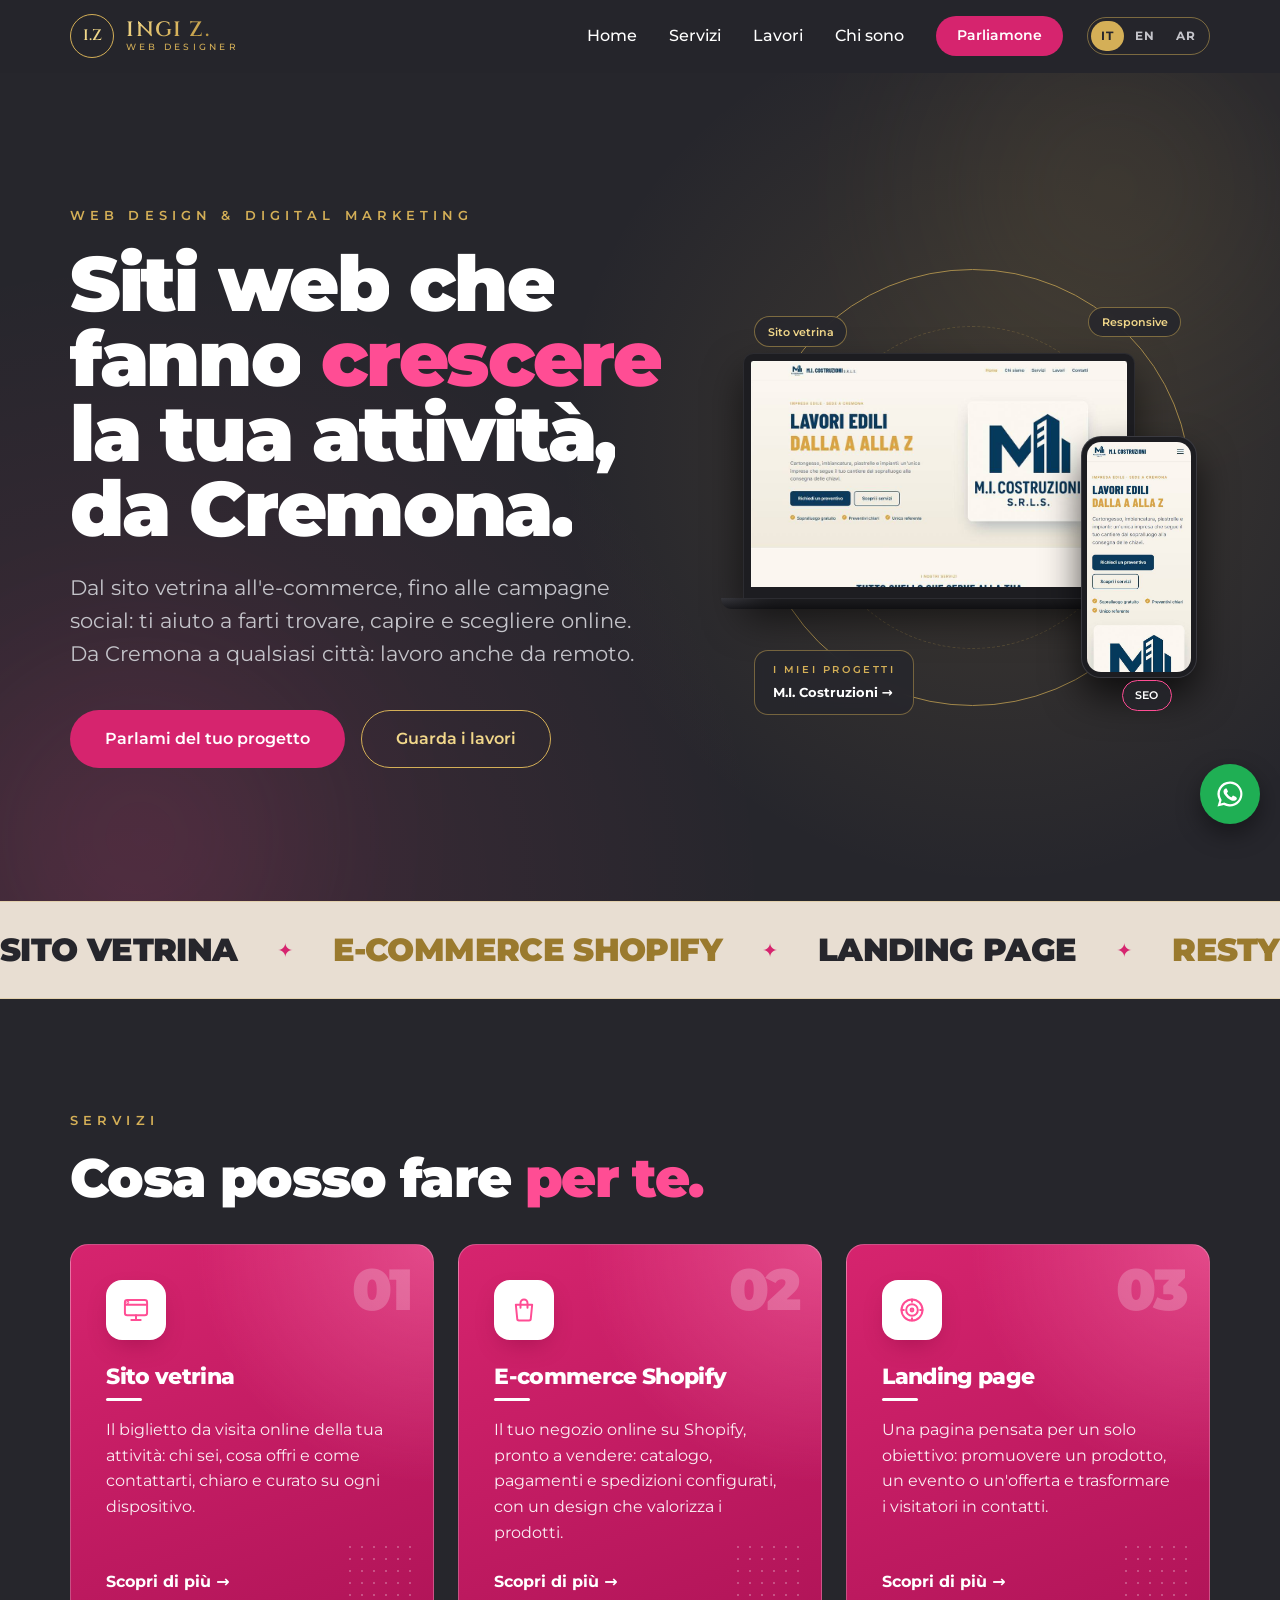
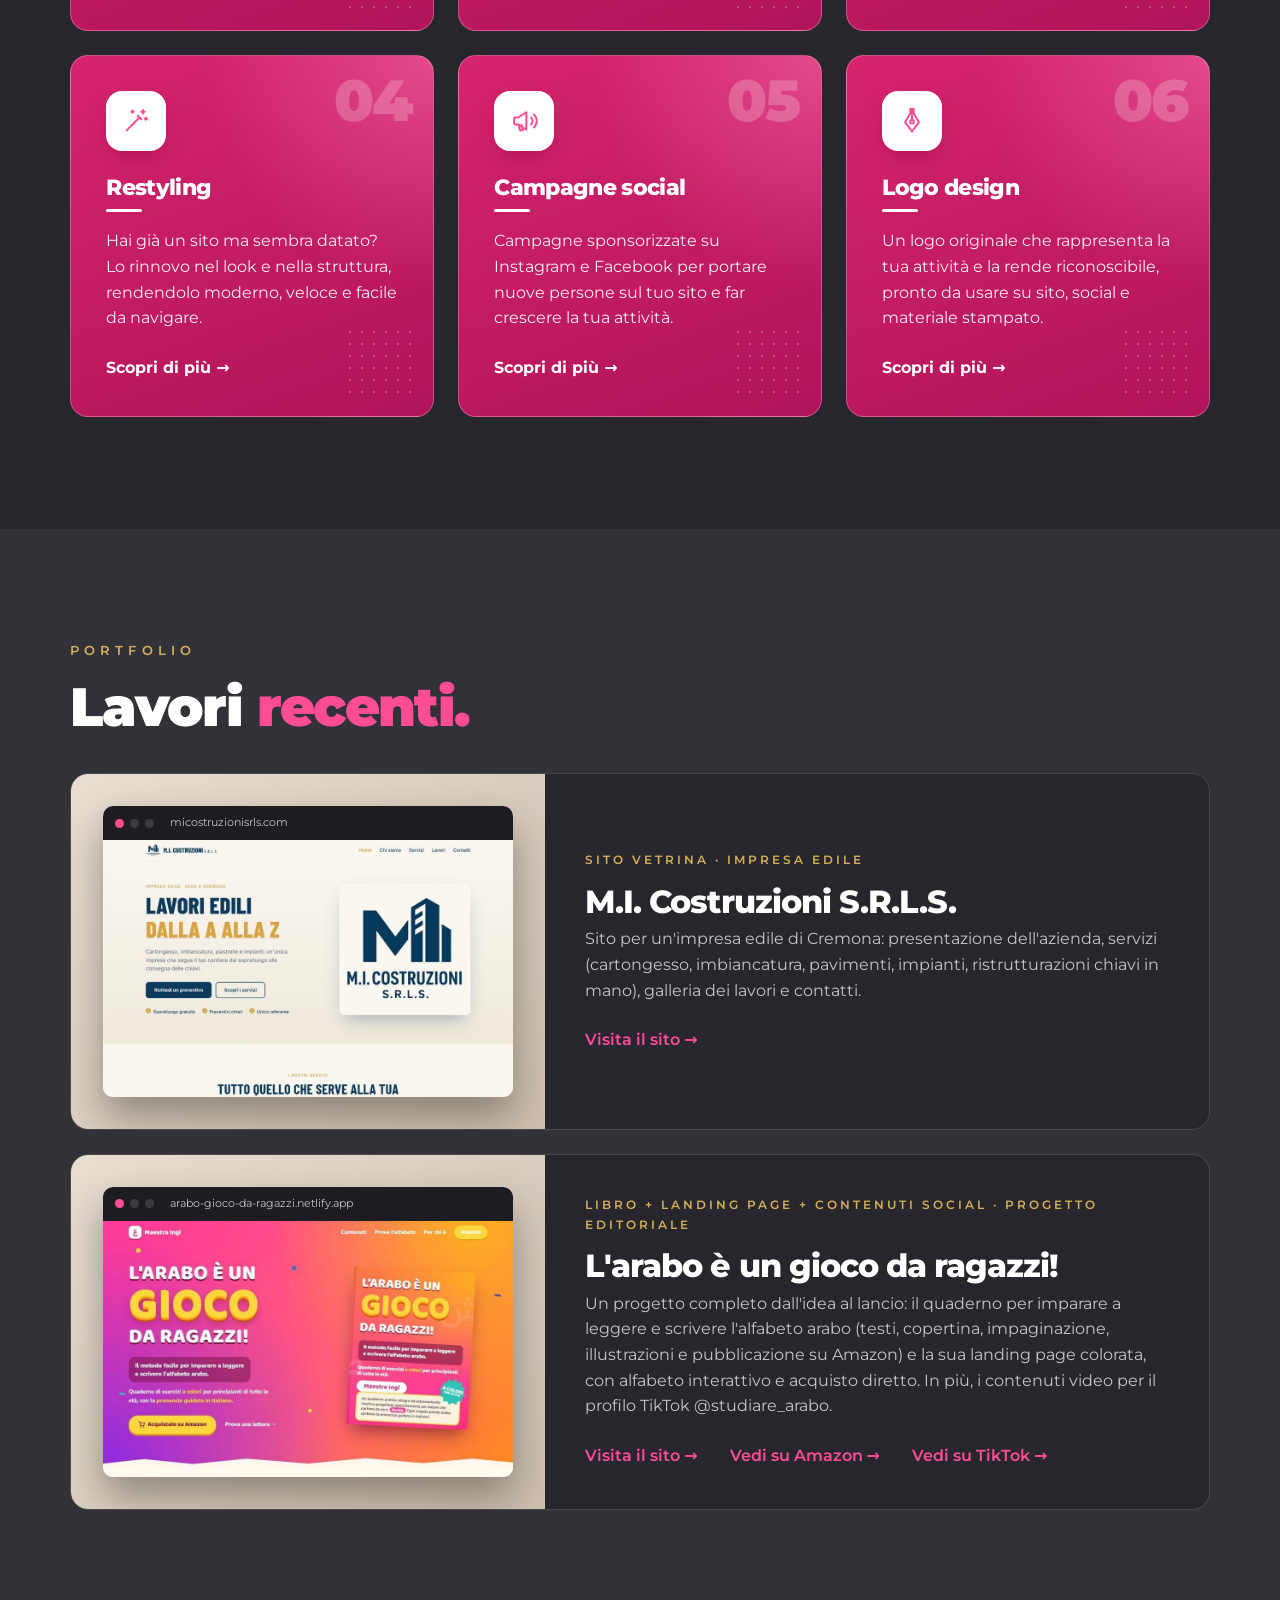
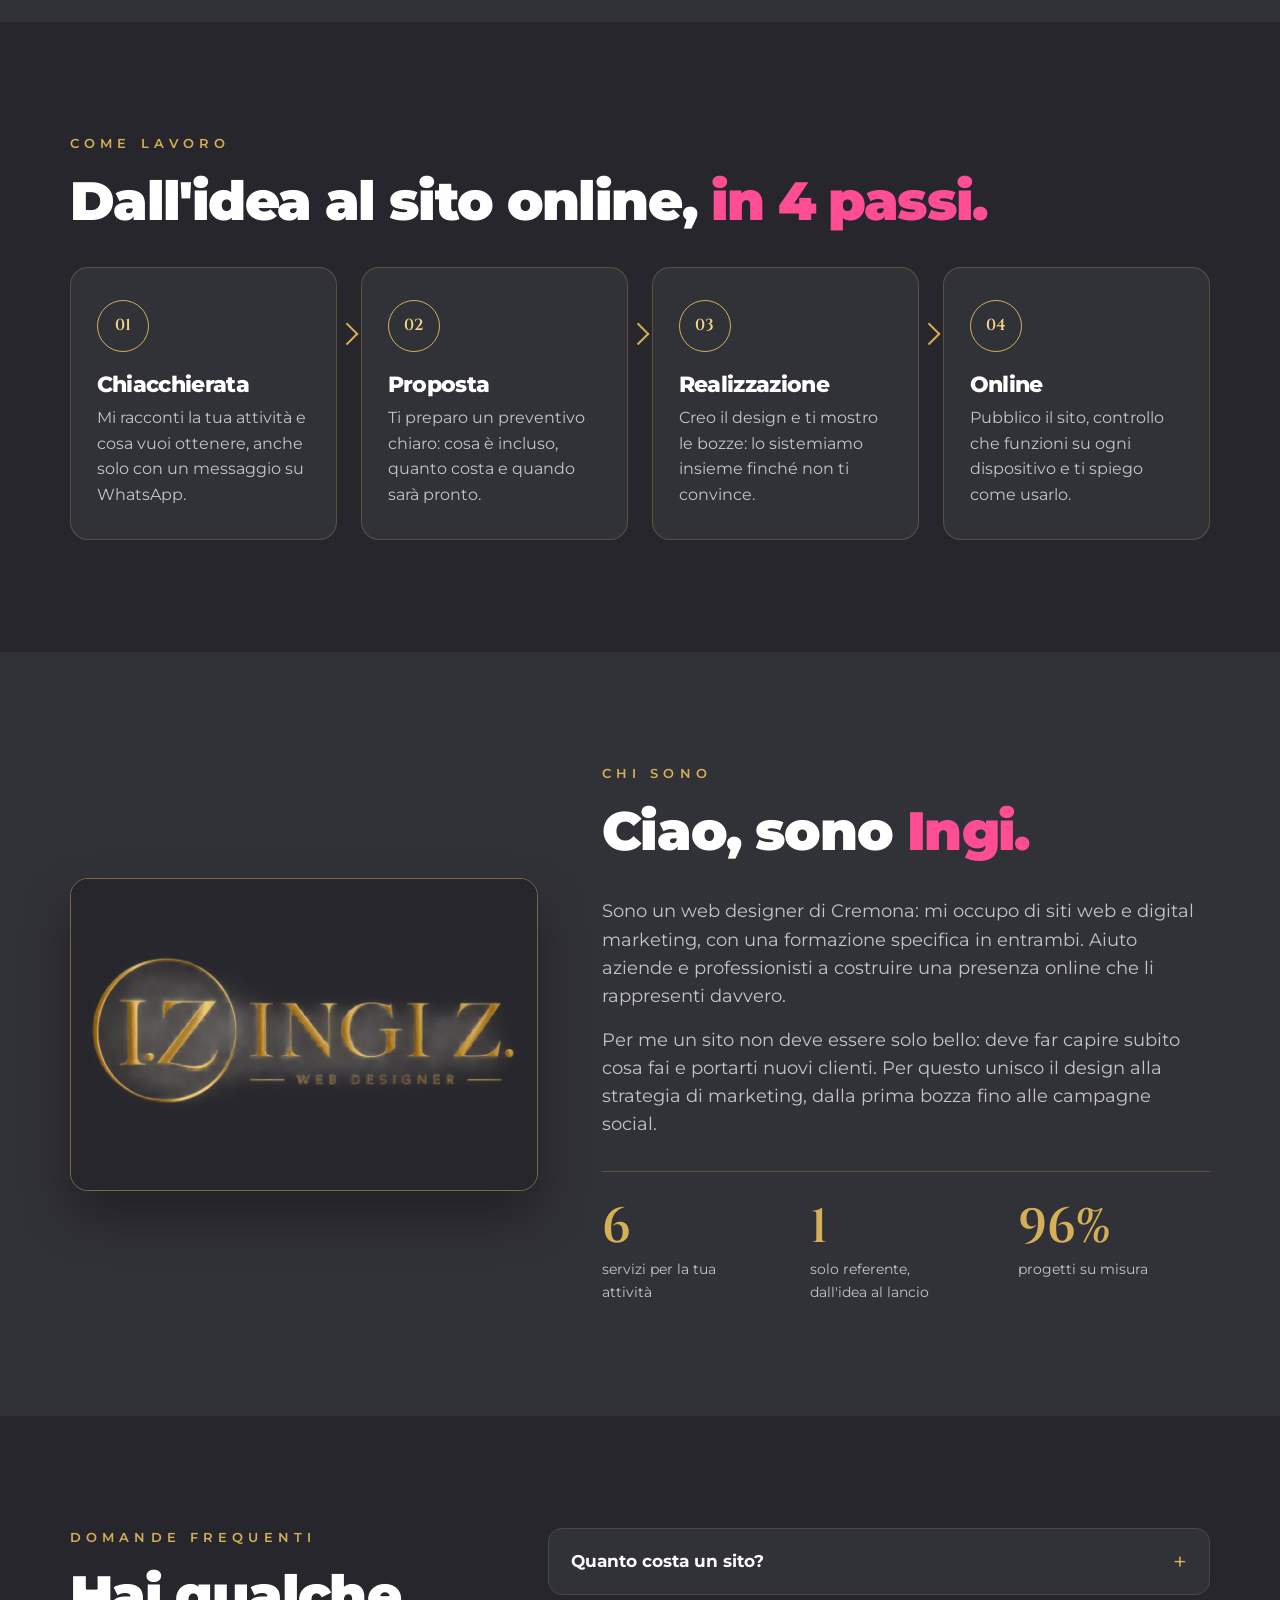
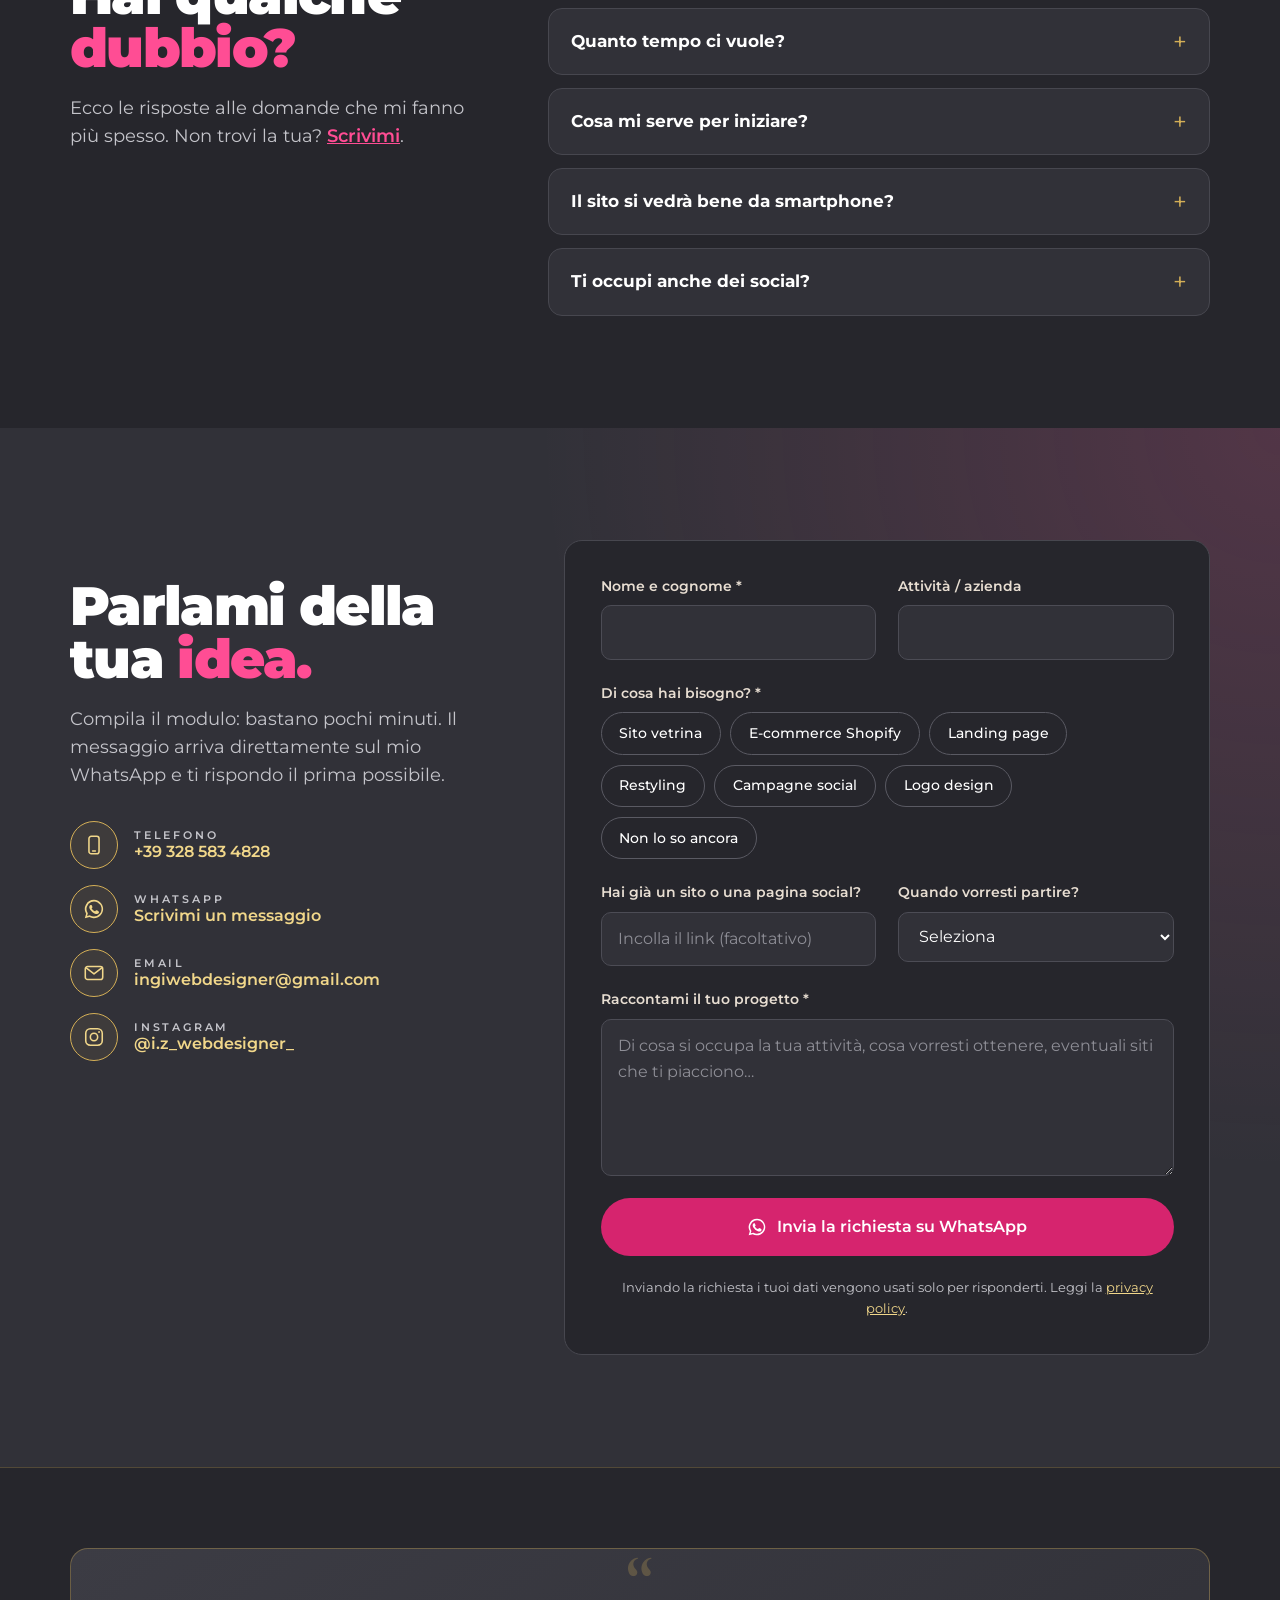
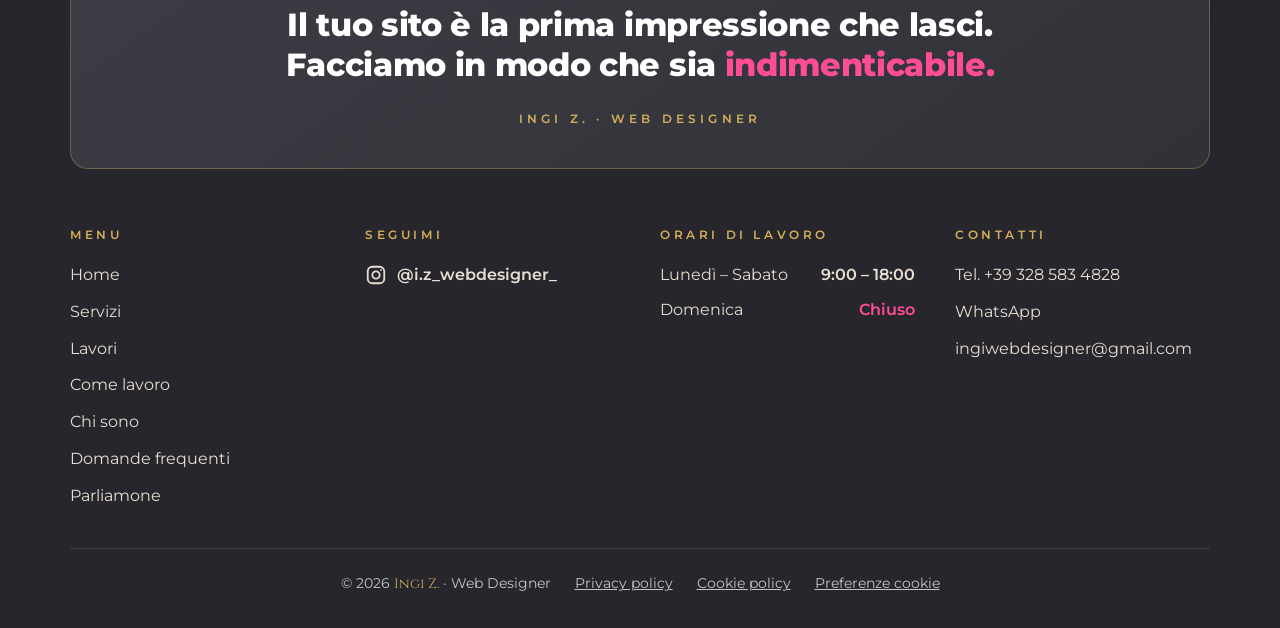
<file: index.html>
<!doctype html>
<html lang="it">
<head>
  <meta charset="utf-8">
  <meta name="viewport" content="width=device-width, initial-scale=1">
  <!-- Banner cookie di iubenda (Cookie Solution) -->
  <script type="text/javascript" src="https://embeds.iubenda.com/widgets/b3b975a0-d381-461b-8235-f66fe12b04c7.js"></script>
  <title>Web Designer a Cremona | Siti web, e-commerce e landing page – Ingi Z.</title>
  <link rel="icon" href="assets/favicon.svg" type="image/svg+xml">
  <link rel="apple-touch-icon" href="assets/apple-touch-icon.png">
  <meta name="description" content="Web designer a Cremona: creo siti vetrina, e-commerce Shopify, landing page e campagne social per aziende e professionisti. Siti veloci, pensati per lo smartphone e per farti trovare su Google. Preventivo gratuito.">
  <meta name="robots" content="index, follow, max-image-preview:large">
  <meta name="theme-color" content="#26262C">
  <link rel="canonical" href="https://ingiwebdesigner.com/">
  <link rel="alternate" hreflang="it" href="https://ingiwebdesigner.com/">
  <link rel="alternate" hreflang="en" href="https://ingiwebdesigner.com/en/">
  <link rel="alternate" hreflang="ar" href="https://ingiwebdesigner.com/ar/">
  <link rel="alternate" hreflang="x-default" href="https://ingiwebdesigner.com/">
  <!-- Anteprima quando il link viene condiviso su WhatsApp e social -->
  <meta property="og:type" content="website">
  <meta property="og:site_name" content="Ingi Z. Web Designer">
  <meta property="og:locale" content="it_IT">
  <meta property="og:locale:alternate" content="en_GB">
  <meta property="og:url" content="https://ingiwebdesigner.com/">
  <meta property="og:title" content="Web Designer a Cremona – Ingi Z.">
  <meta property="og:description" content="Siti web che fanno crescere la tua attività: siti vetrina, e-commerce, landing page e campagne social.">
  <meta property="og:image" content="https://ingiwebdesigner.com/assets/logo-izwd.jpg">
  <meta property="og:image:width" content="960">
  <meta property="og:image:height" content="640">
  <meta property="og:image:alt" content="Logo Ingi Z. Web Designer">
  <meta name="twitter:card" content="summary_large_image">
  <link rel="preload" href="assets/fonts/montserrat.woff2" as="font" type="font/woff2" crossorigin>
  <link rel="stylesheet" href="style.css">
  <!-- Dati strutturati: dicono a Google chi sei, dove lavori e come contattarti -->
  <script type="application/ld+json">
  {
    "@context": "https://schema.org",
    "@graph": [
      {
        "@type": "ProfessionalService",
        "@id": "https://ingiwebdesigner.com/#business",
        "name": "Ingi Z. Web Designer",
        "url": "https://ingiwebdesigner.com/",
        "image": "https://ingiwebdesigner.com/assets/logo-izwd.jpg",
        "logo": "https://ingiwebdesigner.com/assets/logo-izwd.jpg",
        "description": "Web designer a Cremona: siti vetrina, e-commerce Shopify, landing page, restyling, logo e campagne social per aziende e professionisti.",
        "telephone": "+39 328 583 4828",
        "email": "ingiwebdesigner@gmail.com",
        "address": { "@type": "PostalAddress", "addressLocality": "Cremona", "postalCode": "26100", "addressRegion": "CR", "addressCountry": "IT" },
        "areaServed": [
          { "@type": "City", "name": "Cremona" },
          { "@type": "AdministrativeArea", "name": "Lombardia" },
          { "@type": "Country", "name": "Italia" }
        ],
        "knowsLanguage": ["it", "en", "ar"],
        "sameAs": ["https://www.instagram.com/i.z_webdesigner_/"],
        "hasOfferCatalog": {
          "@type": "OfferCatalog",
          "name": "Servizi di web design",
          "itemListElement": [
            { "@type": "Offer", "itemOffered": { "@type": "Service", "name": "Sito vetrina" } },
            { "@type": "Offer", "itemOffered": { "@type": "Service", "name": "E-commerce Shopify" } },
            { "@type": "Offer", "itemOffered": { "@type": "Service", "name": "Landing page" } },
            { "@type": "Offer", "itemOffered": { "@type": "Service", "name": "Restyling di siti web" } },
            { "@type": "Offer", "itemOffered": { "@type": "Service", "name": "Campagne social" } },
            { "@type": "Offer", "itemOffered": { "@type": "Service", "name": "Logo design" } }
          ]
        }
      },
      {
        "@type": "WebSite",
        "@id": "https://ingiwebdesigner.com/#website",
        "url": "https://ingiwebdesigner.com/",
        "name": "Ingi Z. Web Designer",
        "inLanguage": ["it", "en", "ar"],
        "publisher": { "@id": "https://ingiwebdesigner.com/#business" }
      }
    ]
  }
  </script>
</head>
<body>
  <a href="#contenuto" class="skip-link">Vai al contenuto</a>

  <!-- NAV -->
  <header class="nav">
    <div class="container nav__inner">
      <a href="#" class="logo" aria-label="Ingi Z. Web Designer">
        <span class="logo__mark">I.Z</span>
        <span class="logo__text">
          <span class="logo__name">INGI Z.</span>
          <span class="logo__tag">Web Designer</span>
        </span>
      </a>
      <nav class="nav__links">
        <a href="#">Home</a>
        <a href="#servizi">Servizi</a>
        <a href="#lavori">Lavori</a>
        <a href="#chi-sono">Chi sono</a>
        <a href="#contatti" class="btn btn--small">Parliamone</a>
      </nav>
      <div class="lang" aria-label="Lingua">
        <a href="index.html" aria-current="page">IT</a>
        <a href="en/index.html" hreflang="en" lang="en" title="English">EN</a>
        <a href="ar/index.html" hreflang="ar" lang="ar" dir="rtl" title="العربية">AR</a>
      </div>
      <button class="nav__toggle" type="button" aria-label="Apri il menu" aria-expanded="false" aria-controls="menu-mobile">
        <span></span><span></span><span></span>
      </button>
    </div>
  </header>

  <!-- Menu mobile a scomparsa -->
  <div class="drawer" id="menu-mobile">
    <div class="drawer__backdrop"></div>
    <aside class="drawer__panel" aria-label="Menu">
      <div class="drawer__head">
        <span class="logo__mark">I.Z</span>
        <button class="drawer__close" type="button" aria-label="Chiudi il menu">&times;</button>
      </div>
      <nav class="drawer__links">
        <a href="#"><span>01</span>Home</a>
        <a href="#servizi"><span>02</span>Servizi</a>
        <a href="#lavori"><span>03</span>Lavori</a>
        <a href="#metodo"><span>04</span>Come lavoro</a>
        <a href="#chi-sono"><span>05</span>Chi sono</a>
        <a href="#faq"><span>06</span>Domande</a>
        <a href="#contatti"><span>07</span>Contatti</a>
      </nav>
      <div class="lang lang--drawer" aria-label="Lingua">
        <a href="index.html" aria-current="page">Italiano</a>
        <a href="en/index.html" hreflang="en" lang="en">English</a>
        <a href="ar/index.html" hreflang="ar" lang="ar" dir="rtl">العربية</a>
      </div>
      <a href="#contatti" class="btn drawer__cta">Parliamone</a>
    </aside>
  </div>

  <main id="contenuto">
  <!-- HERO -->
  <section class="hero">
    <div class="container hero__inner">
      <div class="hero__content">
        <p class="eyebrow">Web design &amp; digital marketing</p>
        <h1>Siti web che fanno <span class="accent">crescere</span> la tua attività, da Cremona.</h1>
        <p class="hero__sub">Dal sito vetrina all'e-commerce, fino alle campagne social: ti aiuto a farti trovare, capire e scegliere online. Da Cremona a qualsiasi città: lavoro anche da remoto.</p>
        <div class="hero__actions">
          <a href="#contatti" class="btn">Parlami del tuo progetto</a>
          <a href="#lavori" class="btn btn--ghost">Guarda i lavori</a>
        </div>
      </div>
      <div class="mockups">
        <span class="hero__emblem-ring"></span>
        <span class="hero__emblem-ring hero__emblem-ring--inner"></span>

        <!-- Laptop e telefono con i progetti realizzati: la pagina scorre da sola -->
        <div class="laptop">
          <div class="laptop__screen">
            <img class="shot" src="assets/lavori/micostruzioni-desktop.jpg" alt="">
          </div>
          <div class="laptop__base"></div>
        </div>

        <div class="phone">
          <div class="phone__screen">
            <img class="shot shot--phone" src="assets/lavori/micostruzioni-mobile.jpg" alt="">
          </div>
        </div>

        <a href="#lavori" class="mockups__caption">
          <span class="mockups__caption-tag">I miei progetti</span>
          <span><span class="mockups__caption-name">M.I. Costruzioni</span> &rarr;</span>
        </a>

        <span class="badge badge--1" aria-hidden="true">Responsive</span>
        <span class="badge badge--2" aria-hidden="true">Sito vetrina</span>
        <span class="badge badge--3" aria-hidden="true">SEO</span>
      </div>
    </div>
  </section>

  <!-- Fascia scorrevole con i servizi (decorativa) -->
  <div class="marquee" aria-hidden="true">
    <div class="marquee__track">
      <span>Sito vetrina</span><i>✦</i><span>E-commerce Shopify</span><i>✦</i><span>Landing page</span><i>✦</i><span>Restyling</span><i>✦</i><span>Campagne social</span><i>✦</i><span>Logo design</span><i>✦</i>
    </div>
  </div>

  <!-- SERVIZI -->
  <section id="servizi" class="section">
    <div class="container">
      <p class="eyebrow">SERVIZI</p>
      <h2>Cosa posso fare <span class="accent">per te.</span></h2>
      <div class="grid grid--services">
        <article class="card" data-servizio="Sito vetrina">
          <span class="card__num">01</span>
          <span class="card__icon" aria-hidden="true">
            <svg viewBox="0 0 24 24"><rect x="2.5" y="3.5" width="19" height="13" rx="2"/><path d="M8 20.5h8M12 16.5v4M2.5 7.5h19"/><circle cx="5" cy="5.5" r=".4"/></svg>
          </span>
          <h3>Sito vetrina</h3>
          <p>Il biglietto da visita online della tua attività: chi sei, cosa offri e come contattarti, chiaro e curato su ogni dispositivo.</p>
          <button type="button" class="card__more">Scopri di più <span aria-hidden="true">&rarr;</span></button>
          <template>
            <p>Il sito vetrina è la base della tua presenza online: il posto dove i clienti ti trovano, capiscono cosa fai e decidono di contattarti.</p>
            <h4>Cosa include</h4>
            <ul>
              <li>Design su misura, coerente con la tua immagine</li>
              <li>Pagine principali: home, chi siamo, servizi, galleria, contatti</li>
              <li>Versione perfetta per smartphone e tablet</li>
              <li>Pulsanti per chiamare, WhatsApp e mappa</li>
              <li>Ottimizzazione di base per Google (SEO)</li>
            </ul>
            <h4>Ideale per</h4>
            <p>Artigiani, imprese, studi professionali, negozi e attività locali.</p>
          </template>
        </article>
        <article class="card" data-servizio="E-commerce Shopify">
          <span class="card__num">02</span>
          <span class="card__icon" aria-hidden="true">
            <svg viewBox="0 0 24 24"><path d="M5 7.5h14l-1.2 12a1.5 1.5 0 0 1-1.5 1.5H7.7a1.5 1.5 0 0 1-1.5-1.5z"/><path d="M9 10V6a3 3 0 0 1 6 0v4"/></svg>
          </span>
          <h3>E-commerce Shopify</h3>
          <p>Il tuo negozio online su Shopify, pronto a vendere: catalogo, pagamenti e spedizioni configurati, con un design che valorizza i prodotti.</p>
          <button type="button" class="card__more">Scopri di più <span aria-hidden="true">&rarr;</span></button>
          <template>
            <p>Shopify è una delle piattaforme più usate al mondo per vendere online: sicura, semplice da gestire anche per chi non è esperto.</p>
            <h4>Cosa include</h4>
            <ul>
              <li>Configurazione completa del negozio Shopify</li>
              <li>Tema personalizzato con i colori del tuo brand</li>
              <li>Caricamento prodotti, categorie e varianti</li>
              <li>Pagamenti, spedizioni e pagine legali</li>
              <li>Spiegazione su come gestire ordini e prodotti in autonomia</li>
            </ul>
            <h4>Ideale per</h4>
            <p>Chi vuole iniziare a vendere online o portare il proprio negozio fisico sul web.</p>
          </template>
        </article>
        <article class="card" data-servizio="Landing page">
          <span class="card__num">03</span>
          <span class="card__icon" aria-hidden="true">
            <svg viewBox="0 0 24 24"><circle cx="12" cy="12" r="9"/><circle cx="12" cy="12" r="5"/><circle cx="12" cy="12" r="1.2"/><path d="M12 3v2M12 19v2M3 12h2M19 12h2"/></svg>
          </span>
          <h3>Landing page</h3>
          <p>Una pagina pensata per un solo obiettivo: promuovere un prodotto, un evento o un'offerta e trasformare i visitatori in contatti.</p>
          <button type="button" class="card__more">Scopri di più <span aria-hidden="true">&rarr;</span></button>
          <template>
            <p>Una landing page porta il visitatore dritto al punto, senza distrazioni: è lo strumento perfetto da abbinare alle campagne sponsorizzate.</p>
            <h4>Cosa include</h4>
            <ul>
              <li>Struttura studiata per convincere e far agire</li>
              <li>Testi chiari e inviti all'azione ben visibili</li>
              <li>Modulo di contatto o collegamento a WhatsApp</li>
              <li>Caricamento veloce, anche da smartphone</li>
              <li>Predisposizione per il monitoraggio dei risultati</li>
            </ul>
            <h4>Ideale per</h4>
            <p>Lancio di prodotti, promozioni, eventi, raccolta contatti.</p>
          </template>
        </article>
        <article class="card" data-servizio="Restyling">
          <span class="card__num">04</span>
          <span class="card__icon" aria-hidden="true">
            <svg viewBox="0 0 24 24"><path d="M4 20 15 9M13.5 7.5l3 3"/><path d="M18 2.5v3M16.5 4h3M20.5 9v2M19.5 10h2M9 3v2M8 4h2"/></svg>
          </span>
          <h3>Restyling</h3>
          <p>Hai già un sito ma sembra datato? Lo rinnovo nel look e nella struttura, rendendolo moderno, veloce e facile da navigare.</p>
          <button type="button" class="card__more">Scopri di più <span aria-hidden="true">&rarr;</span></button>
          <template>
            <p>Un sito vecchio o lento fa perdere clienti. Con il restyling lo trasformo in uno strumento moderno che lavora davvero per te.</p>
            <h4>Cosa include</h4>
            <ul>
              <li>Analisi del sito attuale e dei punti da migliorare</li>
              <li>Nuovo design moderno e coerente con il tuo brand</li>
              <li>Struttura più chiara e semplice da navigare</li>
              <li>Ottimizzazione per smartphone e velocità</li>
              <li>Recupero dei contenuti che già funzionano</li>
            </ul>
            <h4>Ideale per</h4>
            <p>Chi ha un sito datato, poco leggibile da telefono o che non porta contatti.</p>
          </template>
        </article>
        <article class="card" data-servizio="Campagne social">
          <span class="card__num">05</span>
          <span class="card__icon" aria-hidden="true">
            <svg viewBox="0 0 24 24"><path d="M3.5 10v4a1 1 0 0 0 1 1H7l7 4.5v-15L7 9H4.5a1 1 0 0 0-1 1z"/><path d="M7.5 15l1 5h2.5l-1-4.5M18 9a4 4 0 0 1 0 6M20.5 6.5a7.5 7.5 0 0 1 0 11"/></svg>
          </span>
          <h3>Campagne social</h3>
          <p>Campagne sponsorizzate su Instagram e Facebook per portare nuove persone sul tuo sito e far crescere la tua attività.</p>
          <button type="button" class="card__more">Scopri di più <span aria-hidden="true">&rarr;</span></button>
          <template>
            <p>Con le campagne sponsorizzate la tua attività arriva alle persone giuste, nella tua zona o in tutta Italia.</p>
            <h4>Cosa include</h4>
            <ul>
              <li>Definizione dell'obiettivo e del pubblico</li>
              <li>Creazione di grafiche e testi per le inserzioni</li>
              <li>Impostazione delle campagne su Instagram e Facebook</li>
              <li>Monitoraggio e ottimizzazione durante la campagna</li>
              <li>Resoconto finale dei risultati</li>
            </ul>
            <h4>Ideale per</h4>
            <p>Chi vuole più contatti, più visite al sito o farsi conoscere in poco tempo.</p>
          </template>
        </article>
        <article class="card" data-servizio="Logo design">
          <span class="card__num">06</span>
          <span class="card__icon" aria-hidden="true">
            <svg viewBox="0 0 24 24"><path d="M12 3 6 13l6 8 6-8z"/><circle cx="12" cy="12.5" r="1.6"/><path d="M12 3v7.9"/><rect x="10.5" y="1.5" width="3" height="3" rx=".5"/></svg>
          </span>
          <h3>Logo design</h3>
          <p>Un logo originale che rappresenta la tua attività e la rende riconoscibile, pronto da usare su sito, social e materiale stampato.</p>
          <button type="button" class="card__more">Scopri di più <span aria-hidden="true">&rarr;</span></button>
          <template>
            <p>Il logo è la prima cosa che le persone ricordano di te. Lo creo partendo dalla tua storia e dai tuoi valori.</p>
            <h4>Cosa include</h4>
            <ul>
              <li>Studio della tua attività e del tuo settore</li>
              <li>Proposte grafiche originali</li>
              <li>Revisioni fino al risultato che ti convince</li>
              <li>Versioni a colori, in bianco e nero e per i social</li>
              <li>File pronti per web e stampa</li>
            </ul>
            <h4>Ideale per</h4>
            <p>Nuove attività o chi vuole rinnovare la propria immagine.</p>
          </template>
        </article>
      </div>

      <dialog class="modal" id="modal-servizio" aria-labelledby="modal-title">
        <button type="button" class="modal__close" aria-label="Chiudi">&times;</button>
        <span class="modal__num"></span>
        <h3 id="modal-title"></h3>
        <div class="modal__body"></div>
        <a href="#contatti" class="btn modal__cta">Parlami del tuo progetto</a>
      </dialog>
    </div>
  </section>

  <!-- LAVORI -->
  <section id="lavori" class="section section--alt">
    <div class="container">
      <p class="eyebrow">PORTFOLIO</p>
      <h2>Lavori <span class="accent">recenti.</span></h2>
      <div class="works">
        <a href="https://micostruzionisrls.com" class="work" target="_blank" rel="noopener">
          <div class="work__visual">
            <div class="browser">
              <div class="browser__bar"><i></i><i></i><i></i><span>micostruzionisrls.com</span></div>
              <div class="browser__view">
                <img src="assets/lavori/micostruzioni-desktop.jpg" alt="Anteprima del sito M.I. Costruzioni" loading="lazy">
              </div>
            </div>
          </div>
          <div class="work__body">
            <span class="work__tag">Sito vetrina · Impresa edile</span>
            <h3>M.I. Costruzioni S.R.L.S.</h3>
            <p>Sito per un'impresa edile di Cremona: presentazione dell'azienda, servizi (cartongesso, imbiancatura, pavimenti, impianti, ristrutturazioni chiavi in mano), galleria dei lavori e contatti.</p>
            <span class="work__link">Visita il sito &rarr;</span>
          </div>
        </a>

        <!-- Progetto doppio (libro + landing): due link separati, quindi il blocco non è un unico link -->
        <div class="work">
          <a href="https://arabo-gioco-da-ragazzi.netlify.app/" class="work__visual" target="_blank" rel="noopener" tabindex="-1" aria-hidden="true">
            <div class="browser">
              <div class="browser__bar"><i></i><i></i><i></i><span>arabo-gioco-da-ragazzi.netlify.app</span></div>
              <div class="browser__view">
                <img src="assets/lavori/arabo-landing-desktop.jpg" alt="" loading="lazy">
              </div>
            </div>
          </a>
          <div class="work__body">
            <span class="work__tag">Libro + Landing page + Contenuti social · Progetto editoriale</span>
            <h3>L'arabo è un gioco da ragazzi!</h3>
            <p>Un progetto completo dall'idea al lancio: il quaderno per imparare a leggere e scrivere l'alfabeto arabo (testi, copertina, impaginazione, illustrazioni e pubblicazione su Amazon) e la sua landing page colorata, con alfabeto interattivo e acquisto diretto. In più, i contenuti video per il profilo TikTok @studiare_arabo.</p>
            <div class="work__links">
              <a href="https://arabo-gioco-da-ragazzi.netlify.app/" class="work__link" target="_blank" rel="noopener">Visita il sito &rarr;</a>
              <a href="https://amzn.eu/d/0giFYmPg" class="work__link" target="_blank" rel="noopener">Vedi su Amazon &rarr;</a>
              <a href="https://www.tiktok.com/@studiare_arabo" class="work__link" target="_blank" rel="noopener">Vedi su TikTok &rarr;</a>
            </div>
          </div>
        </div>
      </div>
    </div>
  </section>

  <!-- COME LAVORO -->
  <section id="metodo" class="section">
    <div class="container">
      <p class="eyebrow">COME LAVORO</p>
      <h2>Dall'idea al sito online, <span class="accent">in 4 passi.</span></h2>
      <ol class="steps">
        <li class="step">
          <span class="step__num">01</span>
          <h3>Chiacchierata</h3>
          <p>Mi racconti la tua attività e cosa vuoi ottenere, anche solo con un messaggio su WhatsApp.</p>
        </li>
        <li class="step">
          <span class="step__num">02</span>
          <h3>Proposta</h3>
          <p>Ti preparo un preventivo chiaro: cosa è incluso, quanto costa e quando sarà pronto.</p>
        </li>
        <li class="step">
          <span class="step__num">03</span>
          <h3>Realizzazione</h3>
          <p>Creo il design e ti mostro le bozze: lo sistemiamo insieme finché non ti convince.</p>
        </li>
        <li class="step">
          <span class="step__num">04</span>
          <h3>Online</h3>
          <p>Pubblico il sito, controllo che funzioni su ogni dispositivo e ti spiego come usarlo.</p>
        </li>
      </ol>
    </div>
  </section>

  <!-- CHI SONO -->
  <section id="chi-sono" class="section section--alt">
    <div class="container about">
      <img class="about__logo" src="assets/logo-izwd.jpg" alt="Logo Ingi Z. Web Designer" width="960" height="640" loading="lazy">
      <div>
        <p class="eyebrow">CHI SONO</p>
        <h2>Ciao, sono <span class="accent">Ingi.</span></h2>
        <p>Sono un web designer di Cremona: mi occupo di siti web e digital marketing, con una formazione specifica in entrambi. Aiuto aziende e professionisti a costruire una presenza online che li rappresenti davvero.</p>
        <p>Per me un sito non deve essere solo bello: deve far capire subito cosa fai e portarti nuovi clienti. Per questo unisco il design alla strategia di marketing, dalla prima bozza fino alle campagne social.</p>
        <div class="stats">
          <div class="stat"><span class="stat__num">6</span><span class="stat__label">servizi per la tua attività</span></div>
          <div class="stat"><span class="stat__num">1</span><span class="stat__label">solo referente, dall'idea al lancio</span></div>
          <div class="stat"><span class="stat__num">100%</span><span class="stat__label">progetti su misura</span></div>
        </div>
      </div>
    </div>
  </section>

  <!-- RECENSIONI: nascosta finché non ci sono recensioni vere.
       Per mostrarla togli "hidden" qui sotto e sostituisci i testi tra parentesi quadre. -->
  <section id="recensioni" class="section" hidden>
    <div class="container">
      <p class="eyebrow">DICONO DI ME</p>
      <h2>Clienti <span class="accent">soddisfatti.</span></h2>
      <div class="grid">
        <figure class="review">
          <blockquote>[Testo della recensione del cliente]</blockquote>
          <figcaption><strong>[Nome Cognome]</strong><span>[Attività · Città]</span></figcaption>
        </figure>
        <figure class="review">
          <blockquote>[Testo della recensione del cliente]</blockquote>
          <figcaption><strong>[Nome Cognome]</strong><span>[Attività · Città]</span></figcaption>
        </figure>
        <figure class="review">
          <blockquote>[Testo della recensione del cliente]</blockquote>
          <figcaption><strong>[Nome Cognome]</strong><span>[Attività · Città]</span></figcaption>
        </figure>
      </div>
    </div>
  </section>

  <!-- DOMANDE FREQUENTI -->
  <section id="faq" class="section">
    <div class="container faq">
      <div>
        <p class="eyebrow">DOMANDE FREQUENTI</p>
        <h2>Hai qualche <span class="accent">dubbio?</span></h2>
        <p class="faq__intro">Ecco le risposte alle domande che mi fanno più spesso. Non trovi la tua? <a href="#contatti">Scrivimi</a>.</p>
      </div>
      <div class="faq__list">
        <details class="faq__item">
          <summary>Quanto costa un sito?</summary>
          <p>Dipende da cosa ti serve: quante pagine, quali funzioni, se devo occuparmi anche di testi e foto. Raccontami il progetto e ti preparo un preventivo su misura, chiaro e senza sorprese.</p>
        </details>
        <details class="faq__item">
          <summary>Quanto tempo ci vuole?</summary>
          <p>Dipende dal progetto: una landing page richiede meno tempo di un e-commerce. Nel preventivo trovi sempre i tempi di consegna, così sai da subito quando sarai online.</p>
        </details>
        <details class="faq__item">
          <summary>Cosa mi serve per iniziare?</summary>
          <p>Basta un'idea di cosa vuoi comunicare. Se hai già logo, testi e foto li usiamo; se mancano, ti aiuto a prepararli.</p>
        </details>
        <details class="faq__item">
          <summary>Il sito si vedrà bene da smartphone?</summary>
          <p>Sì: ogni progetto è pensato prima di tutto per il telefono, da dove arriva la maggior parte delle visite, e poi adattato a tablet e computer.</p>
        </details>
        <details class="faq__item">
          <summary>Ti occupi anche dei social?</summary>
          <p>Sì: creo e gestisco campagne sponsorizzate su Instagram e Facebook, per portare nuove persone sul tuo sito e far crescere la tua attività.</p>
        </details>
      </div>
    </div>
  </section>

  <!-- CONTATTI -->
  <section id="contatti" class="section contact">
    <div class="container contact__inner">
      <div class="contact__intro">
        <p class="eyebrow">Contatti</p>
        <h2>Parlami della tua <span class="accent">idea.</span></h2>
        <p>Compila il modulo: bastano pochi minuti. Il messaggio arriva direttamente sul mio WhatsApp e ti rispondo il prima possibile.</p>
        <div class="contact__direct">
          <a href="tel:+393285834828">
            <span class="contact__icon" aria-hidden="true">
              <svg viewBox="0 0 24 24"><rect x="6.5" y="2.5" width="11" height="19" rx="2.5"/><path d="M10.5 18.5h3"/></svg>
            </span>
            <span><small>Telefono</small>+39 328 583 4828</span>
          </a>
          <a href="https://wa.me/393285834828" target="_blank" rel="noopener">
            <span class="contact__icon" aria-hidden="true">
              <svg viewBox="0 0 24 24"><path class="fill" d="M12 2a10 10 0 0 0-8.6 15.1L2 22l5-1.3A10 10 0 1 0 12 2zm0 18.2a8.2 8.2 0 0 1-4.2-1.2l-.3-.2-3 .8.8-2.9-.2-.3A8.2 8.2 0 1 1 12 20.2zm4.5-6.1c-.2-.1-1.5-.7-1.7-.8-.2-.1-.4-.1-.6.1l-.8 1c-.1.2-.3.2-.5.1a6.7 6.7 0 0 1-3.3-2.9c-.3-.4.2-.4.7-1.4.1-.2 0-.3 0-.4l-.8-1.8c-.2-.5-.4-.4-.6-.4h-.5a1 1 0 0 0-.7.3 3 3 0 0 0-.9 2.2 5.2 5.2 0 0 0 1.1 2.7 11.8 11.8 0 0 0 4.5 4c1.7.7 2.3.8 3.2.6.5-.1 1.5-.6 1.7-1.2.2-.6.2-1.1.2-1.2-.1-.1-.3-.2-.5-.3z"/></svg>
            </span>
            <span><small>WhatsApp</small>Scrivimi un messaggio</span>
          </a>
          <a href="mailto:ingiwebdesigner@gmail.com">
            <span class="contact__icon" aria-hidden="true">
              <svg viewBox="0 0 24 24"><rect x="2.5" y="5" width="19" height="14" rx="2.5"/><path d="m3.5 6.5 8.5 6.5 8.5-6.5"/></svg>
            </span>
            <span><small>Email</small>ingiwebdesigner@gmail.com</span>
          </a>
          <a href="https://www.instagram.com/i.z_webdesigner_/" target="_blank" rel="noopener">
            <span class="contact__icon" aria-hidden="true">
              <svg viewBox="0 0 24 24"><rect x="3" y="3" width="18" height="18" rx="5"/><circle cx="12" cy="12" r="4"/><circle class="fill" cx="17.5" cy="6.5" r="1"/></svg>
            </span>
            <span><small>Instagram</small>@i.z_webdesigner_</span>
          </a>
        </div>
      </div>

      <form class="form" id="richiesta" novalidate>
        <div class="form__row">
          <label class="field">
            <span>Nome e cognome *</span>
            <input type="text" name="nome" required autocomplete="name">
          </label>
          <label class="field">
            <span>Attività / azienda</span>
            <input type="text" name="attivita" autocomplete="organization">
          </label>
        </div>

        <fieldset class="field">
          <legend>Di cosa hai bisogno? *</legend>
          <div class="chips">
            <label class="chip"><input type="checkbox" name="servizi" value="Sito vetrina"><span>Sito vetrina</span></label>
            <label class="chip"><input type="checkbox" name="servizi" value="E-commerce Shopify"><span>E-commerce Shopify</span></label>
            <label class="chip"><input type="checkbox" name="servizi" value="Landing page"><span>Landing page</span></label>
            <label class="chip"><input type="checkbox" name="servizi" value="Restyling"><span>Restyling</span></label>
            <label class="chip"><input type="checkbox" name="servizi" value="Campagne social"><span>Campagne social</span></label>
            <label class="chip"><input type="checkbox" name="servizi" value="Logo design"><span>Logo design</span></label>
            <label class="chip"><input type="checkbox" name="servizi" value="Non lo so ancora"><span>Non lo so ancora</span></label>
          </div>
        </fieldset>

        <div class="form__row">
          <label class="field">
            <span>Hai già un sito o una pagina social?</span>
            <input type="text" name="link" placeholder="Incolla il link (facoltativo)">
          </label>
          <label class="field">
            <span>Quando vorresti partire?</span>
            <select name="tempi">
              <option value="">Seleziona</option>
              <option>Il prima possibile</option>
              <option>Entro 1 mese</option>
              <option>Entro 3 mesi</option>
              <option>Sto solo valutando</option>
            </select>
          </label>
        </div>

        <label class="field">
          <span>Raccontami il tuo progetto *</span>
          <textarea name="idea" rows="5" required placeholder="Di cosa si occupa la tua attività, cosa vorresti ottenere, eventuali siti che ti piacciono…"></textarea>
        </label>

        <p class="form__error" id="form-error" role="alert" hidden></p>

        <div class="form__success" id="form-success" role="status" hidden>
          <span class="form__success-icon" aria-hidden="true">&check;</span>
          <div>
            <strong>Grazie, la tua richiesta è pronta!</strong>
            <p>Si è aperto WhatsApp con il tuo messaggio: premi <b>Invia</b> e ti ricontatto il prima possibile.</p>
            <p class="form__success-small">WhatsApp non si è aperto? <a href="#" id="form-success-link" target="_blank" rel="noopener">Clicca qui</a>.</p>
          </div>
        </div>

        <button type="submit" class="btn form__submit">
          <svg viewBox="0 0 24 24" width="20" height="20" fill="currentColor" aria-hidden="true"><path d="M12 2a10 10 0 0 0-8.6 15.1L2 22l5-1.3A10 10 0 1 0 12 2zm0 18.2a8.2 8.2 0 0 1-4.2-1.2l-.3-.2-3 .8.8-2.9-.2-.3A8.2 8.2 0 1 1 12 20.2zm4.5-6.1c-.2-.1-1.5-.7-1.7-.8-.2-.1-.4-.1-.6.1l-.8 1c-.1.2-.3.2-.5.1a6.7 6.7 0 0 1-3.3-2.9c-.3-.4.2-.4.7-1.4.1-.2 0-.3 0-.4l-.8-1.8c-.2-.5-.4-.4-.6-.4h-.5a1 1 0 0 0-.7.3 3 3 0 0 0-.9 2.2 5.2 5.2 0 0 0 1.1 2.7 11.8 11.8 0 0 0 4.5 4c1.7.7 2.3.8 3.2.6.5-.1 1.5-.6 1.7-1.2.2-.6.2-1.1.2-1.2-.1-.1-.3-.2-.5-.3z"/></svg>
          Invia la richiesta su WhatsApp
        </button>
        <p class="form__privacy">Inviando la richiesta i tuoi dati vengono usati solo per risponderti. Leggi la <a href="https://www.iubenda.com/privacy-policy/95318907" target="_blank" rel="noopener">privacy policy</a>.</p>
      </form>
    </div>
  </section>

  </main>

  <footer class="footer">
    <div class="container">
      <blockquote class="footer__quote">
        <span class="footer__quote-mark" aria-hidden="true">&ldquo;</span>
        <p>Il tuo sito è la prima impressione che lasci.<br>Facciamo in modo che sia <span class="accent">indimenticabile.</span></p>
        <cite>Ingi Z. · Web Designer</cite>
      </blockquote>

      <div class="footer__grid">
        <nav class="footer__col" aria-label="Menu del sito">
          <h4>Menu</h4>
          <a href="#">Home</a>
          <a href="#servizi">Servizi</a>
          <a href="#lavori">Lavori</a>
          <a href="#metodo">Come lavoro</a>
          <a href="#chi-sono">Chi sono</a>
          <a href="#faq">Domande frequenti</a>
          <a href="#contatti">Parliamone</a>
        </nav>
        <div class="footer__col">
          <h4>Seguimi</h4>
          <a href="https://www.instagram.com/i.z_webdesigner_/" target="_blank" rel="noopener" class="footer__social">
            <svg viewBox="0 0 24 24" width="22" height="22" fill="none" stroke="currentColor" stroke-width="2" aria-hidden="true">
              <rect x="3" y="3" width="18" height="18" rx="5"/><circle cx="12" cy="12" r="4"/><circle cx="17.5" cy="6.5" r="1" fill="currentColor" stroke="none"/>
            </svg>
            @i.z_webdesigner_
          </a>
        </div>
        <div class="footer__col">
          <h4>Orari di lavoro</h4>
          <ul class="hours">
            <li><span>Lunedì – Sabato</span><span>9:00 – 18:00</span></li>
            <li><span>Domenica</span><span class="hours__closed">Chiuso</span></li>
          </ul>
        </div>
        <div class="footer__col">
          <h4>Contatti</h4>
          <a href="tel:+393285834828">Tel. +39 328 583 4828</a>
          <a href="https://wa.me/393285834828" target="_blank" rel="noopener">WhatsApp</a>
          <a href="mailto:ingiwebdesigner@gmail.com">ingiwebdesigner@gmail.com</a>
        </div>
      </div>

      <div class="footer__bottom">
        <span>&copy; 2026 <span class="footer__brand">Ingi Z.</span> · Web Designer</span>
        <!-- Se hai la Partita IVA, togli il commento e inserisci il numero:
        <span>P.IVA 00000000000</span> -->
        <a href="https://www.iubenda.com/privacy-policy/95318907" target="_blank" rel="noopener">Privacy policy</a>
        <a href="https://www.iubenda.com/privacy-policy/95318907/cookie-policy" target="_blank" rel="noopener">Cookie policy</a>
        <!-- iubenda apre il pannello delle preferenze cookie (sostituisce l'icona fissa) -->
        <a href="#" class="iubenda-cs-preferences-link">Preferenze cookie</a>
      </div>
    </div>
  </footer>

  <!-- Pulsante WhatsApp sempre visibile -->
  <a href="https://wa.me/393285834828" class="wa-float" target="_blank" rel="noopener" aria-label="Scrivimi su WhatsApp">
    <svg viewBox="0 0 24 24" width="30" height="30" fill="currentColor" aria-hidden="true"><path d="M12 2a10 10 0 0 0-8.6 15.1L2 22l5-1.3A10 10 0 1 0 12 2zm0 18.2a8.2 8.2 0 0 1-4.2-1.2l-.3-.2-3 .8.8-2.9-.2-.3A8.2 8.2 0 1 1 12 20.2zm4.5-6.1c-.2-.1-1.5-.7-1.7-.8-.2-.1-.4-.1-.6.1l-.8 1c-.1.2-.3.2-.5.1a6.7 6.7 0 0 1-3.3-2.9c-.3-.4.2-.4.7-1.4.1-.2 0-.3 0-.4l-.8-1.8c-.2-.5-.4-.4-.6-.4h-.5a1 1 0 0 0-.7.3 3 3 0 0 0-.9 2.2 5.2 5.2 0 0 0 1.1 2.7 11.8 11.8 0 0 0 4.5 4c1.7.7 2.3.8 3.2.6.5-.1 1.5-.6 1.7-1.2.2-.6.2-1.1.2-1.2-.1-.1-.3-.2-.5-.3z"/></svg>
  </a>

  <script src="script.js"></script>
</body>
</html>
</file>
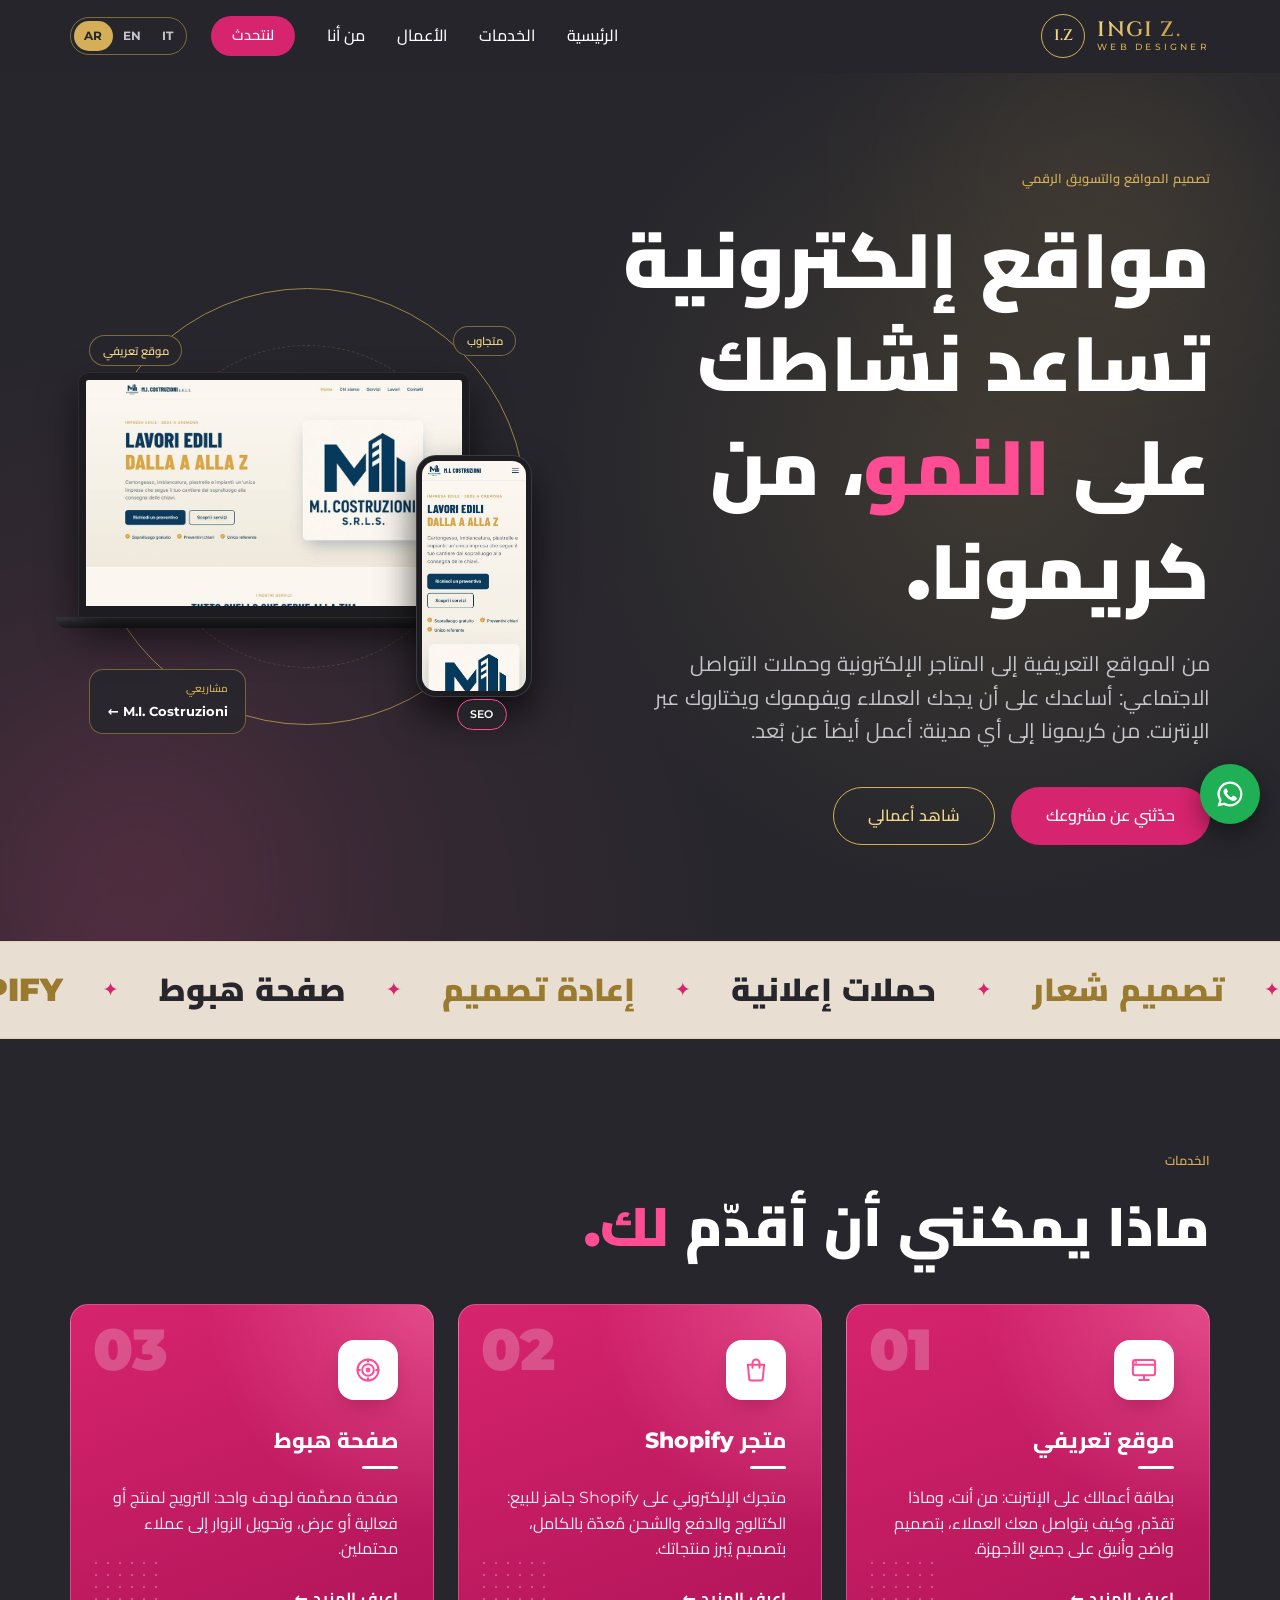
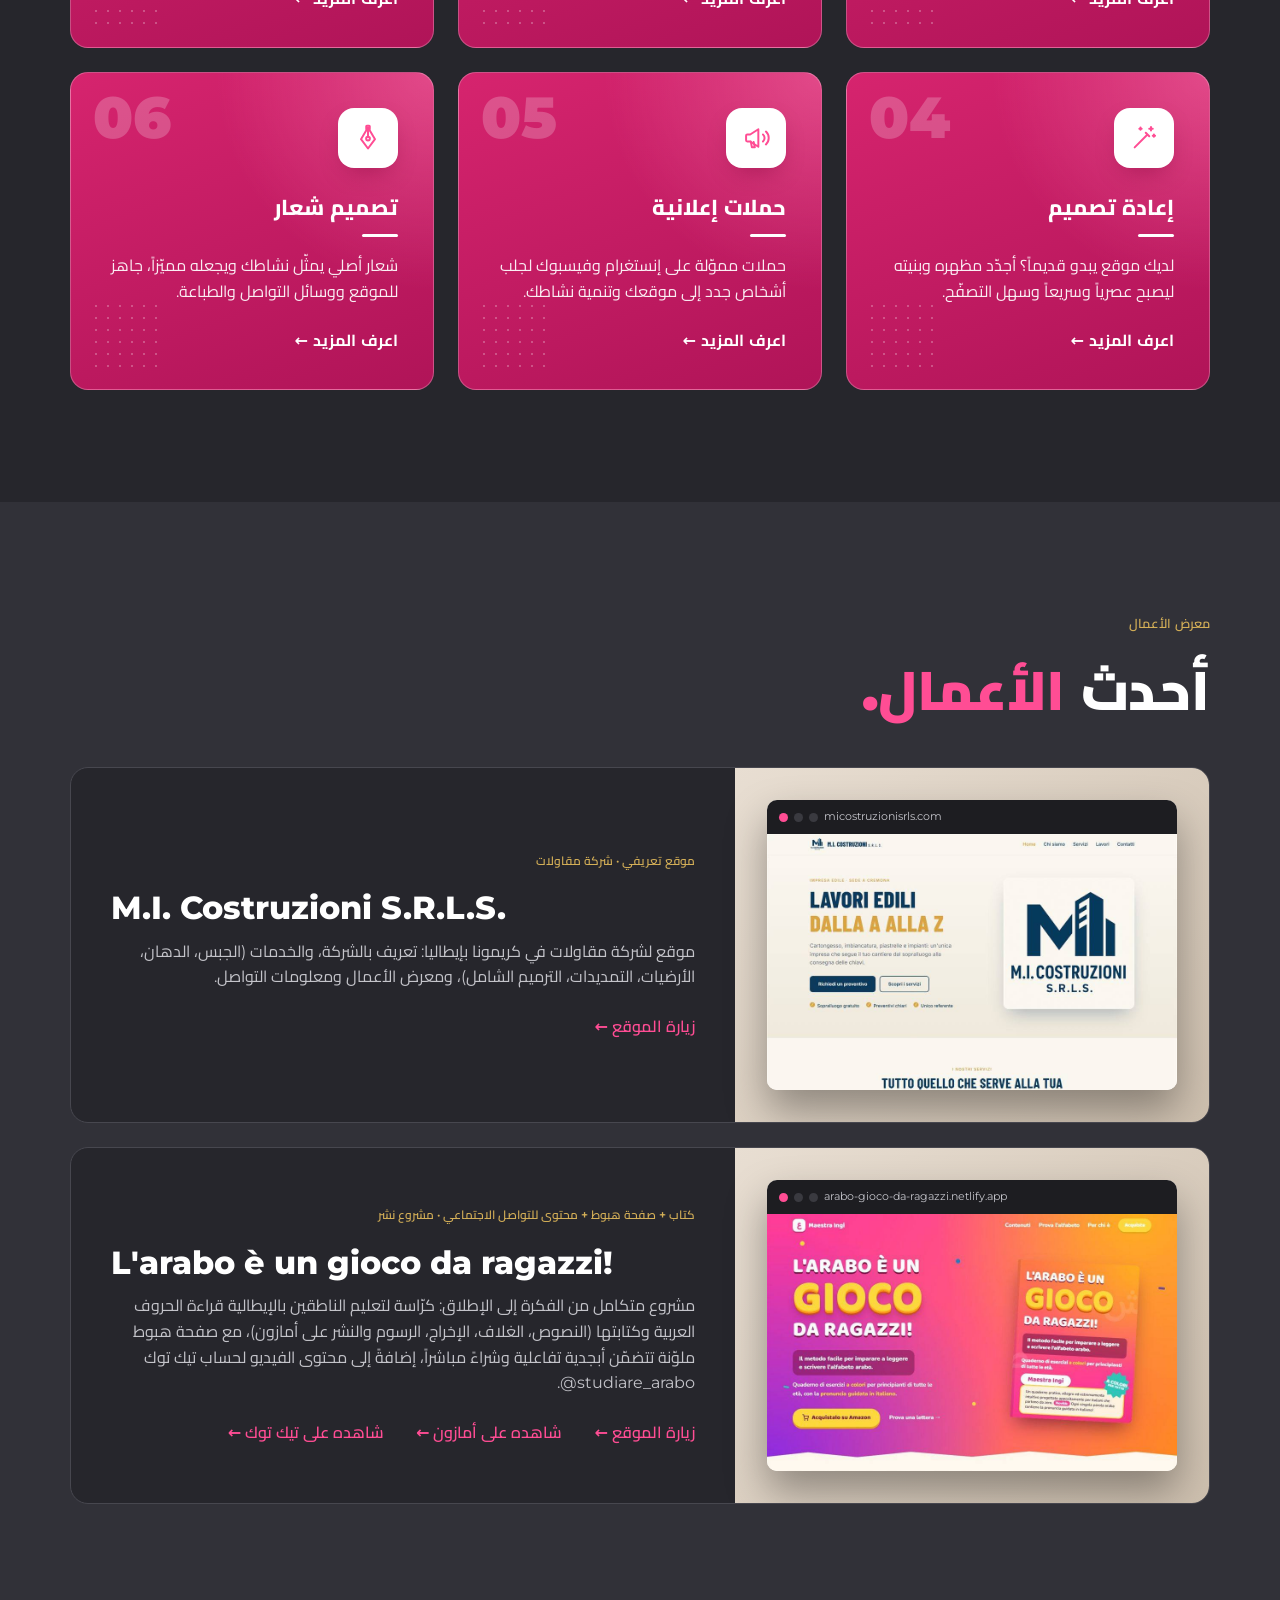
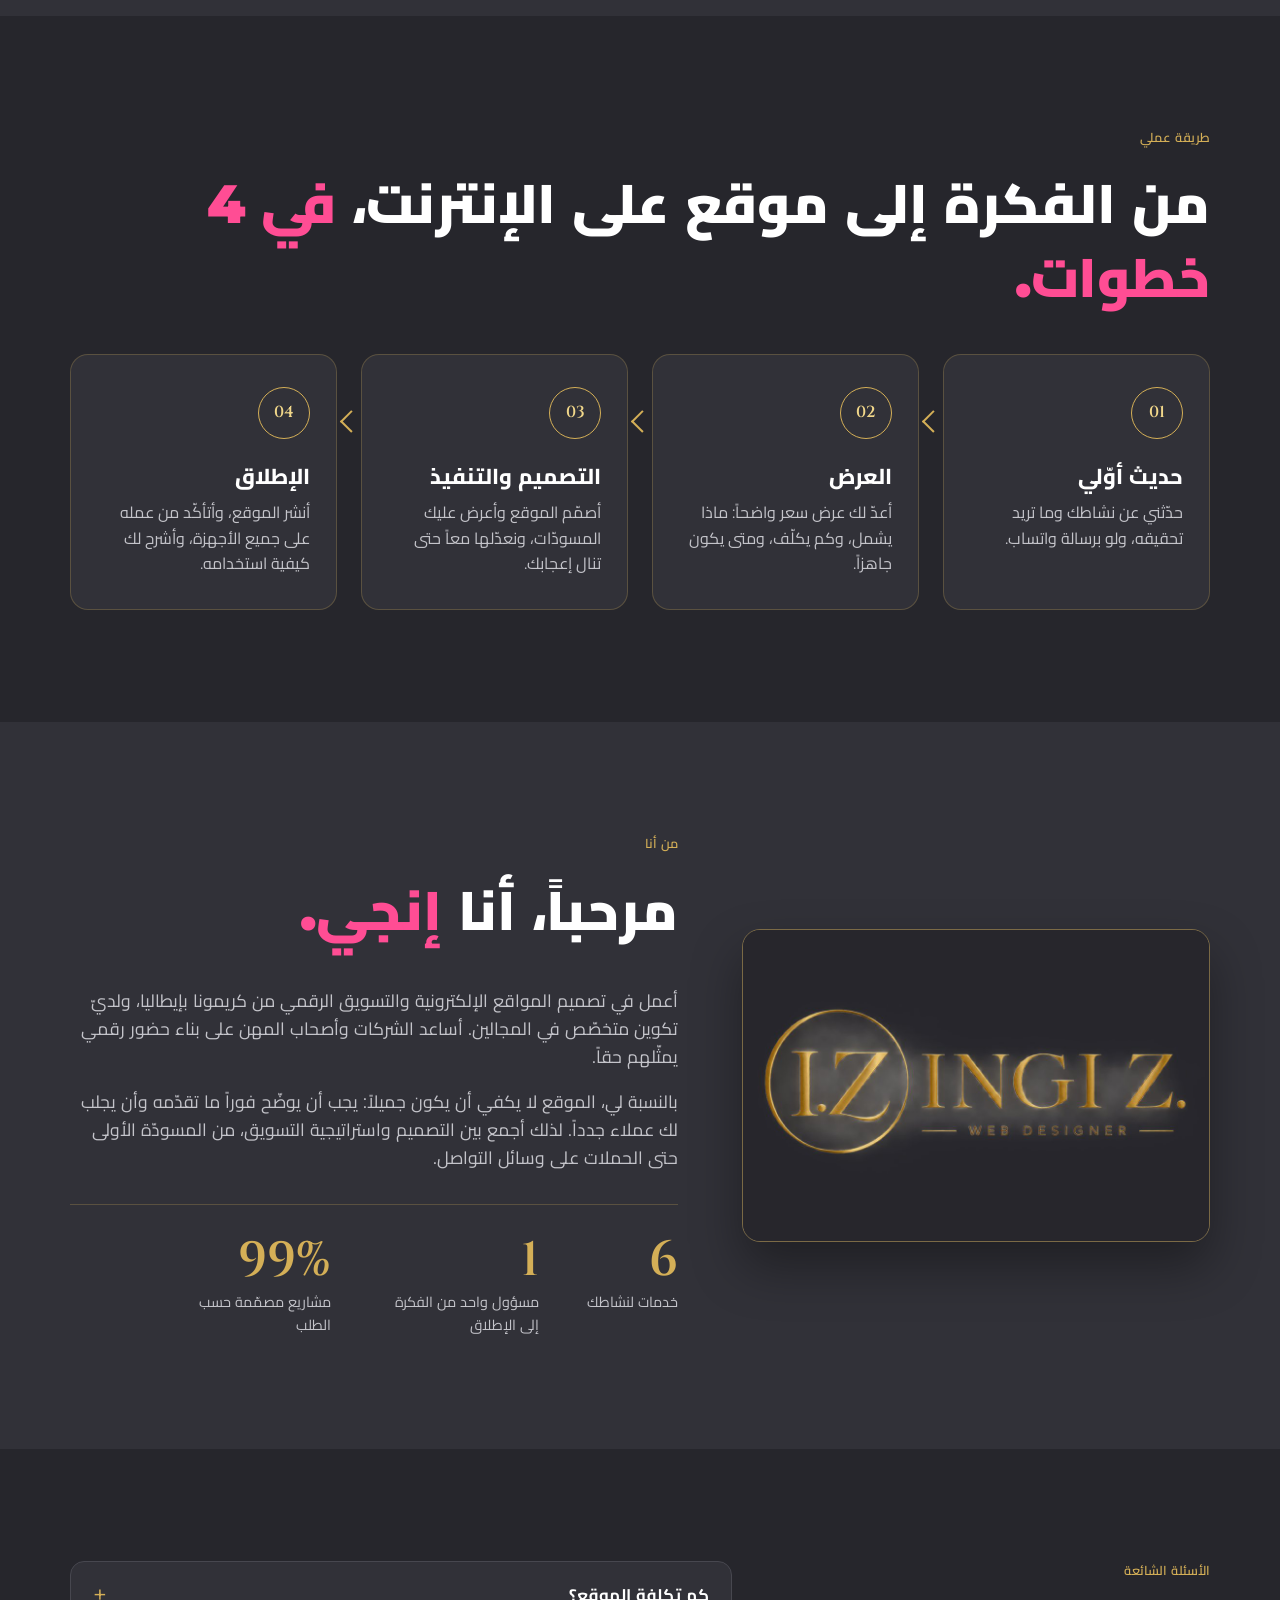
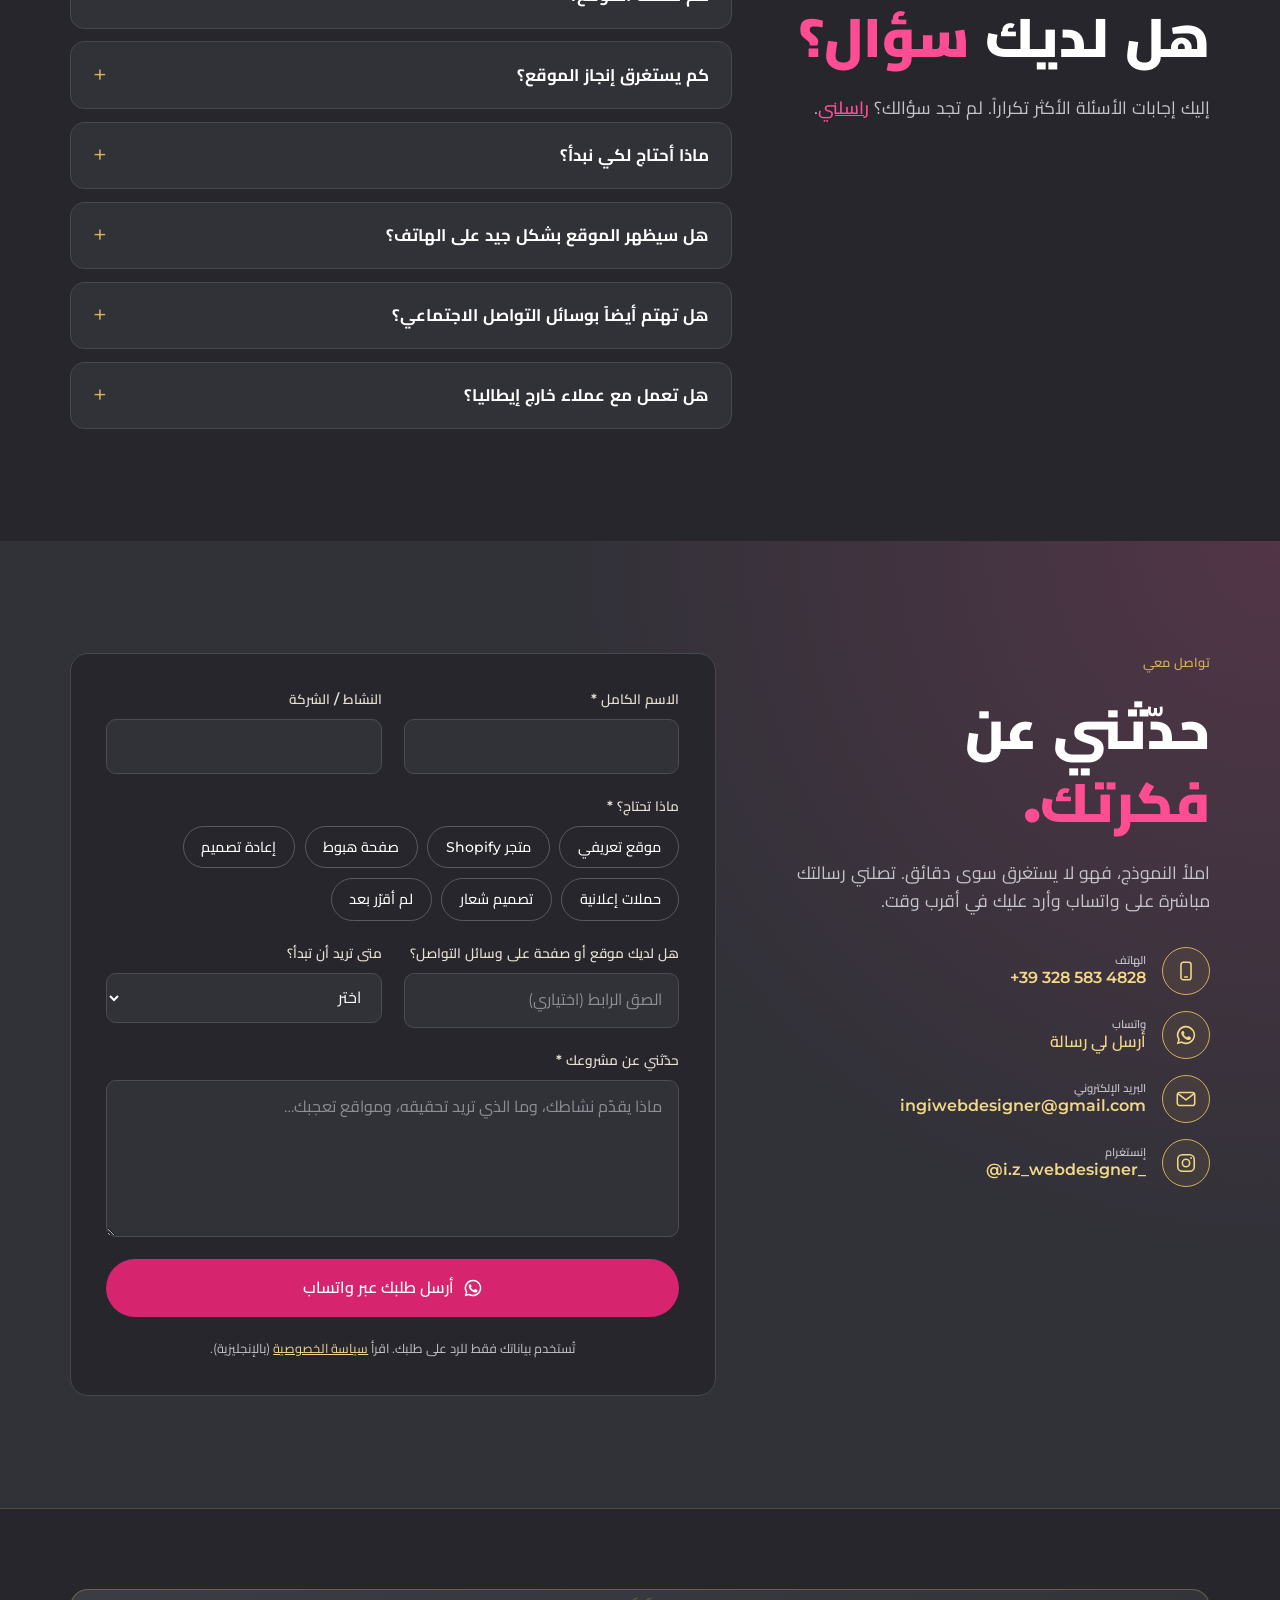
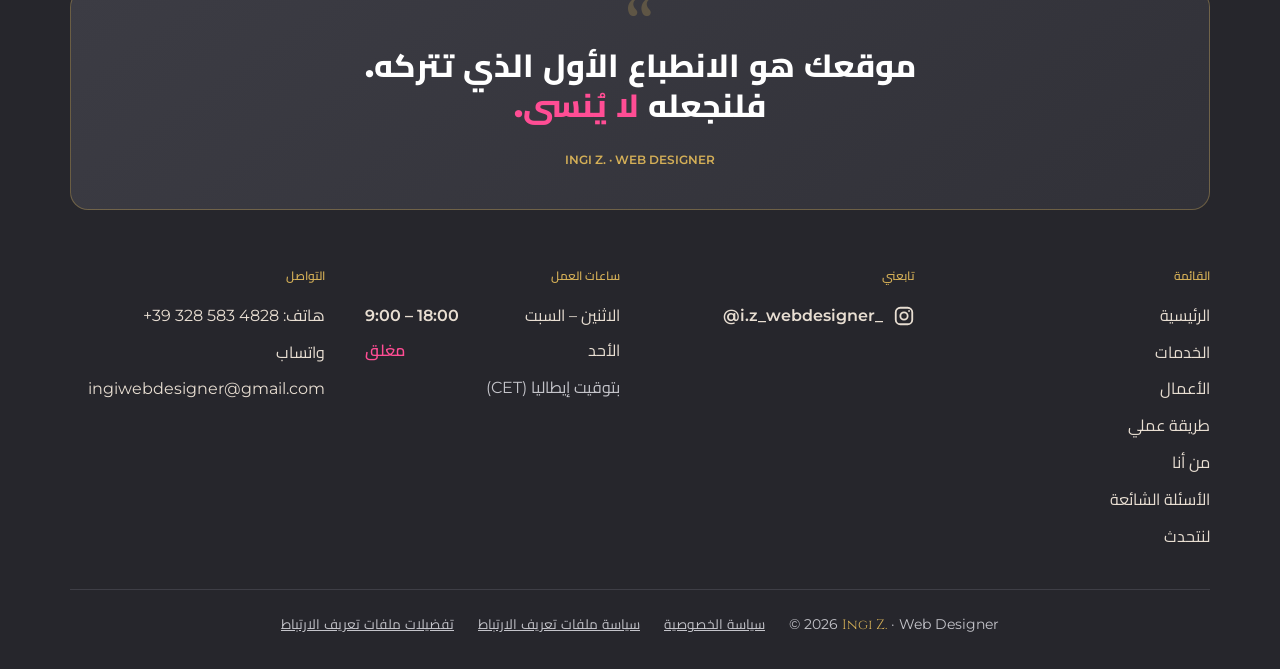
<file: ar/index.html>
<!doctype html>
<html lang="ar" dir="rtl">
<head>
  <meta charset="utf-8">
  <meta name="viewport" content="width=device-width, initial-scale=1">
  <!-- Banner cookie di iubenda (Cookie Solution) -->
  <script type="text/javascript" src="https://embeds.iubenda.com/widgets/b3b975a0-d381-461b-8235-f66fe12b04c7.js"></script>
  <title>تصميم مواقع إلكترونية في كريمونا، إيطاليا | مواقع ومتاجر Shopify وصفحات هبوط – Ingi Z.</title>
  <link rel="icon" href="../assets/favicon.svg" type="image/svg+xml">
  <link rel="apple-touch-icon" href="../assets/apple-touch-icon.png">
  <meta name="description" content="تصميم مواقع إلكترونية من كريمونا بإيطاليا: مواقع تعريفية ومتاجر Shopify وصفحات هبوط وحملات على وسائل التواصل للشركات وأصحاب المهن. مواقع سريعة ومناسبة للهاتف وسهلة الظهور على Google. عرض سعر مجاني.">
  <meta name="robots" content="index, follow, max-image-preview:large">
  <meta name="theme-color" content="#26262C">
  <link rel="canonical" href="https://ingiwebdesigner.com/ar/">
  <link rel="alternate" hreflang="it" href="https://ingiwebdesigner.com/">
  <link rel="alternate" hreflang="en" href="https://ingiwebdesigner.com/en/">
  <link rel="alternate" hreflang="ar" href="https://ingiwebdesigner.com/ar/">
  <link rel="alternate" hreflang="x-default" href="https://ingiwebdesigner.com/">
  <!-- Anteprima quando il link viene condiviso su WhatsApp e social -->
  <meta property="og:type" content="website">
  <meta property="og:site_name" content="Ingi Z. Web Designer">
  <meta property="og:locale" content="ar_AR">
  <meta property="og:locale:alternate" content="it_IT">
  <meta property="og:locale:alternate" content="en_GB">
  <meta property="og:url" content="https://ingiwebdesigner.com/ar/">
  <meta property="og:title" content="تصميم مواقع إلكترونية من كريمونا – Ingi Z.">
  <meta property="og:description" content="مواقع إلكترونية تساعد نشاطك على النمو: مواقع تعريفية ومتاجر إلكترونية وصفحات هبوط وحملات على وسائل التواصل.">
  <meta property="og:image" content="https://ingiwebdesigner.com/assets/logo-izwd.jpg">
  <meta property="og:image:width" content="960">
  <meta property="og:image:height" content="640">
  <meta property="og:image:alt" content="شعار Ingi Z. Web Designer">
  <meta name="twitter:card" content="summary_large_image">
  <link rel="preload" href="../assets/fonts/cairo-arabic.woff2" as="font" type="font/woff2" crossorigin>
  <link rel="stylesheet" href="../style.css">
  <script type="application/ld+json">
  {
    "@context": "https://schema.org",
    "@graph": [
      {
        "@type": "ProfessionalService",
        "@id": "https://ingiwebdesigner.com/#business",
        "name": "Ingi Z. Web Designer",
        "url": "https://ingiwebdesigner.com/",
        "image": "https://ingiwebdesigner.com/assets/logo-izwd.jpg",
        "logo": "https://ingiwebdesigner.com/assets/logo-izwd.jpg",
        "description": "Web designer a Cremona: siti vetrina, e-commerce Shopify, landing page, restyling, logo e campagne social per aziende e professionisti.",
        "telephone": "+39 328 583 4828",
        "email": "ingiwebdesigner@gmail.com",
        "address": { "@type": "PostalAddress", "addressLocality": "Cremona", "postalCode": "26100", "addressRegion": "CR", "addressCountry": "IT" },
        "areaServed": [
          { "@type": "City", "name": "Cremona" },
          { "@type": "AdministrativeArea", "name": "Lombardia" },
          { "@type": "Country", "name": "Italia" }
        ],
        "knowsLanguage": ["it", "en", "ar"],
        "sameAs": ["https://www.instagram.com/i.z_webdesigner_/"],
        "hasOfferCatalog": {
          "@type": "OfferCatalog",
          "name": "Servizi di web design",
          "itemListElement": [
            { "@type": "Offer", "itemOffered": { "@type": "Service", "name": "Sito vetrina" } },
            { "@type": "Offer", "itemOffered": { "@type": "Service", "name": "E-commerce Shopify" } },
            { "@type": "Offer", "itemOffered": { "@type": "Service", "name": "Landing page" } },
            { "@type": "Offer", "itemOffered": { "@type": "Service", "name": "Restyling di siti web" } },
            { "@type": "Offer", "itemOffered": { "@type": "Service", "name": "Campagne social" } },
            { "@type": "Offer", "itemOffered": { "@type": "Service", "name": "Logo design" } }
          ]
        }
      },
      {
        "@type": "WebSite",
        "@id": "https://ingiwebdesigner.com/#website",
        "url": "https://ingiwebdesigner.com/",
        "name": "Ingi Z. Web Designer",
        "inLanguage": ["it", "en", "ar"],
        "publisher": { "@id": "https://ingiwebdesigner.com/#business" }
      }
    ]
  }
  </script>
</head>
<body>
  <a href="#content" class="skip-link">انتقل إلى المحتوى</a>

  <!-- NAV -->
  <header class="nav">
    <div class="container nav__inner">
      <a href="#" class="logo" aria-label="Ingi Z. Web Designer" dir="ltr">
        <span class="logo__mark">I.Z</span>
        <span class="logo__text">
          <span class="logo__name">INGI Z.</span>
          <span class="logo__tag">Web Designer</span>
        </span>
      </a>
      <nav class="nav__links">
        <a href="#">الرئيسية</a>
        <a href="#services">الخدمات</a>
        <a href="#work">الأعمال</a>
        <a href="#about">من أنا</a>
        <a href="#contact" class="btn btn--small">لنتحدث</a>
      </nav>
      <div class="lang" aria-label="اللغة">
        <a href="../index.html" hreflang="it" lang="it" title="Italiano">IT</a>
        <a href="../en/index.html" hreflang="en" lang="en" title="English">EN</a>
        <a href="index.html" aria-current="page">AR</a>
      </div>
      <button class="nav__toggle" type="button" aria-label="فتح القائمة" aria-expanded="false" aria-controls="menu-mobile">
        <span></span><span></span><span></span>
      </button>
    </div>
  </header>

  <!-- قائمة الهاتف -->
  <div class="drawer" id="menu-mobile">
    <div class="drawer__backdrop"></div>
    <aside class="drawer__panel" aria-label="القائمة">
      <div class="drawer__head">
        <span class="logo__mark">I.Z</span>
        <button class="drawer__close" type="button" aria-label="إغلاق القائمة">&times;</button>
      </div>
      <nav class="drawer__links">
        <a href="#"><span>01</span>الرئيسية</a>
        <a href="#services"><span>02</span>الخدمات</a>
        <a href="#work"><span>03</span>الأعمال</a>
        <a href="#process"><span>04</span>طريقة عملي</a>
        <a href="#about"><span>05</span>من أنا</a>
        <a href="#faq"><span>06</span>الأسئلة الشائعة</a>
        <a href="#contact"><span>07</span>تواصل معي</a>
      </nav>
      <div class="lang lang--drawer" aria-label="اللغة">
        <a href="../index.html" hreflang="it" lang="it">Italiano</a>
        <a href="../en/index.html" hreflang="en" lang="en">English</a>
        <a href="index.html" aria-current="page">العربية</a>
      </div>
      <a href="#contact" class="btn drawer__cta">لنتحدث</a>
    </aside>
  </div>

  <main id="content">
  <!-- HERO -->
  <section class="hero">
    <div class="container hero__inner">
      <div class="hero__content">
        <p class="eyebrow">تصميم المواقع والتسويق الرقمي</p>
        <h1>مواقع إلكترونية تساعد نشاطك على <span class="accent">النمو</span>، من كريمونا.</h1>
        <p class="hero__sub">من المواقع التعريفية إلى المتاجر الإلكترونية وحملات التواصل الاجتماعي: أساعدك على أن يجدك العملاء ويفهموك ويختاروك عبر الإنترنت. من كريمونا إلى أي مدينة: أعمل أيضاً عن بُعد.</p>
        <div class="hero__actions">
          <a href="#contact" class="btn">حدّثني عن مشروعك</a>
          <a href="#work" class="btn btn--ghost">شاهد أعمالي</a>
        </div>
      </div>
      <div class="mockups">
        <span class="hero__emblem-ring"></span>
        <span class="hero__emblem-ring hero__emblem-ring--inner"></span>

        <div class="laptop">
          <div class="laptop__screen">
            <img class="shot" src="../assets/lavori/micostruzioni-desktop.jpg" alt="">
          </div>
          <div class="laptop__base"></div>
        </div>

        <div class="phone">
          <div class="phone__screen">
            <img class="shot shot--phone" src="../assets/lavori/micostruzioni-mobile.jpg" alt="">
          </div>
        </div>

        <a href="#work" class="mockups__caption">
          <span class="mockups__caption-tag">مشاريعي</span>
          <span><span class="mockups__caption-name">M.I. Costruzioni</span> &larr;</span>
        </a>

        <span class="badge badge--1" aria-hidden="true">متجاوب</span>
        <span class="badge badge--2" aria-hidden="true">موقع تعريفي</span>
        <span class="badge badge--3" aria-hidden="true">SEO</span>
      </div>
    </div>
  </section>

  <!-- شريط الخدمات المتحرك (زخرفي) -->
  <div class="marquee" aria-hidden="true">
    <div class="marquee__track">
      <span>موقع تعريفي</span><i>✦</i><span>متجر Shopify</span><i>✦</i><span>صفحة هبوط</span><i>✦</i><span>إعادة تصميم</span><i>✦</i><span>حملات إعلانية</span><i>✦</i><span>تصميم شعار</span><i>✦</i>
    </div>
  </div>

  <!-- الخدمات -->
  <section id="services" class="section">
    <div class="container">
      <p class="eyebrow">الخدمات</p>
      <h2>ماذا يمكنني أن أقدّم <span class="accent">لك.</span></h2>
      <div class="grid grid--services">
        <article class="card" data-servizio="موقع تعريفي">
          <span class="card__num">01</span>
          <span class="card__icon" aria-hidden="true">
            <svg viewBox="0 0 24 24"><rect x="2.5" y="3.5" width="19" height="13" rx="2"/><path d="M8 20.5h8M12 16.5v4M2.5 7.5h19"/><circle cx="5" cy="5.5" r=".4"/></svg>
          </span>
          <h3>موقع تعريفي</h3>
          <p>بطاقة أعمالك على الإنترنت: من أنت، وماذا تقدّم، وكيف يتواصل معك العملاء، بتصميم واضح وأنيق على جميع الأجهزة.</p>
          <button type="button" class="card__more">اعرف المزيد <span aria-hidden="true">&larr;</span></button>
          <template>
            <p>الموقع التعريفي هو أساس حضورك على الإنترنت: المكان الذي يجدك فيه العملاء، ويفهمون ما تقدّمه، ويقرّرون التواصل معك.</p>
            <h4>ماذا يشمل</h4>
            <ul>
              <li>تصميم خاص يعكس هوية علامتك التجارية</li>
              <li>الصفحات الأساسية: الرئيسية، من نحن، الخدمات، معرض الصور، التواصل</li>
              <li>متوافق بالكامل مع الهواتف الذكية والأجهزة اللوحية</li>
              <li>أزرار للاتصال وواتساب والوصول إليك على الخريطة</li>
              <li>تحسين أساسي لمحركات البحث (SEO)</li>
            </ul>
            <h4>مناسب لـ</h4>
            <p>الحرفيين والشركات والمكاتب المهنية والمحلات والأنشطة المحلية.</p>
          </template>
        </article>
        <article class="card" data-servizio="متجر Shopify">
          <span class="card__num">02</span>
          <span class="card__icon" aria-hidden="true">
            <svg viewBox="0 0 24 24"><path d="M5 7.5h14l-1.2 12a1.5 1.5 0 0 1-1.5 1.5H7.7a1.5 1.5 0 0 1-1.5-1.5z"/><path d="M9 10V6a3 3 0 0 1 6 0v4"/></svg>
          </span>
          <h3>متجر Shopify</h3>
          <p>متجرك الإلكتروني على Shopify جاهز للبيع: الكتالوج والدفع والشحن مُعدّة بالكامل، بتصميم يُبرز منتجاتك.</p>
          <button type="button" class="card__more">اعرف المزيد <span aria-hidden="true">&larr;</span></button>
          <template>
            <p>Shopify من أشهر المنصات في العالم للبيع عبر الإنترنت: آمنة وسهلة الإدارة حتى لو لم تكن خبيراً في التقنية.</p>
            <h4>ماذا يشمل</h4>
            <ul>
              <li>إعداد متجر Shopify بالكامل</li>
              <li>قالب مخصّص بألوان علامتك التجارية</li>
              <li>رفع المنتجات والفئات والخيارات</li>
              <li>إعداد الدفع والشحن والصفحات القانونية</li>
              <li>شرح لكيفية إدارة الطلبات والمنتجات بنفسك</li>
            </ul>
            <h4>مناسب لـ</h4>
            <p>كل من يريد البدء بالبيع عبر الإنترنت أو نقل متجره إلى الإنترنت.</p>
          </template>
        </article>
        <article class="card" data-servizio="صفحة هبوط">
          <span class="card__num">03</span>
          <span class="card__icon" aria-hidden="true">
            <svg viewBox="0 0 24 24"><circle cx="12" cy="12" r="9"/><circle cx="12" cy="12" r="5"/><circle cx="12" cy="12" r="1.2"/><path d="M12 3v2M12 19v2M3 12h2M19 12h2"/></svg>
          </span>
          <h3>صفحة هبوط</h3>
          <p>صفحة مصمَّمة لهدف واحد: الترويج لمنتج أو فعالية أو عرض، وتحويل الزوار إلى عملاء محتملين.</p>
          <button type="button" class="card__more">اعرف المزيد <span aria-hidden="true">&larr;</span></button>
          <template>
            <p>صفحة الهبوط تأخذ الزائر مباشرة إلى الهدف دون أي تشتيت: الشريك المثالي للحملات الإعلانية المموّلة.</p>
            <h4>ماذا يشمل</h4>
            <ul>
              <li>بنية مدروسة للإقناع ودفع الزائر إلى التصرّف</li>
              <li>نصوص واضحة وأزرار دعوة بارزة</li>
              <li>نموذج تواصل أو رابط واتساب</li>
              <li>تحميل سريع حتى على الهواتف</li>
              <li>جاهزة لقياس النتائج</li>
            </ul>
            <h4>مناسب لـ</h4>
            <p>إطلاق المنتجات والعروض والفعاليات وجمع العملاء المحتملين.</p>
          </template>
        </article>
        <article class="card" data-servizio="إعادة تصميم">
          <span class="card__num">04</span>
          <span class="card__icon" aria-hidden="true">
            <svg viewBox="0 0 24 24"><path d="M4 20 15 9M13.5 7.5l3 3"/><path d="M18 2.5v3M16.5 4h3M20.5 9v2M19.5 10h2M9 3v2M8 4h2"/></svg>
          </span>
          <h3>إعادة تصميم</h3>
          <p>لديك موقع يبدو قديماً؟ أجدّد مظهره وبنيته ليصبح عصرياً وسريعاً وسهل التصفّح.</p>
          <button type="button" class="card__more">اعرف المزيد <span aria-hidden="true">&larr;</span></button>
          <template>
            <p>الموقع القديم أو البطيء يُفقدك العملاء. بإعادة التصميم أحوّله إلى أداة عصرية تعمل لصالحك فعلاً.</p>
            <h4>ماذا يشمل</h4>
            <ul>
              <li>تحليل موقعك الحالي وما يحتاج إلى تحسين</li>
              <li>تصميم جديد وعصري يناسب علامتك التجارية</li>
              <li>بنية أوضح وتصفّح أسهل</li>
              <li>تحسين للهواتف وللسرعة</li>
              <li>الحفاظ على المحتوى الذي يعمل جيداً</li>
            </ul>
            <h4>مناسب لـ</h4>
            <p>كل من لديه موقع قديم يصعب قراءته على الهاتف أو لا يجلب طلبات.</p>
          </template>
        </article>
        <article class="card" data-servizio="حملات إعلانية">
          <span class="card__num">05</span>
          <span class="card__icon" aria-hidden="true">
            <svg viewBox="0 0 24 24"><path d="M3.5 10v4a1 1 0 0 0 1 1H7l7 4.5v-15L7 9H4.5a1 1 0 0 0-1 1z"/><path d="M7.5 15l1 5h2.5l-1-4.5M18 9a4 4 0 0 1 0 6M20.5 6.5a7.5 7.5 0 0 1 0 11"/></svg>
          </span>
          <h3>حملات إعلانية</h3>
          <p>حملات مموّلة على إنستغرام وفيسبوك لجلب أشخاص جدد إلى موقعك وتنمية نشاطك.</p>
          <button type="button" class="card__more">اعرف المزيد <span aria-hidden="true">&larr;</span></button>
          <template>
            <p>بالحملات المموّلة يصل نشاطك إلى الأشخاص المناسبين، في منطقتك أو أينما كان عملاؤك.</p>
            <h4>ماذا يشمل</h4>
            <ul>
              <li>تحديد الهدف والجمهور</li>
              <li>إعداد الصور والنصوص الإعلانية</li>
              <li>إطلاق الحملات على إنستغرام وفيسبوك</li>
              <li>المتابعة والتحسين أثناء الحملة</li>
              <li>تقرير نهائي بالنتائج</li>
            </ul>
            <h4>مناسب لـ</h4>
            <p>كل من يريد طلبات أكثر وزيارات أكثر لموقعه أو أن يُعرف بسرعة.</p>
          </template>
        </article>
        <article class="card" data-servizio="تصميم شعار">
          <span class="card__num">06</span>
          <span class="card__icon" aria-hidden="true">
            <svg viewBox="0 0 24 24"><path d="M12 3 6 13l6 8 6-8z"/><circle cx="12" cy="12.5" r="1.6"/><path d="M12 3v7.9"/><rect x="10.5" y="1.5" width="3" height="3" rx=".5"/></svg>
          </span>
          <h3>تصميم شعار</h3>
          <p>شعار أصلي يمثّل نشاطك ويجعله مميّزاً، جاهز للموقع ووسائل التواصل والطباعة.</p>
          <button type="button" class="card__more">اعرف المزيد <span aria-hidden="true">&larr;</span></button>
          <template>
            <p>الشعار هو أول ما يتذكّره الناس عنك. أصمّمه انطلاقاً من قصتك وقيمك.</p>
            <h4>ماذا يشمل</h4>
            <ul>
              <li>دراسة نشاطك ومجال عملك</li>
              <li>مقترحات تصميم أصلية</li>
              <li>تعديلات حتى تصبح راضياً عن النتيجة</li>
              <li>نسخ بالألوان وبالأبيض والأسود ولوسائل التواصل</li>
              <li>ملفات جاهزة للويب والطباعة</li>
            </ul>
            <h4>مناسب لـ</h4>
            <p>الأنشطة الجديدة أو من يريد تجديد صورته.</p>
          </template>
        </article>
      </div>

      <dialog class="modal" id="modal-servizio" aria-labelledby="modal-title">
        <button type="button" class="modal__close" aria-label="إغلاق">&times;</button>
        <span class="modal__num"></span>
        <h3 id="modal-title"></h3>
        <div class="modal__body"></div>
        <a href="#contact" class="btn modal__cta">حدّثني عن مشروعك</a>
      </dialog>
    </div>
  </section>

  <!-- الأعمال -->
  <section id="work" class="section section--alt">
    <div class="container">
      <p class="eyebrow">معرض الأعمال</p>
      <h2>أحدث <span class="accent">الأعمال.</span></h2>
      <div class="works">
        <a href="https://micostruzionisrls.com" class="work" target="_blank" rel="noopener">
          <div class="work__visual">
            <div class="browser" dir="ltr">
              <div class="browser__bar"><i></i><i></i><i></i><span>micostruzionisrls.com</span></div>
              <div class="browser__view">
                <img src="../assets/lavori/micostruzioni-desktop.jpg" alt="معاينة موقع M.I. Costruzioni" loading="lazy">
              </div>
            </div>
          </div>
          <div class="work__body">
            <span class="work__tag">موقع تعريفي · شركة مقاولات</span>
            <h3 dir="ltr">M.I. Costruzioni S.R.L.S.</h3>
            <p>موقع لشركة مقاولات في كريمونا بإيطاليا: تعريف بالشركة، والخدمات (الجبس، الدهان، الأرضيات، التمديدات، الترميم الشامل)، ومعرض الأعمال ومعلومات التواصل.</p>
            <span class="work__link">زيارة الموقع &larr;</span>
          </div>
        </a>

        <!-- مشروع مزدوج (كتاب + صفحة هبوط): رابطان منفصلان -->
        <div class="work">
          <a href="https://arabo-gioco-da-ragazzi.netlify.app/" class="work__visual" target="_blank" rel="noopener" tabindex="-1" aria-hidden="true">
            <div class="browser" dir="ltr">
              <div class="browser__bar"><i></i><i></i><i></i><span>arabo-gioco-da-ragazzi.netlify.app</span></div>
              <div class="browser__view">
                <img src="../assets/lavori/arabo-landing-desktop.jpg" alt="" loading="lazy">
              </div>
            </div>
          </a>
          <div class="work__body">
            <span class="work__tag">كتاب + صفحة هبوط + محتوى للتواصل الاجتماعي · مشروع نشر</span>
            <h3 lang="it" dir="ltr">L'arabo è un gioco da ragazzi!</h3>
            <p>مشروع متكامل من الفكرة إلى الإطلاق: كرّاسة لتعليم الناطقين بالإيطالية قراءة الحروف العربية وكتابتها (النصوص، الغلاف، الإخراج، الرسوم والنشر على أمازون)، مع صفحة هبوط ملوّنة تتضمّن أبجدية تفاعلية وشراءً مباشراً، إضافةً إلى محتوى الفيديو لحساب تيك توك <bdi dir="ltr">@studiare_arabo</bdi>.</p>
            <div class="work__links">
              <a href="https://arabo-gioco-da-ragazzi.netlify.app/" class="work__link" target="_blank" rel="noopener">زيارة الموقع &larr;</a>
              <a href="https://amzn.eu/d/0giFYmPg" class="work__link" target="_blank" rel="noopener">شاهده على أمازون &larr;</a>
              <a href="https://www.tiktok.com/@studiare_arabo" class="work__link" target="_blank" rel="noopener">شاهده على تيك توك &larr;</a>
            </div>
          </div>
        </div>
      </div>
    </div>
  </section>

  <!-- طريقة عملي -->
  <section id="process" class="section">
    <div class="container">
      <p class="eyebrow">طريقة عملي</p>
      <h2>من الفكرة إلى موقع على الإنترنت، <span class="accent">في 4 خطوات.</span></h2>
      <ol class="steps">
        <li class="step">
          <span class="step__num">01</span>
          <h3>حديث أوّلي</h3>
          <p>حدّثني عن نشاطك وما تريد تحقيقه، ولو برسالة واتساب.</p>
        </li>
        <li class="step">
          <span class="step__num">02</span>
          <h3>العرض</h3>
          <p>أعدّ لك عرض سعر واضحاً: ماذا يشمل، وكم يكلّف، ومتى يكون جاهزاً.</p>
        </li>
        <li class="step">
          <span class="step__num">03</span>
          <h3>التصميم والتنفيذ</h3>
          <p>أصمّم الموقع وأعرض عليك المسودّات، ونعدّلها معاً حتى تنال إعجابك.</p>
        </li>
        <li class="step">
          <span class="step__num">04</span>
          <h3>الإطلاق</h3>
          <p>أنشر الموقع، وأتأكّد من عمله على جميع الأجهزة، وأشرح لك كيفية استخدامه.</p>
        </li>
      </ol>
    </div>
  </section>

  <!-- من أنا -->
  <section id="about" class="section section--alt">
    <div class="container about">
      <img class="about__logo" src="../assets/logo-izwd.jpg" alt="شعار Ingi Z. Web Designer" width="960" height="640" loading="lazy">
      <div>
        <p class="eyebrow">من أنا</p>
        <h2>مرحباً، أنا <span class="accent">إنجي.</span></h2>
        <p>أعمل في تصميم المواقع الإلكترونية والتسويق الرقمي من كريمونا بإيطاليا، ولديّ تكوين متخصّص في المجالين. أساعد الشركات وأصحاب المهن على بناء حضور رقمي يمثّلهم حقاً.</p>
        <p>بالنسبة لي، الموقع لا يكفي أن يكون جميلاً: يجب أن يوضّح فوراً ما تقدّمه وأن يجلب لك عملاء جدداً. لذلك أجمع بين التصميم واستراتيجية التسويق، من المسودّة الأولى حتى الحملات على وسائل التواصل.</p>
        <div class="stats">
          <div class="stat"><span class="stat__num">6</span><span class="stat__label">خدمات لنشاطك</span></div>
          <div class="stat"><span class="stat__num">1</span><span class="stat__label">مسؤول واحد من الفكرة إلى الإطلاق</span></div>
          <div class="stat"><span class="stat__num">100%</span><span class="stat__label">مشاريع مصمّمة حسب الطلب</span></div>
        </div>
      </div>
    </div>
  </section>

  <!-- الأسئلة الشائعة -->
  <section id="faq" class="section">
    <div class="container faq">
      <div>
        <p class="eyebrow">الأسئلة الشائعة</p>
        <h2>هل لديك <span class="accent">سؤال؟</span></h2>
        <p class="faq__intro">إليك إجابات الأسئلة الأكثر تكراراً. لم تجد سؤالك؟ <a href="#contact">راسلني</a>.</p>
      </div>
      <div class="faq__list">
        <details class="faq__item">
          <summary>كم تكلفة الموقع؟</summary>
          <p>يعتمد ذلك على ما تحتاجه: عدد الصفحات، والوظائف المطلوبة، وما إذا كنت سأتولّى النصوص والصور أيضاً. حدّثني عن مشروعك وسأعدّ لك عرض سعر مفصّلاً وواضحاً دون مفاجآت.</p>
        </details>
        <details class="faq__item">
          <summary>كم يستغرق إنجاز الموقع؟</summary>
          <p>يعتمد على المشروع: صفحة الهبوط تحتاج وقتاً أقل من المتجر الإلكتروني. في كل عرض سعر تجد موعد التسليم، فتعرف من البداية متى سيكون موقعك على الإنترنت.</p>
        </details>
        <details class="faq__item">
          <summary>ماذا أحتاج لكي نبدأ؟</summary>
          <p>تكفي فكرة عمّا تريد إيصاله. إذا كان لديك شعار ونصوص وصور فسنستخدمها، وإن لم تكن موجودة سأساعدك في إعدادها.</p>
        </details>
        <details class="faq__item">
          <summary>هل سيظهر الموقع بشكل جيد على الهاتف؟</summary>
          <p>نعم: كل مشروع يُصمَّم أولاً للهاتف، الذي يأتي منه معظم الزوار، ثم يُكيَّف للأجهزة اللوحية والحواسيب.</p>
        </details>
        <details class="faq__item">
          <summary>هل تهتم أيضاً بوسائل التواصل الاجتماعي؟</summary>
          <p>نعم: أُعدّ وأدير حملات مموّلة على إنستغرام وفيسبوك لجلب أشخاص جدد إلى موقعك وتنمية نشاطك.</p>
        </details>
        <details class="faq__item">
          <summary>هل تعمل مع عملاء خارج إيطاليا؟</summary>
          <p>نعم: يمكن إنجاز كل شيء عن بُعد عبر واتساب أو البريد الإلكتروني أو مكالمة فيديو، بالعربية أو الإيطالية أو الإنجليزية.</p>
        </details>
      </div>
    </div>
  </section>

  <!-- تواصل معي -->
  <section id="contact" class="section contact">
    <div class="container contact__inner">
      <div class="contact__intro">
        <p class="eyebrow">تواصل معي</p>
        <h2>حدّثني عن <span class="accent">فكرتك.</span></h2>
        <p>املأ النموذج، فهو لا يستغرق سوى دقائق. تصلني رسالتك مباشرة على واتساب وأرد عليك في أقرب وقت.</p>
        <div class="contact__direct">
          <a href="tel:+393285834828">
            <span class="contact__icon" aria-hidden="true">
              <svg viewBox="0 0 24 24"><rect x="6.5" y="2.5" width="11" height="19" rx="2.5"/><path d="M10.5 18.5h3"/></svg>
            </span>
            <span><small>الهاتف</small><bdi dir="ltr">+39 328 583 4828</bdi></span>
          </a>
          <a href="https://wa.me/393285834828" target="_blank" rel="noopener">
            <span class="contact__icon" aria-hidden="true">
              <svg viewBox="0 0 24 24"><path class="fill" d="M12 2a10 10 0 0 0-8.6 15.1L2 22l5-1.3A10 10 0 1 0 12 2zm0 18.2a8.2 8.2 0 0 1-4.2-1.2l-.3-.2-3 .8.8-2.9-.2-.3A8.2 8.2 0 1 1 12 20.2zm4.5-6.1c-.2-.1-1.5-.7-1.7-.8-.2-.1-.4-.1-.6.1l-.8 1c-.1.2-.3.2-.5.1a6.7 6.7 0 0 1-3.3-2.9c-.3-.4.2-.4.7-1.4.1-.2 0-.3 0-.4l-.8-1.8c-.2-.5-.4-.4-.6-.4h-.5a1 1 0 0 0-.7.3 3 3 0 0 0-.9 2.2 5.2 5.2 0 0 0 1.1 2.7 11.8 11.8 0 0 0 4.5 4c1.7.7 2.3.8 3.2.6.5-.1 1.5-.6 1.7-1.2.2-.6.2-1.1.2-1.2-.1-.1-.3-.2-.5-.3z"/></svg>
            </span>
            <span><small>واتساب</small>أرسل لي رسالة</span>
          </a>
          <a href="mailto:ingiwebdesigner@gmail.com">
            <span class="contact__icon" aria-hidden="true">
              <svg viewBox="0 0 24 24"><rect x="2.5" y="5" width="19" height="14" rx="2.5"/><path d="m3.5 6.5 8.5 6.5 8.5-6.5"/></svg>
            </span>
            <span><small>البريد الإلكتروني</small><bdi dir="ltr">ingiwebdesigner@gmail.com</bdi></span>
          </a>
          <a href="https://www.instagram.com/i.z_webdesigner_/" target="_blank" rel="noopener">
            <span class="contact__icon" aria-hidden="true">
              <svg viewBox="0 0 24 24"><rect x="3" y="3" width="18" height="18" rx="5"/><circle cx="12" cy="12" r="4"/><circle class="fill" cx="17.5" cy="6.5" r="1"/></svg>
            </span>
            <span><small>إنستغرام</small><bdi dir="ltr">@i.z_webdesigner_</bdi></span>
          </a>
        </div>
      </div>

      <form class="form" id="richiesta" novalidate>
        <div class="form__row">
          <label class="field">
            <span>الاسم الكامل *</span>
            <input type="text" name="nome" required autocomplete="name">
          </label>
          <label class="field">
            <span>النشاط / الشركة</span>
            <input type="text" name="attivita" autocomplete="organization">
          </label>
        </div>

        <fieldset class="field">
          <legend>ماذا تحتاج؟ *</legend>
          <div class="chips">
            <label class="chip"><input type="checkbox" name="servizi" value="موقع تعريفي"><span>موقع تعريفي</span></label>
            <label class="chip"><input type="checkbox" name="servizi" value="متجر Shopify"><span>متجر Shopify</span></label>
            <label class="chip"><input type="checkbox" name="servizi" value="صفحة هبوط"><span>صفحة هبوط</span></label>
            <label class="chip"><input type="checkbox" name="servizi" value="إعادة تصميم"><span>إعادة تصميم</span></label>
            <label class="chip"><input type="checkbox" name="servizi" value="حملات إعلانية"><span>حملات إعلانية</span></label>
            <label class="chip"><input type="checkbox" name="servizi" value="تصميم شعار"><span>تصميم شعار</span></label>
            <label class="chip"><input type="checkbox" name="servizi" value="لم أقرّر بعد"><span>لم أقرّر بعد</span></label>
          </div>
        </fieldset>

        <div class="form__row">
          <label class="field">
            <span>هل لديك موقع أو صفحة على وسائل التواصل؟</span>
            <input type="text" name="link" placeholder="الصق الرابط (اختياري)">
          </label>
          <label class="field">
            <span>متى تريد أن تبدأ؟</span>
            <select name="tempi">
              <option value="">اختر</option>
              <option>في أقرب وقت</option>
              <option>خلال شهر</option>
              <option>خلال 3 أشهر</option>
              <option>أستكشف الخيارات فقط</option>
            </select>
          </label>
        </div>

        <label class="field">
          <span>حدّثني عن مشروعك *</span>
          <textarea name="idea" rows="5" required placeholder="ماذا يقدّم نشاطك، وما الذي تريد تحقيقه، ومواقع تعجبك…"></textarea>
        </label>

        <p class="form__error" id="form-error" role="alert" hidden></p>

        <div class="form__success" id="form-success" role="status" hidden>
          <span class="form__success-icon" aria-hidden="true">&check;</span>
          <div>
            <strong>شكراً، طلبك جاهز!</strong>
            <p>فُتح واتساب مع رسالتك: اضغط <b>إرسال</b> وسأرد عليك في أقرب وقت.</p>
            <p class="form__success-small">لم يُفتح واتساب؟ <a href="#" id="form-success-link" target="_blank" rel="noopener">اضغط هنا</a>.</p>
          </div>
        </div>

        <button type="submit" class="btn form__submit">
          <svg viewBox="0 0 24 24" width="20" height="20" fill="currentColor" aria-hidden="true"><path d="M12 2a10 10 0 0 0-8.6 15.1L2 22l5-1.3A10 10 0 1 0 12 2zm0 18.2a8.2 8.2 0 0 1-4.2-1.2l-.3-.2-3 .8.8-2.9-.2-.3A8.2 8.2 0 1 1 12 20.2zm4.5-6.1c-.2-.1-1.5-.7-1.7-.8-.2-.1-.4-.1-.6.1l-.8 1c-.1.2-.3.2-.5.1a6.7 6.7 0 0 1-3.3-2.9c-.3-.4.2-.4.7-1.4.1-.2 0-.3 0-.4l-.8-1.8c-.2-.5-.4-.4-.6-.4h-.5a1 1 0 0 0-.7.3 3 3 0 0 0-.9 2.2 5.2 5.2 0 0 0 1.1 2.7 11.8 11.8 0 0 0 4.5 4c1.7.7 2.3.8 3.2.6.5-.1 1.5-.6 1.7-1.2.2-.6.2-1.1.2-1.2-.1-.1-.3-.2-.5-.3z"/></svg>
          أرسل طلبك عبر واتساب
        </button>
        <p class="form__privacy">تُستخدم بياناتك فقط للرد على طلبك. اقرأ <a href="../en/privacy.html" hreflang="en">سياسة الخصوصية</a> (بالإنجليزية).</p>
      </form>
    </div>
  </section>

  </main>

  <footer class="footer">
    <div class="container">
      <blockquote class="footer__quote">
        <span class="footer__quote-mark" aria-hidden="true">&ldquo;</span>
        <p>موقعك هو الانطباع الأول الذي تتركه.<br>فلنجعله <span class="accent">لا يُنسى.</span></p>
        <cite dir="ltr">Ingi Z. · Web Designer</cite>
      </blockquote>

      <div class="footer__grid">
        <nav class="footer__col" aria-label="قائمة الموقع">
          <h4>القائمة</h4>
          <a href="#">الرئيسية</a>
          <a href="#services">الخدمات</a>
          <a href="#work">الأعمال</a>
          <a href="#process">طريقة عملي</a>
          <a href="#about">من أنا</a>
          <a href="#faq">الأسئلة الشائعة</a>
          <a href="#contact">لنتحدث</a>
        </nav>
        <div class="footer__col">
          <h4>تابعني</h4>
          <a href="https://www.instagram.com/i.z_webdesigner_/" target="_blank" rel="noopener" class="footer__social">
            <svg viewBox="0 0 24 24" width="22" height="22" fill="none" stroke="currentColor" stroke-width="2" aria-hidden="true">
              <rect x="3" y="3" width="18" height="18" rx="5"/><circle cx="12" cy="12" r="4"/><circle cx="17.5" cy="6.5" r="1" fill="currentColor" stroke="none"/>
            </svg>
            <bdi dir="ltr">@i.z_webdesigner_</bdi>
          </a>
        </div>
        <div class="footer__col">
          <h4>ساعات العمل</h4>
          <ul class="hours">
            <li><span>الاثنين – السبت</span><span>9:00 – 18:00</span></li>
            <li><span>الأحد</span><span class="hours__closed">مغلق</span></li>
          </ul>
          <p>بتوقيت إيطاليا (CET)</p>
        </div>
        <div class="footer__col">
          <h4>التواصل</h4>
          <a href="tel:+393285834828">هاتف: <bdi dir="ltr">+39 328 583 4828</bdi></a>
          <a href="https://wa.me/393285834828" target="_blank" rel="noopener">واتساب</a>
          <a href="mailto:ingiwebdesigner@gmail.com"><bdi dir="ltr">ingiwebdesigner@gmail.com</bdi></a>
        </div>
      </div>

      <div class="footer__bottom">
        <span dir="ltr">&copy; 2026 <span class="footer__brand">Ingi Z.</span> · Web Designer</span>
        <a href="../en/privacy.html" hreflang="en">سياسة الخصوصية</a>
        <a href="https://www.iubenda.com/privacy-policy/95318907/cookie-policy" target="_blank" rel="noopener">سياسة ملفات تعريف الارتباط</a>
        <a href="#" class="iubenda-cs-preferences-link">تفضيلات ملفات تعريف الارتباط</a>
      </div>
    </div>
  </footer>

  <!-- زر واتساب الثابت -->
  <a href="https://wa.me/393285834828" class="wa-float" target="_blank" rel="noopener" aria-label="راسلني على واتساب">
    <svg viewBox="0 0 24 24" width="30" height="30" fill="currentColor" aria-hidden="true"><path d="M12 2a10 10 0 0 0-8.6 15.1L2 22l5-1.3A10 10 0 1 0 12 2zm0 18.2a8.2 8.2 0 0 1-4.2-1.2l-.3-.2-3 .8.8-2.9-.2-.3A8.2 8.2 0 1 1 12 20.2zm4.5-6.1c-.2-.1-1.5-.7-1.7-.8-.2-.1-.4-.1-.6.1l-.8 1c-.1.2-.3.2-.5.1a6.7 6.7 0 0 1-3.3-2.9c-.3-.4.2-.4.7-1.4.1-.2 0-.3 0-.4l-.8-1.8c-.2-.5-.4-.4-.6-.4h-.5a1 1 0 0 0-.7.3 3 3 0 0 0-.9 2.2 5.2 5.2 0 0 0 1.1 2.7 11.8 11.8 0 0 0 4.5 4c1.7.7 2.3.8 3.2.6.5-.1 1.5-.6 1.7-1.2.2-.6.2-1.1.2-1.2-.1-.1-.3-.2-.5-.3z"/></svg>
  </a>

  <script src="../script.js"></script>
</body>
</html>
</file>
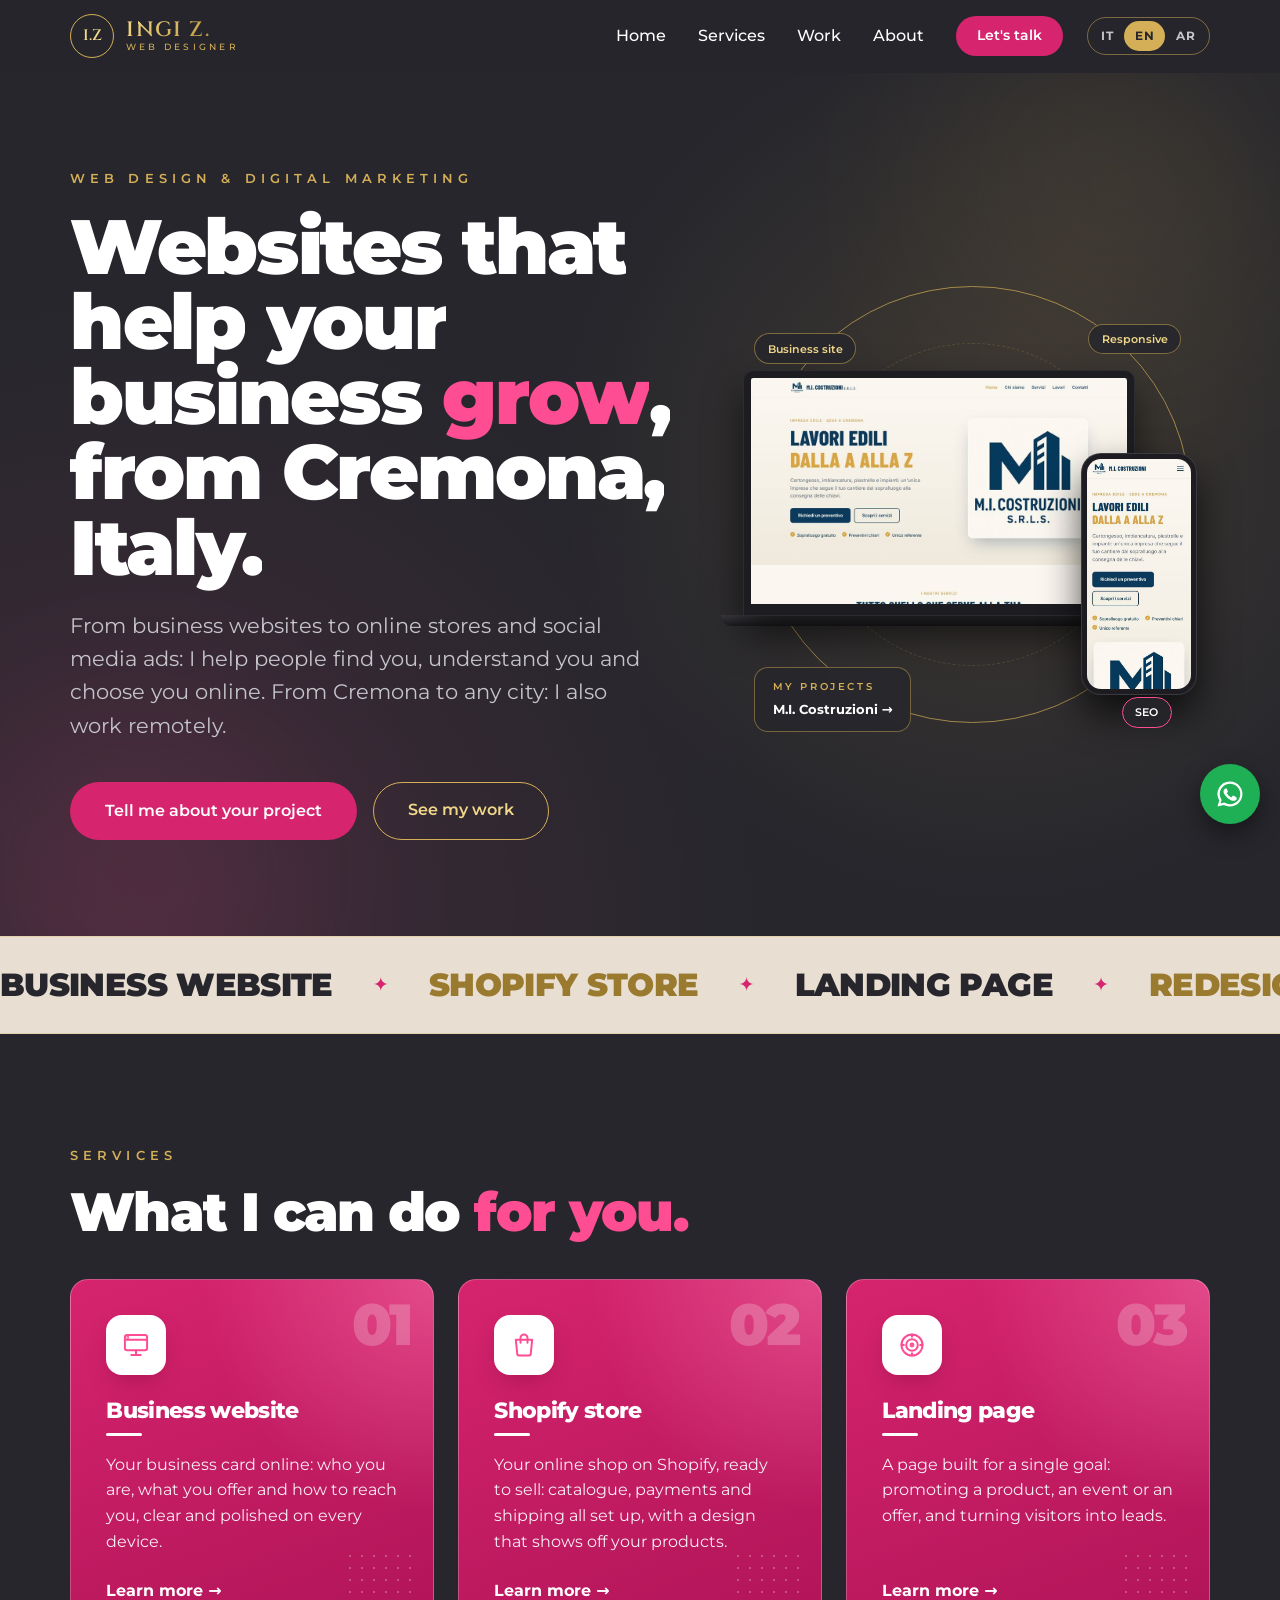
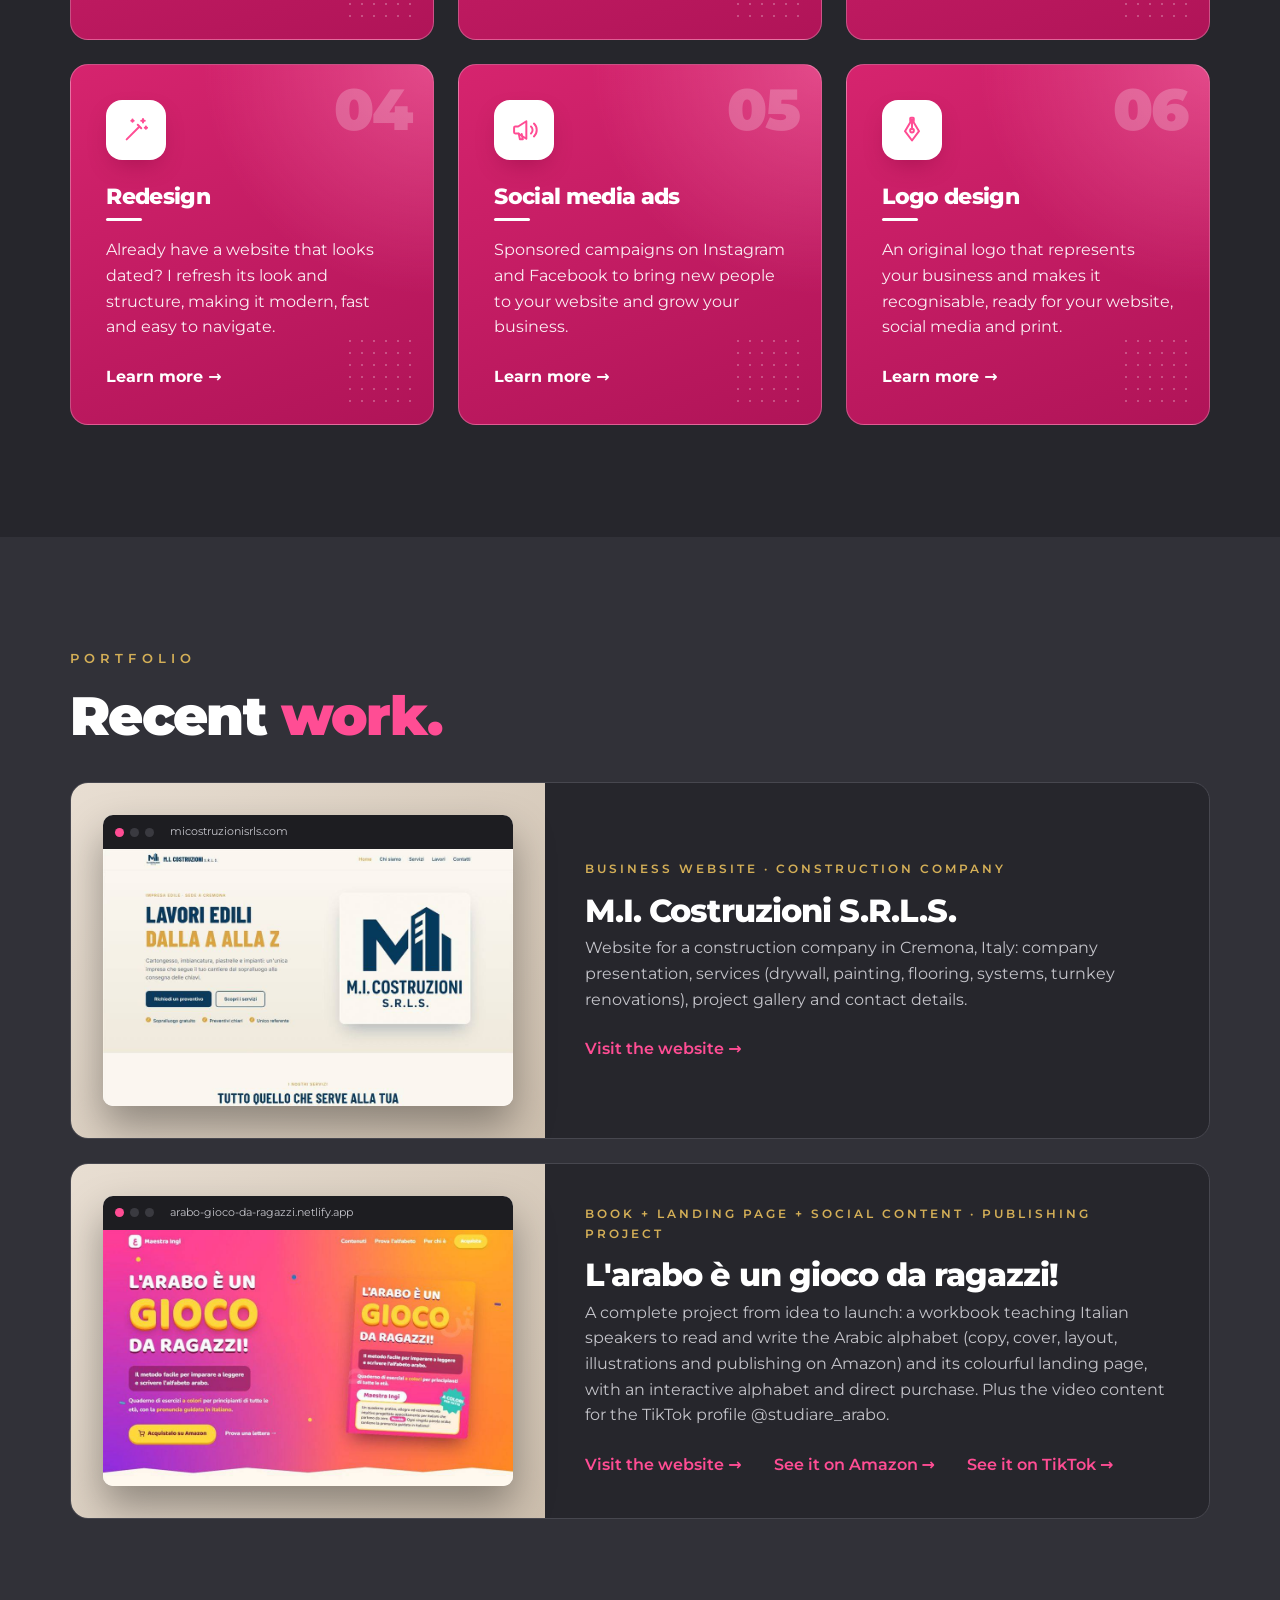
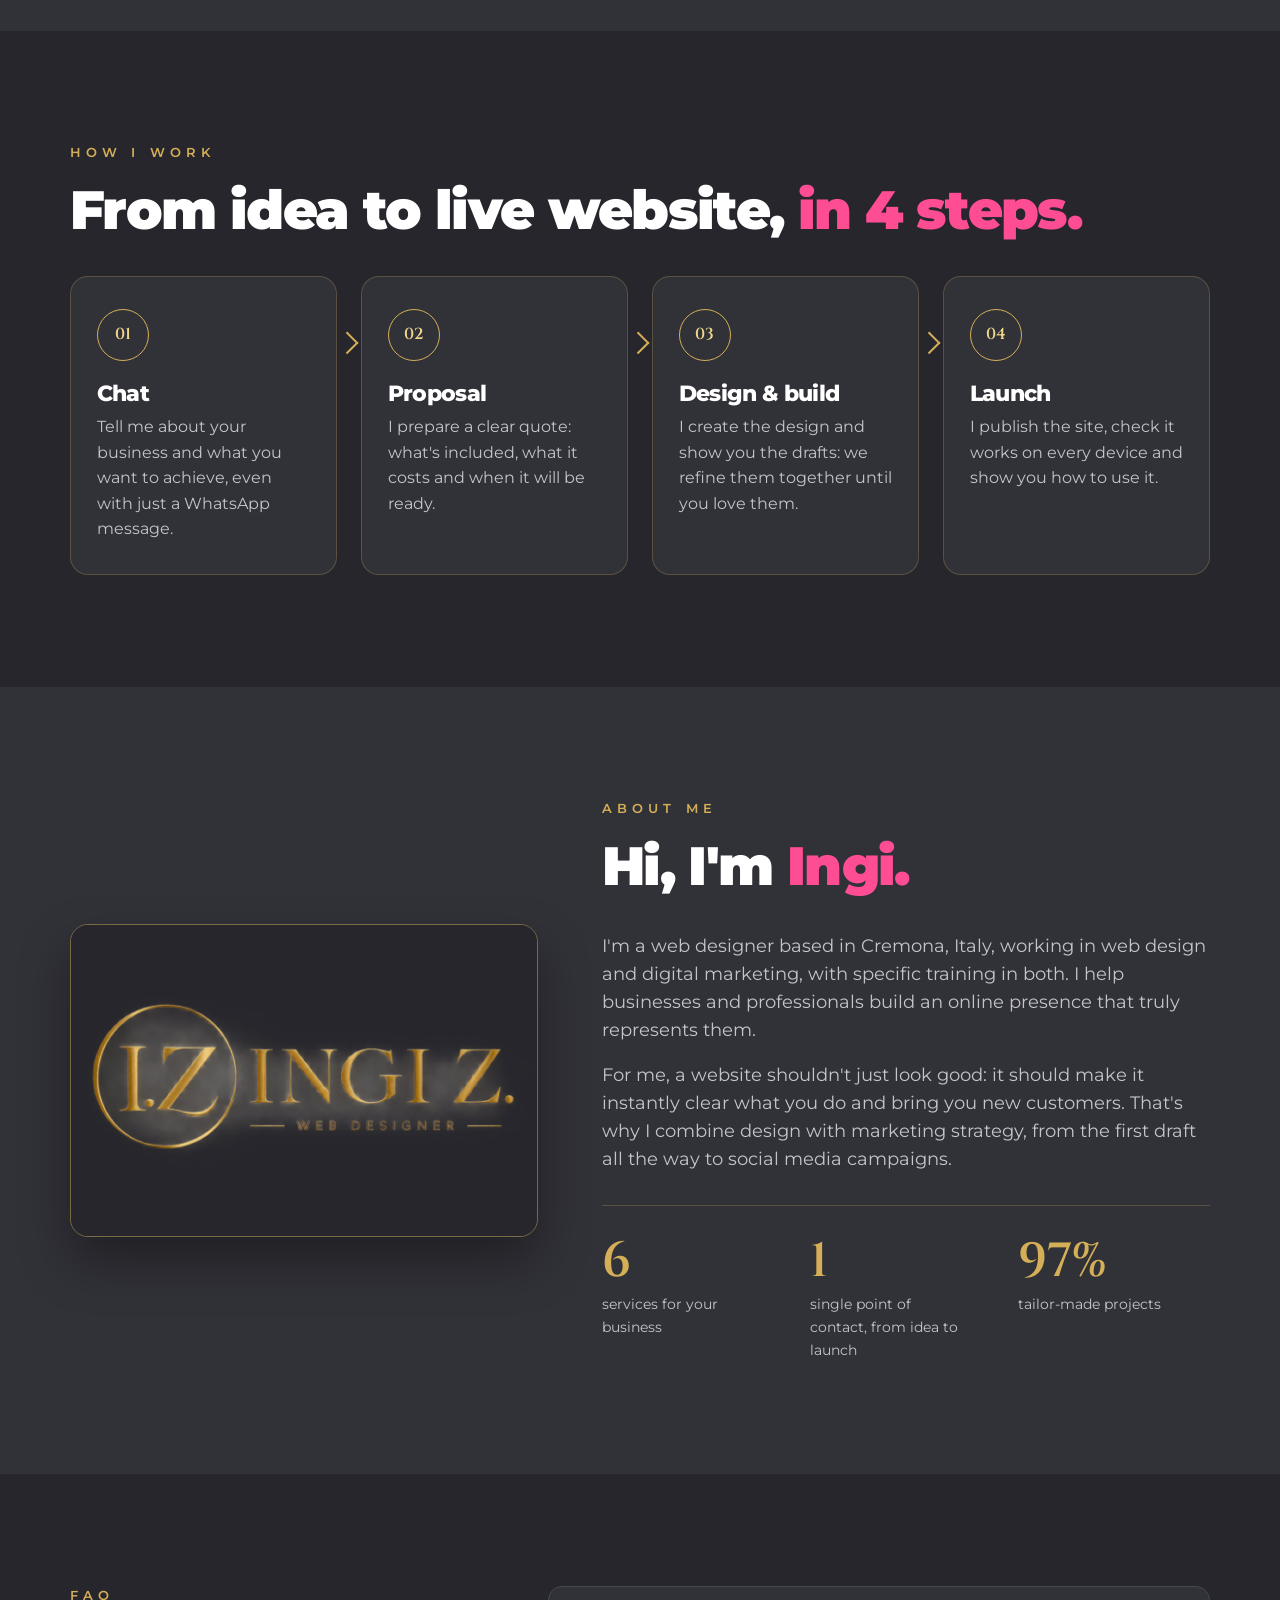
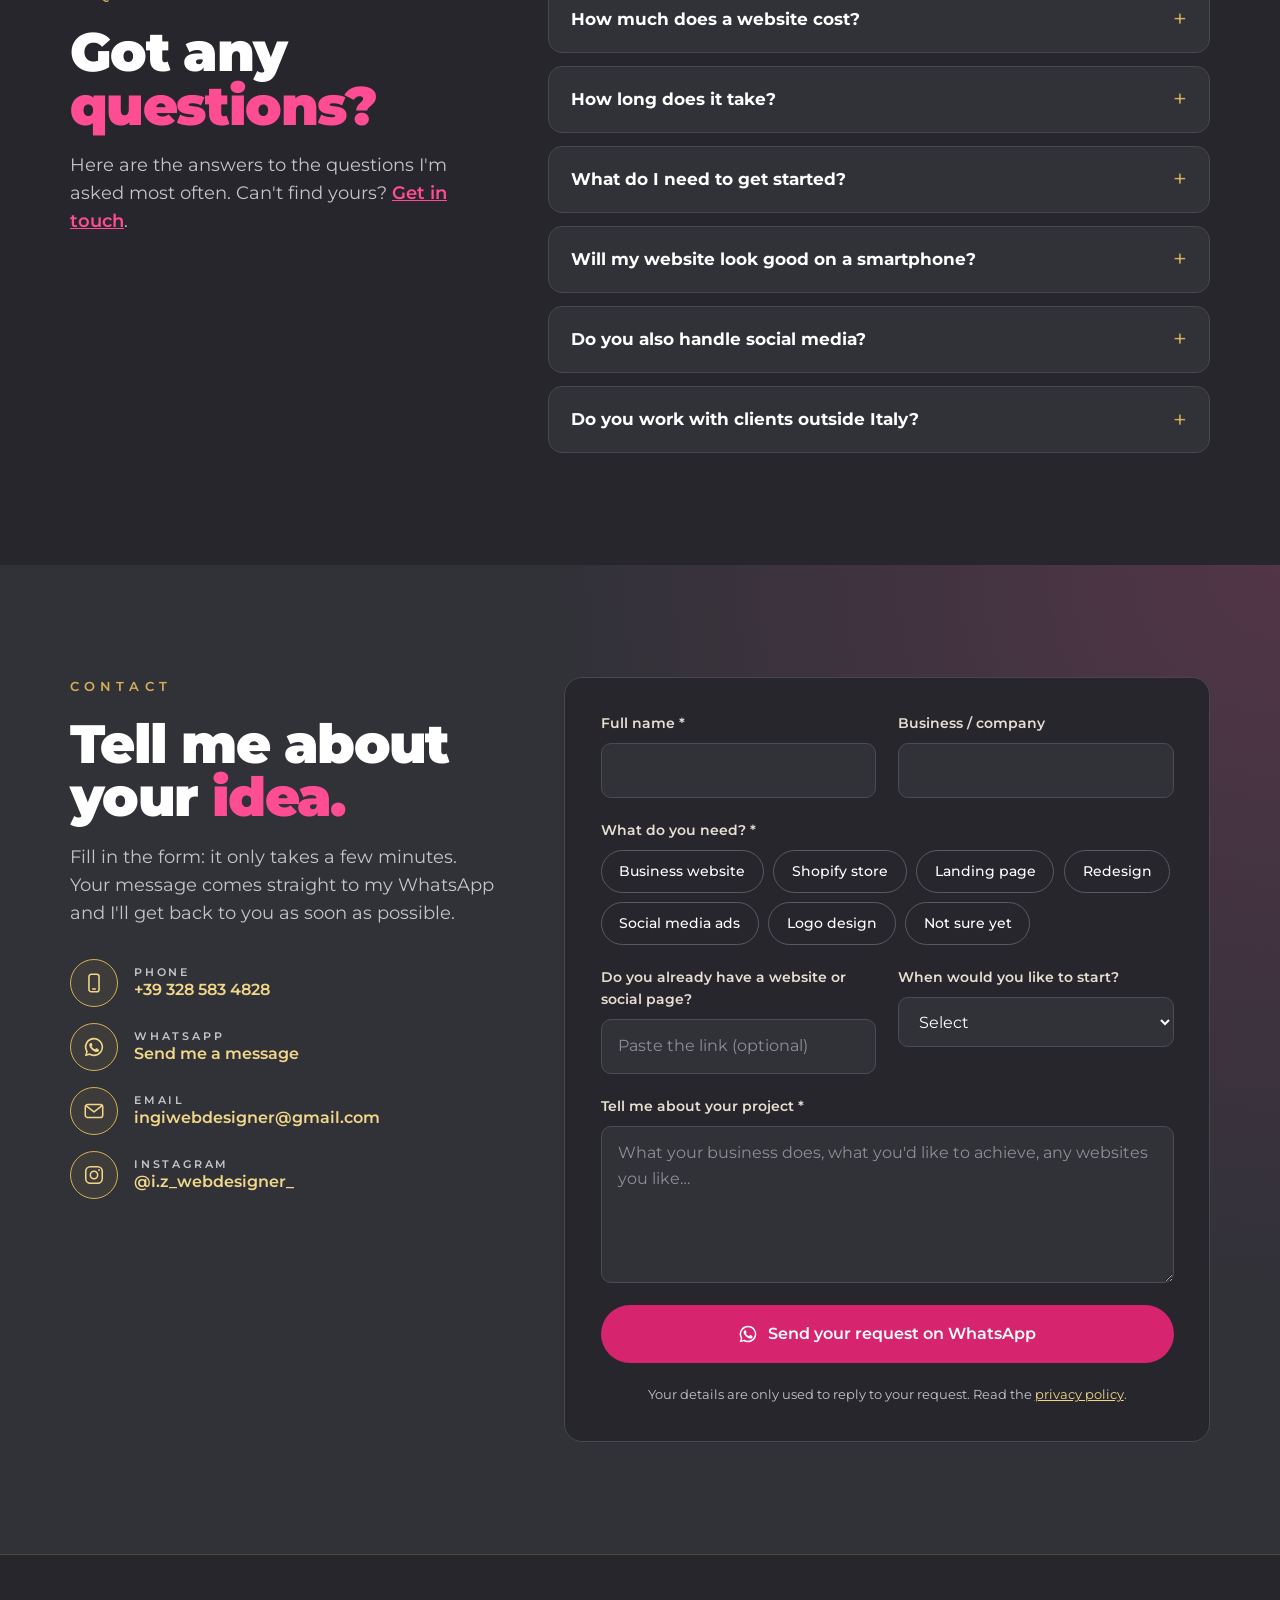
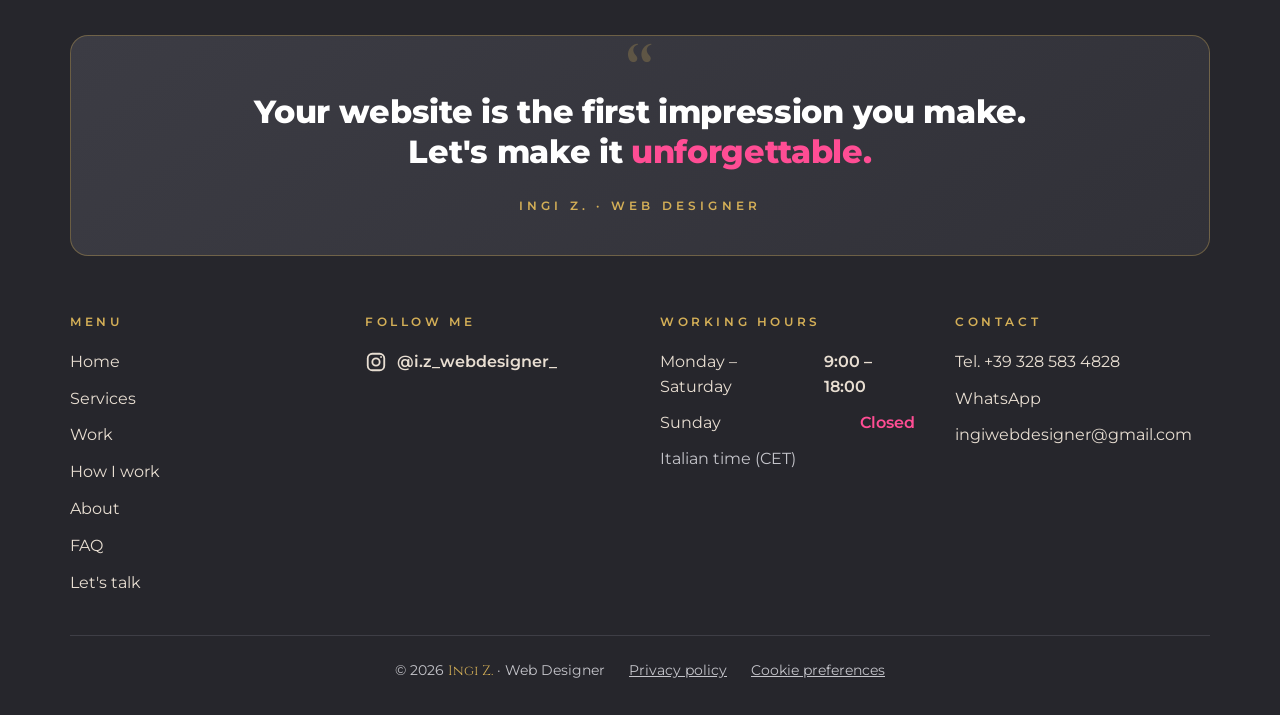
<file: en/index.html>
<!doctype html>
<html lang="en">
<head>
  <meta charset="utf-8">
  <meta name="viewport" content="width=device-width, initial-scale=1">
  <!-- Banner cookie di iubenda (Cookie Solution) -->
  <script type="text/javascript" src="https://embeds.iubenda.com/widgets/b3b975a0-d381-461b-8235-f66fe12b04c7.js"></script>
  <title>Web Designer in Cremona, Italy | Websites, Shopify stores and landing pages – Ingi Z.</title>
  <link rel="icon" href="../assets/favicon.svg" type="image/svg+xml">
  <link rel="apple-touch-icon" href="../assets/apple-touch-icon.png">
  <meta name="description" content="Web designer based in Cremona, Italy: business websites, Shopify stores, landing pages and social media ads for businesses and professionals. Fast, mobile-first sites built to be found on Google. Free quote.">
  <meta name="robots" content="index, follow, max-image-preview:large">
  <meta name="theme-color" content="#26262C">
  <link rel="canonical" href="https://ingiwebdesigner.com/en/">
  <link rel="alternate" hreflang="it" href="https://ingiwebdesigner.com/">
  <link rel="alternate" hreflang="en" href="https://ingiwebdesigner.com/en/">
  <link rel="alternate" hreflang="ar" href="https://ingiwebdesigner.com/ar/">
  <link rel="alternate" hreflang="x-default" href="https://ingiwebdesigner.com/">
  <!-- Preview when the link is shared on WhatsApp and social media -->
  <meta property="og:type" content="website">
  <meta property="og:site_name" content="Ingi Z. Web Designer">
  <meta property="og:locale" content="en_GB">
  <meta property="og:locale:alternate" content="it_IT">
  <meta property="og:url" content="https://ingiwebdesigner.com/en/">
  <meta property="og:title" content="Web Designer in Cremona, Italy – Ingi Z.">
  <meta property="og:description" content="Websites that help your business grow: business websites, online stores, landing pages and social media ads.">
  <meta property="og:image" content="https://ingiwebdesigner.com/assets/logo-izwd.jpg">
  <meta property="og:image:width" content="960">
  <meta property="og:image:height" content="640">
  <meta property="og:image:alt" content="Ingi Z. Web Designer logo">
  <meta name="twitter:card" content="summary_large_image">
  <link rel="preload" href="../assets/fonts/montserrat.woff2" as="font" type="font/woff2" crossorigin>
  <link rel="stylesheet" href="../style.css">
  <!-- Dati strutturati: dicono a Google chi sei, dove lavori e come contattarti -->
  <script type="application/ld+json">
  {
    "@context": "https://schema.org",
    "@graph": [
      {
        "@type": "ProfessionalService",
        "@id": "https://ingiwebdesigner.com/#business",
        "name": "Ingi Z. Web Designer",
        "url": "https://ingiwebdesigner.com/",
        "image": "https://ingiwebdesigner.com/assets/logo-izwd.jpg",
        "logo": "https://ingiwebdesigner.com/assets/logo-izwd.jpg",
        "description": "Web designer a Cremona: siti vetrina, e-commerce Shopify, landing page, restyling, logo e campagne social per aziende e professionisti.",
        "telephone": "+39 328 583 4828",
        "email": "ingiwebdesigner@gmail.com",
        "address": { "@type": "PostalAddress", "addressLocality": "Cremona", "postalCode": "26100", "addressRegion": "CR", "addressCountry": "IT" },
        "areaServed": [
          { "@type": "City", "name": "Cremona" },
          { "@type": "AdministrativeArea", "name": "Lombardia" },
          { "@type": "Country", "name": "Italia" }
        ],
        "knowsLanguage": ["it", "en", "ar"],
        "sameAs": ["https://www.instagram.com/i.z_webdesigner_/"],
        "hasOfferCatalog": {
          "@type": "OfferCatalog",
          "name": "Servizi di web design",
          "itemListElement": [
            { "@type": "Offer", "itemOffered": { "@type": "Service", "name": "Sito vetrina" } },
            { "@type": "Offer", "itemOffered": { "@type": "Service", "name": "E-commerce Shopify" } },
            { "@type": "Offer", "itemOffered": { "@type": "Service", "name": "Landing page" } },
            { "@type": "Offer", "itemOffered": { "@type": "Service", "name": "Restyling di siti web" } },
            { "@type": "Offer", "itemOffered": { "@type": "Service", "name": "Campagne social" } },
            { "@type": "Offer", "itemOffered": { "@type": "Service", "name": "Logo design" } }
          ]
        }
      },
      {
        "@type": "WebSite",
        "@id": "https://ingiwebdesigner.com/#website",
        "url": "https://ingiwebdesigner.com/",
        "name": "Ingi Z. Web Designer",
        "inLanguage": ["it", "en", "ar"],
        "publisher": { "@id": "https://ingiwebdesigner.com/#business" }
      }
    ]
  }
  </script>
</head>
<body>
  <a href="#content" class="skip-link">Skip to content</a>

  <!-- NAV -->
  <header class="nav">
    <div class="container nav__inner">
      <a href="#" class="logo" aria-label="Ingi Z. Web Designer">
        <span class="logo__mark">I.Z</span>
        <span class="logo__text">
          <span class="logo__name">INGI Z.</span>
          <span class="logo__tag">Web Designer</span>
        </span>
      </a>
      <nav class="nav__links">
        <a href="#">Home</a>
        <a href="#services">Services</a>
        <a href="#work">Work</a>
        <a href="#about">About</a>
        <a href="#contact" class="btn btn--small">Let's talk</a>
      </nav>
      <div class="lang" aria-label="Language">
        <a href="../index.html" hreflang="it" lang="it" title="Italiano">IT</a>
        <a href="index.html" aria-current="page">EN</a>
        <a href="../ar/index.html" hreflang="ar" lang="ar" dir="rtl" title="العربية">AR</a>
      </div>
      <button class="nav__toggle" type="button" aria-label="Open menu" aria-expanded="false" aria-controls="menu-mobile">
        <span></span><span></span><span></span>
      </button>
    </div>
  </header>

  <!-- Mobile off-canvas menu -->
  <div class="drawer" id="menu-mobile">
    <div class="drawer__backdrop"></div>
    <aside class="drawer__panel" aria-label="Menu">
      <div class="drawer__head">
        <span class="logo__mark">I.Z</span>
        <button class="drawer__close" type="button" aria-label="Close menu">&times;</button>
      </div>
      <nav class="drawer__links">
        <a href="#"><span>01</span>Home</a>
        <a href="#services"><span>02</span>Services</a>
        <a href="#work"><span>03</span>Work</a>
        <a href="#process"><span>04</span>How I work</a>
        <a href="#about"><span>05</span>About</a>
        <a href="#faq"><span>06</span>FAQ</a>
        <a href="#contact"><span>07</span>Contact</a>
      </nav>
      <div class="lang lang--drawer" aria-label="Language">
        <a href="../index.html" hreflang="it" lang="it">Italiano</a>
        <a href="index.html" aria-current="page">English</a>
        <a href="../ar/index.html" hreflang="ar" lang="ar" dir="rtl">العربية</a>
      </div>
      <a href="#contact" class="btn drawer__cta">Let's talk</a>
    </aside>
  </div>

  <main id="content">
  <!-- HERO -->
  <section class="hero">
    <div class="container hero__inner">
      <div class="hero__content">
        <p class="eyebrow">Web design &amp; digital marketing</p>
        <h1>Websites that help your business <span class="accent">grow</span>, from Cremona, Italy.</h1>
        <p class="hero__sub">From business websites to online stores and social media ads: I help people find you, understand you and choose you online. From Cremona to any city: I also work remotely.</p>
        <div class="hero__actions">
          <a href="#contact" class="btn">Tell me about your project</a>
          <a href="#work" class="btn btn--ghost">See my work</a>
        </div>
      </div>
      <div class="mockups">
        <span class="hero__emblem-ring"></span>
        <span class="hero__emblem-ring hero__emblem-ring--inner"></span>

        <!-- Laptop and phone showing finished projects: the page scrolls by itself -->
        <div class="laptop">
          <div class="laptop__screen">
            <img class="shot" src="../assets/lavori/micostruzioni-desktop.jpg" alt="">
          </div>
          <div class="laptop__base"></div>
        </div>

        <div class="phone">
          <div class="phone__screen">
            <img class="shot shot--phone" src="../assets/lavori/micostruzioni-mobile.jpg" alt="">
          </div>
        </div>

        <a href="#work" class="mockups__caption">
          <span class="mockups__caption-tag">My projects</span>
          <span><span class="mockups__caption-name">M.I. Costruzioni</span> &rarr;</span>
        </a>

        <span class="badge badge--1" aria-hidden="true">Responsive</span>
        <span class="badge badge--2" aria-hidden="true">Business site</span>
        <span class="badge badge--3" aria-hidden="true">SEO</span>
      </div>
    </div>
  </section>

  <!-- Scrolling band with the services (decorative) -->
  <div class="marquee" aria-hidden="true">
    <div class="marquee__track">
      <span>Business website</span><i>✦</i><span>Shopify store</span><i>✦</i><span>Landing page</span><i>✦</i><span>Redesign</span><i>✦</i><span>Social media ads</span><i>✦</i><span>Logo design</span><i>✦</i>
    </div>
  </div>

  <!-- SERVICES -->
  <section id="services" class="section">
    <div class="container">
      <p class="eyebrow">SERVICES</p>
      <h2>What I can do <span class="accent">for you.</span></h2>
      <div class="grid grid--services">
        <article class="card" data-servizio="Business website">
          <span class="card__num">01</span>
          <span class="card__icon" aria-hidden="true">
            <svg viewBox="0 0 24 24"><rect x="2.5" y="3.5" width="19" height="13" rx="2"/><path d="M8 20.5h8M12 16.5v4M2.5 7.5h19"/><circle cx="5" cy="5.5" r=".4"/></svg>
          </span>
          <h3>Business website</h3>
          <p>Your business card online: who you are, what you offer and how to reach you, clear and polished on every device.</p>
          <button type="button" class="card__more">Learn more <span aria-hidden="true">&rarr;</span></button>
          <template>
            <p>A business website is the foundation of your online presence: the place where customers find you, understand what you do and decide to get in touch.</p>
            <h4>What's included</h4>
            <ul>
              <li>Custom design that matches your brand</li>
              <li>Main pages: home, about, services, gallery, contact</li>
              <li>Fully optimised for smartphones and tablets</li>
              <li>Buttons to call, WhatsApp and find you on the map</li>
              <li>Basic Google optimisation (SEO)</li>
            </ul>
            <h4>Ideal for</h4>
            <p>Tradespeople, companies, professional firms, shops and local businesses.</p>
          </template>
        </article>
        <article class="card" data-servizio="Shopify store">
          <span class="card__num">02</span>
          <span class="card__icon" aria-hidden="true">
            <svg viewBox="0 0 24 24"><path d="M5 7.5h14l-1.2 12a1.5 1.5 0 0 1-1.5 1.5H7.7a1.5 1.5 0 0 1-1.5-1.5z"/><path d="M9 10V6a3 3 0 0 1 6 0v4"/></svg>
          </span>
          <h3>Shopify store</h3>
          <p>Your online shop on Shopify, ready to sell: catalogue, payments and shipping all set up, with a design that shows off your products.</p>
          <button type="button" class="card__more">Learn more <span aria-hidden="true">&rarr;</span></button>
          <template>
            <p>Shopify is one of the world's most popular platforms for selling online: secure, and easy to manage even if you're not technical.</p>
            <h4>What's included</h4>
            <ul>
              <li>Complete Shopify store setup</li>
              <li>Theme customised with your brand colours</li>
              <li>Products, categories and variants uploaded</li>
              <li>Payments, shipping and legal pages</li>
              <li>A walkthrough on managing orders and products yourself</li>
            </ul>
            <h4>Ideal for</h4>
            <p>Anyone who wants to start selling online or bring their physical shop to the web.</p>
          </template>
        </article>
        <article class="card" data-servizio="Landing page">
          <span class="card__num">03</span>
          <span class="card__icon" aria-hidden="true">
            <svg viewBox="0 0 24 24"><circle cx="12" cy="12" r="9"/><circle cx="12" cy="12" r="5"/><circle cx="12" cy="12" r="1.2"/><path d="M12 3v2M12 19v2M3 12h2M19 12h2"/></svg>
          </span>
          <h3>Landing page</h3>
          <p>A page built for a single goal: promoting a product, an event or an offer, and turning visitors into leads.</p>
          <button type="button" class="card__more">Learn more <span aria-hidden="true">&rarr;</span></button>
          <template>
            <p>A landing page takes visitors straight to the point, with no distractions: the perfect partner for paid ad campaigns.</p>
            <h4>What's included</h4>
            <ul>
              <li>A structure designed to persuade and drive action</li>
              <li>Clear copy and prominent calls to action</li>
              <li>Contact form or WhatsApp link</li>
              <li>Fast loading, even on smartphones</li>
              <li>Ready for tracking results</li>
            </ul>
            <h4>Ideal for</h4>
            <p>Product launches, promotions, events and lead generation.</p>
          </template>
        </article>
        <article class="card" data-servizio="Redesign">
          <span class="card__num">04</span>
          <span class="card__icon" aria-hidden="true">
            <svg viewBox="0 0 24 24"><path d="M4 20 15 9M13.5 7.5l3 3"/><path d="M18 2.5v3M16.5 4h3M20.5 9v2M19.5 10h2M9 3v2M8 4h2"/></svg>
          </span>
          <h3>Redesign</h3>
          <p>Already have a website that looks dated? I refresh its look and structure, making it modern, fast and easy to navigate.</p>
          <button type="button" class="card__more">Learn more <span aria-hidden="true">&rarr;</span></button>
          <template>
            <p>An old or slow website loses customers. With a redesign, I turn it into a modern tool that really works for you.</p>
            <h4>What's included</h4>
            <ul>
              <li>Review of your current site and what to improve</li>
              <li>A new, modern design that fits your brand</li>
              <li>A clearer structure that's easier to navigate</li>
              <li>Optimised for smartphones and speed</li>
              <li>Keeping the content that already works</li>
            </ul>
            <h4>Ideal for</h4>
            <p>Anyone with a dated website that's hard to read on a phone or doesn't bring in enquiries.</p>
          </template>
        </article>
        <article class="card" data-servizio="Social media ads">
          <span class="card__num">05</span>
          <span class="card__icon" aria-hidden="true">
            <svg viewBox="0 0 24 24"><path d="M3.5 10v4a1 1 0 0 0 1 1H7l7 4.5v-15L7 9H4.5a1 1 0 0 0-1 1z"/><path d="M7.5 15l1 5h2.5l-1-4.5M18 9a4 4 0 0 1 0 6M20.5 6.5a7.5 7.5 0 0 1 0 11"/></svg>
          </span>
          <h3>Social media ads</h3>
          <p>Sponsored campaigns on Instagram and Facebook to bring new people to your website and grow your business.</p>
          <button type="button" class="card__more">Learn more <span aria-hidden="true">&rarr;</span></button>
          <template>
            <p>With sponsored campaigns your business reaches the right people, in your local area or wherever your customers are.</p>
            <h4>What's included</h4>
            <ul>
              <li>Defining the goal and the audience</li>
              <li>Creating the visuals and copy for your ads</li>
              <li>Setting up campaigns on Instagram and Facebook</li>
              <li>Monitoring and optimising while the campaign runs</li>
              <li>A final report on the results</li>
            </ul>
            <h4>Ideal for</h4>
            <p>Anyone who wants more enquiries, more website visits or to get noticed quickly.</p>
          </template>
        </article>
        <article class="card" data-servizio="Logo design">
          <span class="card__num">06</span>
          <span class="card__icon" aria-hidden="true">
            <svg viewBox="0 0 24 24"><path d="M12 3 6 13l6 8 6-8z"/><circle cx="12" cy="12.5" r="1.6"/><path d="M12 3v7.9"/><rect x="10.5" y="1.5" width="3" height="3" rx=".5"/></svg>
          </span>
          <h3>Logo design</h3>
          <p>An original logo that represents your business and makes it recognisable, ready for your website, social media and print.</p>
          <button type="button" class="card__more">Learn more <span aria-hidden="true">&rarr;</span></button>
          <template>
            <p>Your logo is the first thing people remember about you. I create it starting from your story and your values.</p>
            <h4>What's included</h4>
            <ul>
              <li>Research into your business and your industry</li>
              <li>Original design proposals</li>
              <li>Revisions until you're happy with the result</li>
              <li>Colour, black-and-white and social media versions</li>
              <li>Files ready for web and print</li>
            </ul>
            <h4>Ideal for</h4>
            <p>New businesses or anyone who wants to refresh their image.</p>
          </template>
        </article>
      </div>

      <dialog class="modal" id="modal-servizio" aria-labelledby="modal-title">
        <button type="button" class="modal__close" aria-label="Close">&times;</button>
        <span class="modal__num"></span>
        <h3 id="modal-title"></h3>
        <div class="modal__body"></div>
        <a href="#contact" class="btn modal__cta">Tell me about your project</a>
      </dialog>
    </div>
  </section>

  <!-- WORK -->
  <section id="work" class="section section--alt">
    <div class="container">
      <p class="eyebrow">PORTFOLIO</p>
      <h2>Recent <span class="accent">work.</span></h2>
      <div class="works">
        <a href="https://micostruzionisrls.com" class="work" target="_blank" rel="noopener">
          <div class="work__visual">
            <div class="browser">
              <div class="browser__bar"><i></i><i></i><i></i><span>micostruzionisrls.com</span></div>
              <div class="browser__view">
                <img src="../assets/lavori/micostruzioni-desktop.jpg" alt="Preview of the M.I. Costruzioni website" loading="lazy">
              </div>
            </div>
          </div>
          <div class="work__body">
            <span class="work__tag">Business website · Construction company</span>
            <h3>M.I. Costruzioni S.R.L.S.</h3>
            <p>Website for a construction company in Cremona, Italy: company presentation, services (drywall, painting, flooring, systems, turnkey renovations), project gallery and contact details.</p>
            <span class="work__link">Visit the website &rarr;</span>
          </div>
        </a>

        <!-- Two-part project (book + landing page): two separate links, so the block is not a single link -->
        <div class="work">
          <a href="https://arabo-gioco-da-ragazzi.netlify.app/" class="work__visual" target="_blank" rel="noopener" tabindex="-1" aria-hidden="true">
            <div class="browser">
              <div class="browser__bar"><i></i><i></i><i></i><span>arabo-gioco-da-ragazzi.netlify.app</span></div>
              <div class="browser__view">
                <img src="../assets/lavori/arabo-landing-desktop.jpg" alt="" loading="lazy">
              </div>
            </div>
          </a>
          <div class="work__body">
            <span class="work__tag">Book + Landing page + Social content · Publishing project</span>
            <h3 lang="it">L'arabo è un gioco da ragazzi!</h3>
            <p>A complete project from idea to launch: a workbook teaching Italian speakers to read and write the Arabic alphabet (copy, cover, layout, illustrations and publishing on Amazon) and its colourful landing page, with an interactive alphabet and direct purchase. Plus the video content for the TikTok profile @studiare_arabo.</p>
            <div class="work__links">
              <a href="https://arabo-gioco-da-ragazzi.netlify.app/" class="work__link" target="_blank" rel="noopener">Visit the website &rarr;</a>
              <a href="https://amzn.eu/d/0giFYmPg" class="work__link" target="_blank" rel="noopener">See it on Amazon &rarr;</a>
              <a href="https://www.tiktok.com/@studiare_arabo" class="work__link" target="_blank" rel="noopener">See it on TikTok &rarr;</a>
            </div>
          </div>
        </div>
      </div>
    </div>
  </section>

  <!-- HOW I WORK -->
  <section id="process" class="section">
    <div class="container">
      <p class="eyebrow">HOW I WORK</p>
      <h2>From idea to live website, <span class="accent">in 4 steps.</span></h2>
      <ol class="steps">
        <li class="step">
          <span class="step__num">01</span>
          <h3>Chat</h3>
          <p>Tell me about your business and what you want to achieve, even with just a WhatsApp message.</p>
        </li>
        <li class="step">
          <span class="step__num">02</span>
          <h3>Proposal</h3>
          <p>I prepare a clear quote: what's included, what it costs and when it will be ready.</p>
        </li>
        <li class="step">
          <span class="step__num">03</span>
          <h3>Design &amp; build</h3>
          <p>I create the design and show you the drafts: we refine them together until you love them.</p>
        </li>
        <li class="step">
          <span class="step__num">04</span>
          <h3>Launch</h3>
          <p>I publish the site, check it works on every device and show you how to use it.</p>
        </li>
      </ol>
    </div>
  </section>

  <!-- ABOUT -->
  <section id="about" class="section section--alt">
    <div class="container about">
      <img class="about__logo" src="../assets/logo-izwd.jpg" alt="Ingi Z. Web Designer logo" width="960" height="640" loading="lazy">
      <div>
        <p class="eyebrow">ABOUT ME</p>
        <h2>Hi, I'm <span class="accent">Ingi.</span></h2>
        <p>I'm a web designer based in Cremona, Italy, working in web design and digital marketing, with specific training in both. I help businesses and professionals build an online presence that truly represents them.</p>
        <p>For me, a website shouldn't just look good: it should make it instantly clear what you do and bring you new customers. That's why I combine design with marketing strategy, from the first draft all the way to social media campaigns.</p>
        <div class="stats">
          <div class="stat"><span class="stat__num">6</span><span class="stat__label">services for your business</span></div>
          <div class="stat"><span class="stat__num">1</span><span class="stat__label">single point of contact, from idea to launch</span></div>
          <div class="stat"><span class="stat__num">100%</span><span class="stat__label">tailor-made projects</span></div>
        </div>
      </div>
    </div>
  </section>

  <!-- REVIEWS: hidden until there are real reviews.
       To show it, remove "hidden" below and replace the text in square brackets. -->
  <section id="reviews" class="section" hidden>
    <div class="container">
      <p class="eyebrow">KIND WORDS</p>
      <h2>Happy <span class="accent">clients.</span></h2>
      <div class="grid">
        <figure class="review">
          <blockquote>[Client review text]</blockquote>
          <figcaption><strong>[Full name]</strong><span>[Business · City]</span></figcaption>
        </figure>
        <figure class="review">
          <blockquote>[Client review text]</blockquote>
          <figcaption><strong>[Full name]</strong><span>[Business · City]</span></figcaption>
        </figure>
        <figure class="review">
          <blockquote>[Client review text]</blockquote>
          <figcaption><strong>[Full name]</strong><span>[Business · City]</span></figcaption>
        </figure>
      </div>
    </div>
  </section>

  <!-- FAQ -->
  <section id="faq" class="section">
    <div class="container faq">
      <div>
        <p class="eyebrow">FAQ</p>
        <h2>Got any <span class="accent">questions?</span></h2>
        <p class="faq__intro">Here are the answers to the questions I'm asked most often. Can't find yours? <a href="#contact">Get in touch</a>.</p>
      </div>
      <div class="faq__list">
        <details class="faq__item">
          <summary>How much does a website cost?</summary>
          <p>It depends on what you need: how many pages, which features, and whether I also take care of copy and photos. Tell me about your project and I'll prepare a tailored quote, clear and with no surprises.</p>
        </details>
        <details class="faq__item">
          <summary>How long does it take?</summary>
          <p>It depends on the project: a landing page takes less time than an online store. Every quote includes the delivery time, so you know from the start when you'll be online.</p>
        </details>
        <details class="faq__item">
          <summary>What do I need to get started?</summary>
          <p>Just an idea of what you want to communicate. If you already have a logo, copy and photos, we'll use them; if not, I'll help you prepare them.</p>
        </details>
        <details class="faq__item">
          <summary>Will my website look good on a smartphone?</summary>
          <p>Yes: every project is designed for phones first, where most visits come from, and then adapted to tablets and computers.</p>
        </details>
        <details class="faq__item">
          <summary>Do you also handle social media?</summary>
          <p>Yes: I create and manage sponsored campaigns on Instagram and Facebook, to bring new people to your website and grow your business.</p>
        </details>
        <details class="faq__item">
          <summary>Do you work with clients outside Italy?</summary>
          <p>Yes: everything can be done remotely, by WhatsApp, email or video call, in Italian, English or Arabic.</p>
        </details>
      </div>
    </div>
  </section>

  <!-- CONTACT -->
  <section id="contact" class="section contact">
    <div class="container contact__inner">
      <div class="contact__intro">
        <p class="eyebrow">Contact</p>
        <h2>Tell me about your <span class="accent">idea.</span></h2>
        <p>Fill in the form: it only takes a few minutes. Your message comes straight to my WhatsApp and I'll get back to you as soon as possible.</p>
        <div class="contact__direct">
          <a href="tel:+393285834828">
            <span class="contact__icon" aria-hidden="true">
              <svg viewBox="0 0 24 24"><rect x="6.5" y="2.5" width="11" height="19" rx="2.5"/><path d="M10.5 18.5h3"/></svg>
            </span>
            <span><small>Phone</small>+39 328 583 4828</span>
          </a>
          <a href="https://wa.me/393285834828" target="_blank" rel="noopener">
            <span class="contact__icon" aria-hidden="true">
              <svg viewBox="0 0 24 24"><path class="fill" d="M12 2a10 10 0 0 0-8.6 15.1L2 22l5-1.3A10 10 0 1 0 12 2zm0 18.2a8.2 8.2 0 0 1-4.2-1.2l-.3-.2-3 .8.8-2.9-.2-.3A8.2 8.2 0 1 1 12 20.2zm4.5-6.1c-.2-.1-1.5-.7-1.7-.8-.2-.1-.4-.1-.6.1l-.8 1c-.1.2-.3.2-.5.1a6.7 6.7 0 0 1-3.3-2.9c-.3-.4.2-.4.7-1.4.1-.2 0-.3 0-.4l-.8-1.8c-.2-.5-.4-.4-.6-.4h-.5a1 1 0 0 0-.7.3 3 3 0 0 0-.9 2.2 5.2 5.2 0 0 0 1.1 2.7 11.8 11.8 0 0 0 4.5 4c1.7.7 2.3.8 3.2.6.5-.1 1.5-.6 1.7-1.2.2-.6.2-1.1.2-1.2-.1-.1-.3-.2-.5-.3z"/></svg>
            </span>
            <span><small>WhatsApp</small>Send me a message</span>
          </a>
          <a href="mailto:ingiwebdesigner@gmail.com">
            <span class="contact__icon" aria-hidden="true">
              <svg viewBox="0 0 24 24"><rect x="2.5" y="5" width="19" height="14" rx="2.5"/><path d="m3.5 6.5 8.5 6.5 8.5-6.5"/></svg>
            </span>
            <span><small>Email</small>ingiwebdesigner@gmail.com</span>
          </a>
          <a href="https://www.instagram.com/i.z_webdesigner_/" target="_blank" rel="noopener">
            <span class="contact__icon" aria-hidden="true">
              <svg viewBox="0 0 24 24"><rect x="3" y="3" width="18" height="18" rx="5"/><circle cx="12" cy="12" r="4"/><circle class="fill" cx="17.5" cy="6.5" r="1"/></svg>
            </span>
            <span><small>Instagram</small>@i.z_webdesigner_</span>
          </a>
        </div>
      </div>

      <form class="form" id="richiesta" novalidate>
        <div class="form__row">
          <label class="field">
            <span>Full name *</span>
            <input type="text" name="nome" required autocomplete="name">
          </label>
          <label class="field">
            <span>Business / company</span>
            <input type="text" name="attivita" autocomplete="organization">
          </label>
        </div>

        <fieldset class="field">
          <legend>What do you need? *</legend>
          <div class="chips">
            <label class="chip"><input type="checkbox" name="servizi" value="Business website"><span>Business website</span></label>
            <label class="chip"><input type="checkbox" name="servizi" value="Shopify store"><span>Shopify store</span></label>
            <label class="chip"><input type="checkbox" name="servizi" value="Landing page"><span>Landing page</span></label>
            <label class="chip"><input type="checkbox" name="servizi" value="Redesign"><span>Redesign</span></label>
            <label class="chip"><input type="checkbox" name="servizi" value="Social media ads"><span>Social media ads</span></label>
            <label class="chip"><input type="checkbox" name="servizi" value="Logo design"><span>Logo design</span></label>
            <label class="chip"><input type="checkbox" name="servizi" value="Not sure yet"><span>Not sure yet</span></label>
          </div>
        </fieldset>

        <div class="form__row">
          <label class="field">
            <span>Do you already have a website or social page?</span>
            <input type="text" name="link" placeholder="Paste the link (optional)">
          </label>
          <label class="field">
            <span>When would you like to start?</span>
            <select name="tempi">
              <option value="">Select</option>
              <option>As soon as possible</option>
              <option>Within 1 month</option>
              <option>Within 3 months</option>
              <option>Just exploring</option>
            </select>
          </label>
        </div>

        <label class="field">
          <span>Tell me about your project *</span>
          <textarea name="idea" rows="5" required placeholder="What your business does, what you'd like to achieve, any websites you like…"></textarea>
        </label>

        <p class="form__error" id="form-error" role="alert" hidden></p>

        <div class="form__success" id="form-success" role="status" hidden>
          <span class="form__success-icon" aria-hidden="true">&check;</span>
          <div>
            <strong>Thank you, your request is ready!</strong>
            <p>WhatsApp has opened with your message: tap <b>Send</b> and I'll get back to you as soon as possible.</p>
            <p class="form__success-small">WhatsApp didn't open? <a href="#" id="form-success-link" target="_blank" rel="noopener">Click here</a>.</p>
          </div>
        </div>

        <button type="submit" class="btn form__submit">
          <svg viewBox="0 0 24 24" width="20" height="20" fill="currentColor" aria-hidden="true"><path d="M12 2a10 10 0 0 0-8.6 15.1L2 22l5-1.3A10 10 0 1 0 12 2zm0 18.2a8.2 8.2 0 0 1-4.2-1.2l-.3-.2-3 .8.8-2.9-.2-.3A8.2 8.2 0 1 1 12 20.2zm4.5-6.1c-.2-.1-1.5-.7-1.7-.8-.2-.1-.4-.1-.6.1l-.8 1c-.1.2-.3.2-.5.1a6.7 6.7 0 0 1-3.3-2.9c-.3-.4.2-.4.7-1.4.1-.2 0-.3 0-.4l-.8-1.8c-.2-.5-.4-.4-.6-.4h-.5a1 1 0 0 0-.7.3 3 3 0 0 0-.9 2.2 5.2 5.2 0 0 0 1.1 2.7 11.8 11.8 0 0 0 4.5 4c1.7.7 2.3.8 3.2.6.5-.1 1.5-.6 1.7-1.2.2-.6.2-1.1.2-1.2-.1-.1-.3-.2-.5-.3z"/></svg>
          Send your request on WhatsApp
        </button>
        <p class="form__privacy">Your details are only used to reply to your request. Read the <a href="privacy.html">privacy policy</a>.</p>
      </form>
    </div>
  </section>

  </main>

  <footer class="footer">
    <div class="container">
      <blockquote class="footer__quote">
        <span class="footer__quote-mark" aria-hidden="true">&ldquo;</span>
        <p>Your website is the first impression you make.<br>Let's make it <span class="accent">unforgettable.</span></p>
        <cite>Ingi Z. · Web Designer</cite>
      </blockquote>

      <div class="footer__grid">
        <nav class="footer__col" aria-label="Site menu">
          <h4>Menu</h4>
          <a href="#">Home</a>
          <a href="#services">Services</a>
          <a href="#work">Work</a>
          <a href="#process">How I work</a>
          <a href="#about">About</a>
          <a href="#faq">FAQ</a>
          <a href="#contact">Let's talk</a>
        </nav>
        <div class="footer__col">
          <h4>Follow me</h4>
          <a href="https://www.instagram.com/i.z_webdesigner_/" target="_blank" rel="noopener" class="footer__social">
            <svg viewBox="0 0 24 24" width="22" height="22" fill="none" stroke="currentColor" stroke-width="2" aria-hidden="true">
              <rect x="3" y="3" width="18" height="18" rx="5"/><circle cx="12" cy="12" r="4"/><circle cx="17.5" cy="6.5" r="1" fill="currentColor" stroke="none"/>
            </svg>
            @i.z_webdesigner_
          </a>
        </div>
        <div class="footer__col">
          <h4>Working hours</h4>
          <ul class="hours">
            <li><span>Monday – Saturday</span><span>9:00 – 18:00</span></li>
            <li><span>Sunday</span><span class="hours__closed">Closed</span></li>
          </ul>
          <p>Italian time (CET)</p>
        </div>
        <div class="footer__col">
          <h4>Contact</h4>
          <a href="tel:+393285834828">Tel. +39 328 583 4828</a>
          <a href="https://wa.me/393285834828" target="_blank" rel="noopener">WhatsApp</a>
          <a href="mailto:ingiwebdesigner@gmail.com">ingiwebdesigner@gmail.com</a>
        </div>
      </div>

      <div class="footer__bottom">
        <span>&copy; 2026 <span class="footer__brand">Ingi Z.</span> · Web Designer</span>
        <!-- If you have a VAT number, uncomment and add it:
        <span>VAT 00000000000</span> -->
        <a href="privacy.html">Privacy policy</a>
        <!-- iubenda opens the cookie preferences panel (replaces the floating icon) -->
        <a href="#" class="iubenda-cs-preferences-link">Cookie preferences</a>
      </div>
    </div>
  </footer>

  <!-- WhatsApp button, always visible -->
  <a href="https://wa.me/393285834828" class="wa-float" target="_blank" rel="noopener" aria-label="Message me on WhatsApp">
    <svg viewBox="0 0 24 24" width="30" height="30" fill="currentColor" aria-hidden="true"><path d="M12 2a10 10 0 0 0-8.6 15.1L2 22l5-1.3A10 10 0 1 0 12 2zm0 18.2a8.2 8.2 0 0 1-4.2-1.2l-.3-.2-3 .8.8-2.9-.2-.3A8.2 8.2 0 1 1 12 20.2zm4.5-6.1c-.2-.1-1.5-.7-1.7-.8-.2-.1-.4-.1-.6.1l-.8 1c-.1.2-.3.2-.5.1a6.7 6.7 0 0 1-3.3-2.9c-.3-.4.2-.4.7-1.4.1-.2 0-.3 0-.4l-.8-1.8c-.2-.5-.4-.4-.6-.4h-.5a1 1 0 0 0-.7.3 3 3 0 0 0-.9 2.2 5.2 5.2 0 0 0 1.1 2.7 11.8 11.8 0 0 0 4.5 4c1.7.7 2.3.8 3.2.6.5-.1 1.5-.6 1.7-1.2.2-.6.2-1.1.2-1.2-.1-.1-.3-.2-.5-.3z"/></svg>
  </a>

  <script src="../script.js"></script>
</body>
</html>
</file>
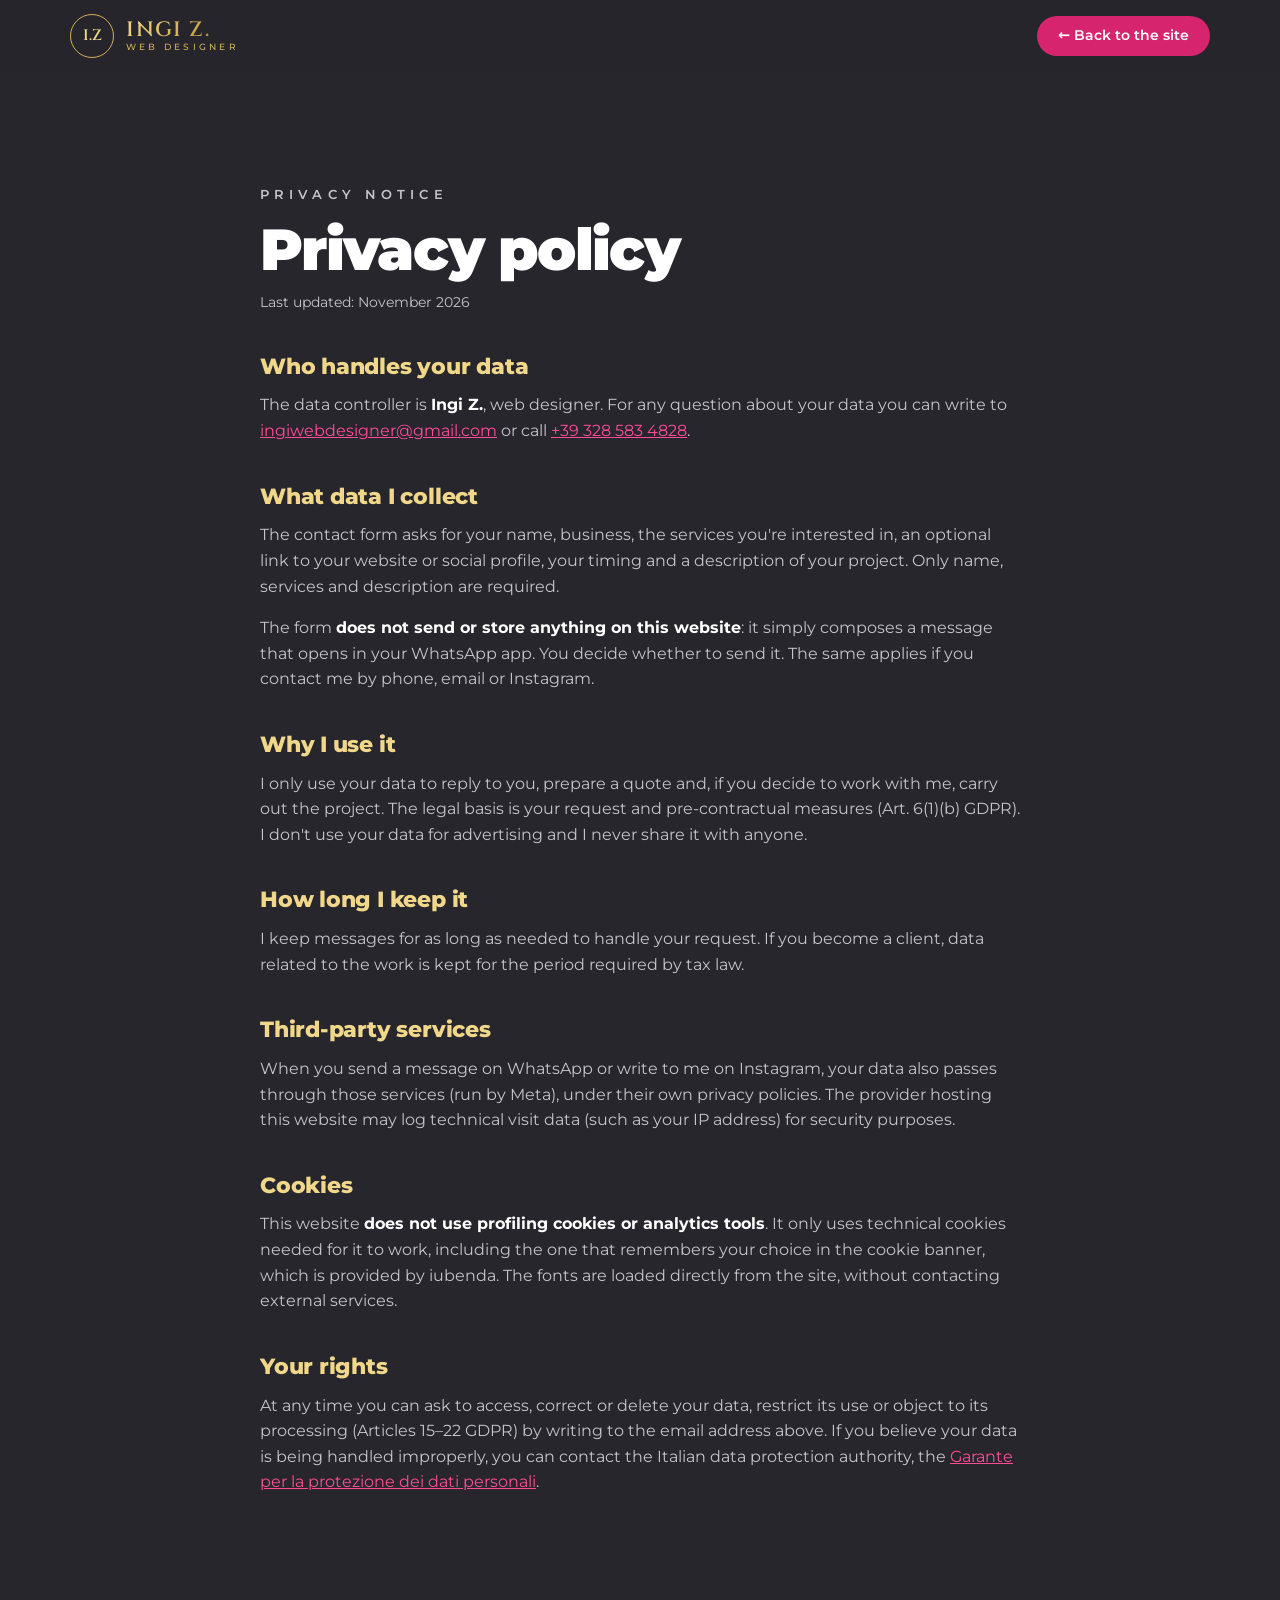
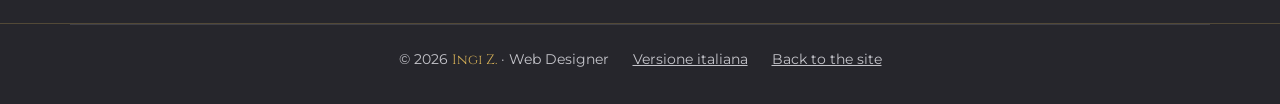
<file: en/privacy.html>
<!doctype html>
<html lang="en">
<head>
  <meta charset="utf-8">
  <meta name="viewport" content="width=device-width, initial-scale=1">
  <!-- Banner cookie di iubenda (Cookie Solution) -->
  <script type="text/javascript" src="https://embeds.iubenda.com/widgets/b3b975a0-d381-461b-8235-f66fe12b04c7.js"></script>
  <title>Privacy policy — Ingi Z. Web Designer</title>
  <link rel="icon" href="../assets/favicon.svg" type="image/svg+xml">
  <link rel="apple-touch-icon" href="../assets/apple-touch-icon.png">
  <meta name="robots" content="noindex">
  <meta name="theme-color" content="#26262C">
  <link rel="stylesheet" href="../style.css">
</head>
<body>

  <header class="nav">
    <div class="container nav__inner">
      <a href="index.html" class="logo" aria-label="Ingi Z. Web Designer — back to the home page">
        <span class="logo__mark">I.Z</span>
        <span class="logo__text">
          <span class="logo__name">INGI Z.</span>
          <span class="logo__tag">Web Designer</span>
        </span>
      </a>
      <a href="index.html" class="btn btn--small">&larr; Back to the site</a>
    </div>
  </header>

  <main class="section">
    <article class="container legal">
      <p class="eyebrow">Privacy notice</p>
      <h1>Privacy policy</h1>
      <p class="legal__updated">Last updated: November 2026</p>

      <h2>Who handles your data</h2>
      <!-- Add your full name and, if you have one, your VAT number -->
      <p>The data controller is <strong>Ingi Z.</strong>, web designer. For any question about your data you can write to <a href="mailto:ingiwebdesigner@gmail.com">ingiwebdesigner@gmail.com</a> or call <a href="tel:+393285834828">+39 328 583 4828</a>.</p>

      <h2>What data I collect</h2>
      <p>The contact form asks for your name, business, the services you're interested in, an optional link to your website or social profile, your timing and a description of your project. Only name, services and description are required.</p>
      <p>The form <strong>does not send or store anything on this website</strong>: it simply composes a message that opens in your WhatsApp app. You decide whether to send it. The same applies if you contact me by phone, email or Instagram.</p>

      <h2>Why I use it</h2>
      <p>I only use your data to reply to you, prepare a quote and, if you decide to work with me, carry out the project. The legal basis is your request and pre-contractual measures (Art. 6(1)(b) GDPR). I don't use your data for advertising and I never share it with anyone.</p>

      <h2>How long I keep it</h2>
      <p>I keep messages for as long as needed to handle your request. If you become a client, data related to the work is kept for the period required by tax law.</p>

      <h2>Third-party services</h2>
      <p>When you send a message on WhatsApp or write to me on Instagram, your data also passes through those services (run by Meta), under their own privacy policies. The provider hosting this website may log technical visit data (such as your IP address) for security purposes.</p>

      <h2>Cookies</h2>
      <p>This website <strong>does not use profiling cookies or analytics tools</strong>. It only uses technical cookies needed for it to work, including the one that remembers your choice in the cookie banner, which is provided by iubenda. The fonts are loaded directly from the site, without contacting external services.</p>

      <h2>Your rights</h2>
      <p>At any time you can ask to access, correct or delete your data, restrict its use or object to its processing (Articles 15–22 GDPR) by writing to the email address above. If you believe your data is being handled improperly, you can contact the Italian data protection authority, the <a href="https://www.garanteprivacy.it" target="_blank" rel="noopener">Garante per la protezione dei dati personali</a>.</p>
    </article>
  </main>

  <footer class="footer footer--small">
    <div class="container footer__bottom">
      <span>&copy; 2026 <span class="footer__brand">Ingi Z.</span> · Web Designer</span>
      <a href="https://www.iubenda.com/privacy-policy/95318907" hreflang="it" lang="it" target="_blank" rel="noopener">Versione italiana</a>
      <a href="index.html">Back to the site</a>
    </div>
  </footer>

</body>
</html>
</file>
<file: style.css>
/* Font ospitati nel sito (niente richieste ai server di Google) */
@font-face {
  font-family: "Montserrat"; font-style: normal; font-weight: 400 900; font-display: swap;
  src: url("assets/fonts/montserrat.woff2") format("woff2");
  unicode-range: U+0000-00FF, U+0131, U+0152-0153, U+02BB-02BC, U+02C6, U+02DA, U+02DC, U+0304, U+0308, U+0329, U+2000-206F, U+20AC, U+2122, U+2191, U+2193, U+2212, U+2215, U+FEFF, U+FFFD;
}
@font-face {
  font-family: "Cinzel"; font-style: normal; font-weight: 400 900; font-display: swap;
  src: url("assets/fonts/cinzel.woff2") format("woff2");
  unicode-range: U+0000-00FF, U+0131, U+0152-0153, U+02BB-02BC, U+02C6, U+02DA, U+02DC, U+0304, U+0308, U+0329, U+2000-206F, U+20AC, U+2122, U+2191, U+2193, U+2212, U+2215, U+FEFF, U+FFFD;
}
@font-face {
  font-family: "Cairo"; font-style: normal; font-weight: 400 900; font-display: swap;
  src: url("assets/fonts/cairo-arabic.woff2") format("woff2");
  unicode-range: U+0600-06FF, U+0750-077F, U+0870-088E, U+0890-0891, U+0898-08E1, U+08E3-08FF, U+200C-200E, U+2010-2011, U+204F, U+2E41, U+FB50-FDFF, U+FE70-FE74, U+FE76-FEFC;
}

:root {
  --bg: #26262C;
  --surface: #313138;
  --surface-2: #3C3C44;
  --accent: #FF4D94;
  --accent-light: #FF7DB2;
  /* Fucsia più profondo per i fondi con testo bianco (contrasto leggibile) */
  --accent-strong: #D6246E;
  --accent-deep: #B01458;
  --cream: #E8DED2;
  --gold: #D4AF57;
  --gold-light: #F1D78A;
  --gold-dark: #9A7A2E;
  --gold-gradient: linear-gradient(135deg, var(--gold-light), var(--gold) 50%, var(--gold-dark));
  --text: #FFFFFF;
  --muted: #C4C4CA;
  --radius: 18px;
  color-scheme: dark;
}

* { box-sizing: border-box; margin: 0; padding: 0; }

/* Spazio per l'header fisso quando si salta a una sezione */
html { scroll-behavior: smooth; scroll-padding-top: 80px; }
@media (prefers-reduced-motion: reduce) { html { scroll-behavior: auto; } }

/* Link nascosto per chi naviga da tastiera: appare solo con Tab */
.skip-link {
  position: absolute; left: 16px; top: -100px; z-index: 100;
  padding: .7rem 1.2rem; border-radius: 10px;
  background: var(--gold); color: var(--bg); font-weight: 700;
}
.skip-link:focus { top: 16px; }

body {
  background: var(--bg);
  color: var(--text);
  font-family: "Montserrat", system-ui, sans-serif;
  line-height: 1.6;
  overflow-x: hidden;
}

a { color: inherit; text-decoration: none; }

.container { width: min(1140px, 100% - 32px); margin-inline: auto; }

h1, h2, h3 { font-weight: 900; line-height: 0.98; letter-spacing: -0.03em; }
h1 { font-size: clamp(2.6rem, 8vw, 5.8rem); }
h2 { font-size: clamp(2rem, 5vw, 3.4rem); margin-bottom: 2.5rem; }
h3 { font-size: 1.35rem; font-weight: 800; margin-bottom: .6rem; }

.accent { color: var(--accent); }

.eyebrow {
  font-size: .8rem;
  font-weight: 600;
  letter-spacing: .4em;
  text-transform: uppercase;
  color: var(--gold);
  margin-bottom: 1.2rem;
}

/* Bottoni */
.btn {
  display: inline-block;
  background: var(--accent-strong);
  color: var(--text);
  font-weight: 600;
  padding: 1rem 2.2rem;
  border-radius: 999px;
  transition: background .2s, transform .2s;
}
.btn:hover { background: var(--accent-deep); transform: translateY(-2px); }
.btn--small { padding: .55rem 1.3rem; font-size: .9rem; }
.btn--light { background: var(--text); color: var(--accent); }
.btn--light:hover { background: var(--cream); }

/* Nav */
.nav {
  position: sticky; top: 0; z-index: 10;
  background: rgba(38, 38, 44, .85);
  backdrop-filter: blur(10px);
}
.nav__inner { display: flex; align-items: center; justify-content: space-between; height: 72px; }
.logo { display: flex; align-items: center; gap: .75rem; font-family: "Cinzel", Georgia, serif; }
.logo__mark {
  display: grid; place-items: center;
  width: 44px; height: 44px;
  border: 1.5px solid var(--gold);
  border-radius: 50%;
  font-size: .95rem; font-weight: 600;
  color: var(--gold-light);
}
.logo__text { display: flex; flex-direction: column; line-height: 1.1; }
.logo__name {
  font-size: 1.3rem; font-weight: 600; letter-spacing: .08em;
  background: var(--gold-gradient);
  -webkit-background-clip: text; background-clip: text;
  color: transparent;
}
.logo__tag {
  font-family: "Montserrat", sans-serif;
  font-size: .58rem; font-weight: 500; letter-spacing: .35em; text-transform: uppercase;
  color: var(--gold);
}
.nav__links { display: flex; align-items: center; gap: 2rem; margin-left: auto; font-weight: 500; }
.nav__links a:not(.btn):hover { color: var(--accent); }

/* ---------- Animazioni ---------- */

/* Comparsa dal basso mentre si scorre (le classi le aggiunge script.js) */
.anim .reveal {
  opacity: 0; transform: translateY(20px); filter: blur(3px);
  transition: opacity .7s ease, transform .8s cubic-bezier(.16, 1, .3, 1), filter .7s ease;
  transition-delay: var(--ritardo, 0ms);
}
.anim .reveal.is-visible { opacity: 1; transform: none; filter: none; }

/* Titolo dell'hero: ogni parola sale da dietro una "maschera" */
.anim .hero h1 { animation: none; }
.parola { display: inline-block; overflow: hidden; vertical-align: top; padding-bottom: .12em; margin-bottom: -.12em; }
.parola > span { display: inline-block; transform: translateY(105%); animation: parola-sale 1s cubic-bezier(.16, 1, .3, 1) forwards; animation-delay: var(--ritardo, 0ms); }
@keyframes parola-sale { to { transform: none; } }

/* Luci fucsia e oro che si muovono lentamente dietro l'hero */
.hero::before, .hero::after {
  content: ""; position: absolute; z-index: 0; pointer-events: none;
  width: 46vmax; height: 46vmax; border-radius: 50%;
  filter: blur(70px); opacity: .35;
}
.hero::before { top: -14vmax; right: -10vmax; background: radial-gradient(circle, rgba(212, 175, 87, .35), transparent 65%); animation: luce-1 30s ease-in-out infinite alternate; }
.hero::after { bottom: -18vmax; left: -12vmax; background: radial-gradient(circle, rgba(255, 77, 148, .35), transparent 65%); animation: luce-2 36s ease-in-out infinite alternate; }
.hero__inner { position: relative; z-index: 1; }
@keyframes luce-1 { to { transform: translate(-6vmax, 7vmax) scale(1.08); } }
@keyframes luce-2 { to { transform: translate(7vmax, -5vmax) scale(.95); } }

/* Mockup che si inclinano appena seguendo il mouse (le variabili --mx e --my le aggiorna script.js) */
.fx .mockups__scena {
  transform: perspective(1400px) rotateY(calc(var(--mx, 0) * 3deg)) rotateX(calc(var(--my, 0) * -3deg));
  transition: transform 1s cubic-bezier(.16, 1, .3, 1);
}
.mockups__scena { position: absolute; inset: 0; transform-style: preserve-3d; }
.fx .badge, .fx .mockups__caption { translate: calc(var(--mx, 0) * 6px) calc(var(--my, 0) * 6px); transition: translate 1s cubic-bezier(.16, 1, .3, 1), border-color .2s; }

/* Blocchetti dei servizi: leggero riflesso di luce che segue il cursore */
.card__luce {
  position: absolute; inset: 0; z-index: -1; pointer-events: none; border-radius: inherit;
  background: radial-gradient(circle 260px at var(--px, 50%) var(--py, 50%), rgba(255, 255, 255, .12), transparent 70%);
  opacity: 0; transition: opacity .4s;
}
.card:hover .card__luce { opacity: 1; }

/* Barra di avanzamento dorata sotto l'header */
.progresso {
  position: absolute; left: 0; bottom: -1px; height: 2px; width: 100%;
  background: linear-gradient(90deg, var(--accent), var(--gold-light));
  transform-origin: left; transform: scaleX(var(--avanzamento, 0));
}

/* Fascia scorrevole con i servizi */
.marquee {
  overflow: hidden;
  padding: 1.4rem 0;
  background: var(--cream);
  border-block: 1px solid rgba(212, 175, 87, .3);
}
.marquee__track { display: flex; align-items: center; gap: 2.5rem; width: max-content; animation: scorri 60s linear infinite; }
.marquee:hover .marquee__track { animation-play-state: paused; }
.marquee span {
  font-size: clamp(1.3rem, 3vw, 2rem); font-weight: 900; letter-spacing: -.02em; text-transform: uppercase; white-space: nowrap;
  color: var(--gold-dark);
  transition: color .3s;
}
.marquee span:nth-of-type(odd) { color: var(--bg); }
.marquee i { font-style: normal; font-size: 1.2rem; color: var(--accent-strong); }
@keyframes scorri { to { transform: translateX(-50%); } }

/* Entrata dell'hero all'apertura della pagina, a cascata */
@keyframes sali { from { opacity: 0; transform: translateY(30px); } }
@keyframes appari { from { opacity: 0; transform: scale(.92); } }
.hero__content > * { animation: sali .9s cubic-bezier(.2, .7, .2, 1) backwards; }
.hero__content > :nth-child(1) { animation-delay: .1s; }
.hero__content > :nth-child(2) { animation-delay: .25s; }
.hero__content > :nth-child(3) { animation-delay: .45s; }
.hero__content > :nth-child(4) { animation-delay: .6s; }
.mockups { animation: appari 1.2s cubic-bezier(.2, .7, .2, 1) .35s backwards; }

/* Header: bordo oro e ombra dopo aver iniziato a scorrere */
.nav { transition: box-shadow .3s, border-color .3s; border-bottom: 1px solid transparent; }
.nav.is-scrolled { border-bottom-color: rgba(212, 175, 87, .3); box-shadow: 0 10px 30px rgba(0, 0, 0, .3); }

@media (prefers-reduced-motion: reduce) {
  .hero__content > *, .mockups, .hero::before, .hero::after { animation: none !important; }
  .marquee__track { animation: none; flex-wrap: wrap; width: auto; justify-content: center; }
}

/* Selettore lingua IT | EN */
.lang {
  display: flex; align-items: center; margin-left: 1.5rem;
  border: 1px solid rgba(212, 175, 87, .5); border-radius: 999px;
  padding: 3px;
}
.lang a {
  padding: .3rem .65rem; border-radius: 999px;
  font-size: .78rem; font-weight: 700; letter-spacing: .08em;
  color: var(--muted);
  transition: color .2s, background .2s;
}
.lang a:hover { color: var(--gold-light); }
.lang a[aria-current="page"] { background: var(--gold); color: var(--bg); }
/* Versione nel menu mobile: più grande, sopra il bottone */
.lang--drawer { align-self: flex-start; margin: 1.8rem 0 1.5rem; }
.lang--drawer a { padding: .5rem 1rem; font-size: .85rem; letter-spacing: .02em; }

/* Bottone menu mobile (tre linee che diventano una X) */
.nav__toggle {
  display: none;
  flex-direction: column; justify-content: center; gap: 5px;
  width: 44px; height: 44px; padding: 0 11px;
  background: none; border: 1.5px solid var(--gold); border-radius: 50%;
  cursor: pointer;
}
.nav__toggle span { display: block; height: 2px; border-radius: 2px; background: var(--gold-light); transition: transform .3s, opacity .3s; }
.nav__toggle[aria-expanded="true"] span:nth-child(1) { transform: translateY(7px) rotate(45deg); }
.nav__toggle[aria-expanded="true"] span:nth-child(2) { opacity: 0; }
.nav__toggle[aria-expanded="true"] span:nth-child(3) { transform: translateY(-7px) rotate(-45deg); }
.nav__toggle:focus-visible, .drawer__close:focus-visible { outline: 2px solid var(--accent); outline-offset: 3px; }

/* Menu a scomparsa da destra */
.drawer { position: fixed; inset: 0; z-index: 50; visibility: hidden; transition: visibility 0s .35s; }
.drawer.is-open { visibility: visible; transition-delay: 0s; }
.drawer__backdrop { position: absolute; inset: 0; background: rgba(0, 0, 0, .55); backdrop-filter: blur(3px); opacity: 0; transition: opacity .35s; }
.drawer.is-open .drawer__backdrop { opacity: 1; }
.drawer__panel {
  position: absolute; top: 0; right: 0; bottom: 0;
  width: min(320px, 85%);
  display: flex; flex-direction: column;
  padding: 1.2rem 1.6rem 2rem;
  background:
    radial-gradient(circle at 100% 100%, rgba(255, 77, 148, .2), transparent 50%),
    var(--surface);
  border-left: 1px solid rgba(212, 175, 87, .35);
  overflow-y: auto;
  transform: translateX(100%);
  transition: transform .35s ease;
}
.drawer.is-open .drawer__panel { transform: none; }
.drawer__head { display: flex; align-items: center; justify-content: space-between; height: 56px; margin-bottom: 1.5rem; }
.drawer__close {
  width: 44px; height: 44px; border-radius: 50%;
  background: var(--surface-2); border: 0; cursor: pointer;
  color: var(--text); font-size: 1.6rem; line-height: 1;
}
.drawer__close:hover { background: var(--accent-strong); }
.drawer__links { display: flex; flex-direction: column; }
.drawer__links a {
  display: flex; align-items: baseline; gap: 1rem;
  padding: .8rem 0;
  font-size: 1.25rem; font-weight: 700;
  border-bottom: 1px solid rgba(212, 175, 87, .2);
  transition: color .2s, padding-left .2s;
}
.drawer__links a span { min-width: 1.4rem; font-family: "Cinzel", Georgia, serif; font-size: .8rem; font-weight: 600; color: var(--gold); }
.drawer__links a:hover { color: var(--accent); padding-left: .4rem; }
.drawer__cta { margin-top: auto; text-align: center; }
@media (min-width: 761px) { .drawer { display: none; } }
@media (prefers-reduced-motion: reduce) { .drawer *, .drawer { transition: none !important; } }

/* Hero */
.hero {
  position: relative;
  min-height: 92vh;
  display: flex; align-items: center;
  padding: 6rem 0;
  overflow: hidden;
  background:
    radial-gradient(circle at 78% 45%, rgba(212, 175, 87, .14), transparent 40%),
    radial-gradient(circle at 10% 100%, rgba(255, 77, 148, .12), transparent 45%),
    var(--bg);
}
.hero__inner { display: grid; grid-template-columns: 1.3fr 1fr; gap: 3rem; align-items: center; }
.hero h1 { font-size: clamp(2.4rem, 6.5vw, 4.8rem); }
.hero__sub { font-size: clamp(1.05rem, 2vw, 1.3rem); color: var(--muted); margin: 1.5rem 0 2.5rem; max-width: 42ch; }
.hero__actions { display: flex; flex-wrap: wrap; gap: 1rem; }

.btn--ghost { background: transparent; border: 1.5px solid var(--gold); color: var(--gold-light); padding: calc(1rem - 1.5px) calc(2.2rem - 1.5px); }
.btn--ghost:hover { background: rgba(212, 175, 87, .12); }

/* Mockup animati: laptop + telefono davanti ai cerchi oro del logo */
.mockups {
  position: relative;
  width: min(540px, 100%); aspect-ratio: 1;
  justify-self: center;
  container-type: inline-size;
}
.hero__emblem-ring { position: absolute; inset: 4%; border: 1.5px solid var(--gold); border-radius: 50%; opacity: .7; }
.hero__emblem-ring--inner { inset: 16%; border-color: rgba(212, 175, 87, .3); border-style: dashed; animation: spin 40s linear infinite; }

.laptop { position: absolute; left: 2%; top: 22%; width: 82%; animation: float 7s ease-in-out infinite; }
.laptop__screen {
  position: relative; aspect-ratio: 16 / 10; overflow: hidden;
  background: #111114;
  border: 1.6cqw solid #1d1d21; border-bottom-width: 2.4cqw;
  border-radius: 2cqw 2cqw 0 0;
  box-shadow: 0 0 0 1px #2c2c31, 0 4cqw 8cqw rgba(0, 0, 0, .6);
}
.laptop__base {
  height: 2.4cqw; margin: 0 -6%;
  background: linear-gradient(#3a3a40, #1b1b1f);
  border-radius: 0 0 2.4cqw 2.4cqw;
}

.phone { position: absolute; right: 3%; bottom: 10%; width: 24%; animation: float 6s ease-in-out -2s infinite; }
.phone__screen {
  aspect-ratio: 9 / 19; overflow: hidden;
  background: #111114;
  border: 1.2cqw solid #1d1d21; border-radius: 4cqw;
  box-shadow: 0 0 0 1px #3a3a40, 0 4cqw 8cqw rgba(0, 0, 0, .7);
}

/* Screenshot dei progetti: scorrono dall'alto in basso e tornano su */
.shot { display: block; width: 100%; height: auto; animation: page-scroll 16s ease-in-out infinite alternate; }
.shot--phone { animation-duration: 13s; animation-delay: -4s; }
/* Dissolvenza quando si passa al progetto successivo */
.shot, .mockups__caption-name { transition: opacity .5s; }
.mockups--switching .shot, .mockups--switching .mockups__caption-name { opacity: 0; }

.mockups__caption {
  position: absolute; left: 4%; bottom: 2%;
  display: flex; flex-direction: column; gap: .2rem;
  padding: .7rem 1.1rem;
  font-size: clamp(.8rem, 2.8cqw, 1rem); font-weight: 700;
  background: rgba(38, 38, 44, .85);
  border: 1px solid rgba(212, 175, 87, .45);
  border-radius: 14px;
  backdrop-filter: blur(6px);
  transition: border-color .2s;
}
.mockups__caption:hover { border-color: var(--accent); }
.mockups__caption-tag { font-size: .65rem; font-weight: 600; letter-spacing: .25em; text-transform: uppercase; color: var(--gold); }

/* Etichette che fluttuano */
.badge {
  position: absolute;
  padding: .45em 1.1em;
  font-size: clamp(.65rem, 2.4cqw, .85rem); font-weight: 600;
  color: var(--gold-light);
  background: rgba(38, 38, 44, .85);
  border: 1px solid rgba(212, 175, 87, .5);
  border-radius: 999px;
  backdrop-filter: blur(6px);
  animation: float 5s ease-in-out infinite;
}
.badge--1 { top: 12%; right: 6%; }
.badge--2 { top: 14%; left: 4%; animation-delay: -1.5s; }
.badge--3 { bottom: 3%; right: 8%; animation-delay: -3s; color: var(--text); border-color: var(--accent); }

@keyframes spin { to { transform: rotate(360deg); } }
@keyframes float { 50% { transform: translateY(-2.5%); } }
@keyframes page-scroll { 0%, 8% { transform: translateY(0); } 92%, 100% { transform: translateY(-72%); } }
@media (prefers-reduced-motion: reduce) {
  .mockups *, .mockups { animation: none !important; }
}

/* Sezioni */
.section { padding: 7rem 0; }
.section--alt { background: var(--surface); }

.grid { display: grid; grid-template-columns: repeat(auto-fit, minmax(260px, 1fr)); gap: 1.5rem; }
.grid--services { grid-template-columns: repeat(3, 1fr); }
@media (max-width: 960px) { .grid--services { grid-template-columns: repeat(2, 1fr); } }
@media (max-width: 620px) { .grid--services { grid-template-columns: 1fr; } }

.card {
  position: relative; isolation: isolate; overflow: hidden;
  display: flex; flex-direction: column;
  background:
    radial-gradient(circle at 100% 0%, rgba(255, 125, 178, .45), transparent 45%),
    linear-gradient(160deg, var(--accent-strong), var(--accent-deep));
  border: 1px solid rgba(255, 255, 255, .25);
  border-radius: var(--radius);
  padding: 2.2rem;
  transition: transform .3s, box-shadow .3s, border-color .3s;
}
/* Bordo sfumato oro che appare al passaggio del mouse */
.card::before {
  content: ""; position: absolute; inset: 0; z-index: -1;
  padding: 1.5px; border-radius: inherit;
  background: var(--gold-gradient);
  -webkit-mask: linear-gradient(#000 0 0) content-box, linear-gradient(#000 0 0);
  -webkit-mask-composite: xor; mask-composite: exclude;
  opacity: 0; transition: opacity .3s;
}
/* Griglia di puntini decorativa nell'angolo */
.card::after {
  content: ""; position: absolute; right: 1.2rem; bottom: 1.2rem; z-index: -1;
  width: 70px; height: 70px;
  background-image: radial-gradient(rgba(255, 255, 255, .5) 1.2px, transparent 1.4px);
  background-size: 12px 12px;
  opacity: .5; transition: opacity .3s, transform .3s;
}
.card:hover {
  transform: translateY(-6px);
  border-color: transparent;
  box-shadow: 0 20px 45px -15px rgba(255, 77, 148, .45);
}
.card:hover::before { opacity: 1; }
.card:hover::after { opacity: 1; transform: translate(-4px, -4px); }

/* Numero grande in bianco trasparente, in alto a destra */
.card__num {
  position: absolute; top: 1rem; right: 1.4rem;
  font-family: "Montserrat", sans-serif; font-size: 3.6rem; font-weight: 900; line-height: 1; letter-spacing: -.04em;
  color: rgba(255, 255, 255, .22);
  transition: color .3s;
}
.card:hover .card__num { color: rgba(255, 255, 255, .45); }

/* Icona fucsia su quadrato bianco */
.card__icon {
  display: grid; place-items: center;
  width: 60px; height: 60px; margin-bottom: 1.6rem;
  border-radius: 16px;
  background: #fff;
  box-shadow: 0 10px 25px -8px rgba(120, 0, 50, .45);
  transition: transform .3s;
}
.card__icon svg { width: 28px; height: 28px; fill: none; stroke: var(--accent); stroke-width: 1.7; stroke-linecap: round; stroke-linejoin: round; }
.card:hover .card__icon { transform: rotate(-6deg) scale(1.06); }

.card h3 { position: relative; padding-bottom: .9rem; margin-bottom: 1rem; }
/* Linea bianca sotto il titolo che si allunga */
.card h3::after {
  content: ""; position: absolute; left: 0; bottom: 0;
  width: 36px; height: 3px; border-radius: 3px;
  background: #fff;
  transition: width .3s;
}
.card:hover h3::after { width: 80px; }
.card p { color: rgba(255, 255, 255, .92); flex: 1; }
.card__more {
  align-self: flex-start; margin-top: 1.5rem;
  background: none; border: 0; padding: 0; cursor: pointer;
  font: inherit; font-weight: 700; color: #fff;
}
.card__more span { display: inline-block; transition: transform .2s; }
.card__more:hover span { transform: translateX(4px); }
.card__more:focus-visible { outline: 2px solid #fff; outline-offset: 4px; }

/* Finestra dettagli servizio */
.modal {
  width: min(620px, 100% - 32px);
  max-height: 88vh;
  margin: auto;
  padding: 2.5rem;
  background: var(--surface);
  color: var(--text);
  border: 1px solid rgba(212, 175, 87, .35);
  border-radius: var(--radius);
  overflow-y: auto;
}
.modal::backdrop { background: rgba(0, 0, 0, .55); backdrop-filter: blur(4px); }
.modal[open] { animation: modal-in .25s ease-out; }
@keyframes modal-in { from { opacity: 0; transform: translateY(16px); } }
.modal__close {
  position: absolute; top: 1rem; right: 1rem;
  width: 40px; height: 40px; border-radius: 50%;
  background: var(--surface-2); border: 0; cursor: pointer;
  color: var(--text); font-size: 1.5rem; line-height: 1;
}
.modal__close:hover { background: var(--accent-strong); }
.modal__num { display: block; font-family: "Cinzel", Georgia, serif; font-weight: 600; color: var(--gold); margin-bottom: .8rem; }
.modal h3 { font-size: clamp(1.6rem, 4vw, 2.2rem); margin-bottom: 1.2rem; padding-right: 2.5rem; }
.modal__body p { color: var(--muted); margin-bottom: 1rem; }
.modal__body h4 {
  font-size: .75rem; font-weight: 600; letter-spacing: .3em; text-transform: uppercase;
  color: var(--gold); margin: 1.6rem 0 .8rem;
}
.modal__body ul { list-style: none; display: grid; gap: .55rem; }
.modal__body li { position: relative; padding-left: 1.6rem; color: var(--cream); }
.modal__body li::before { content: ""; position: absolute; left: 0; top: .6em; width: 8px; height: 8px; border-radius: 50%; background: var(--accent); }
.modal__cta { margin-top: 1.8rem; }
@media (max-width: 760px) { .modal { padding: 2rem 1.5rem; } }

.works { display: grid; gap: 1.5rem; }
.work {
  display: grid; grid-template-columns: 1fr 1.4fr;
  background: var(--bg);
  border: 1px solid #47474F;
  border-radius: var(--radius);
  overflow: hidden;
  transition: border-color .2s, transform .2s;
}
.work:hover { border-color: var(--accent); transform: translateY(-4px); }
.work__visual { background: linear-gradient(135deg, var(--cream), #cdbfae); display: grid; place-items: center; padding: 2rem; min-height: 280px; }
.browser { width: 100%; max-width: 440px; border-radius: 10px; overflow: hidden; background: #fff; box-shadow: 0 20px 40px rgba(0, 0, 0, .35); }
.browser__bar { display: flex; align-items: center; gap: 6px; padding: 8px 12px; background: #1d1d21; }
.browser__bar i { width: 9px; height: 9px; border-radius: 50%; background: #3a3a40; }
.browser__bar i:first-child { background: var(--accent); }
.browser__bar span { margin-left: 10px; font-size: .7rem; color: var(--muted); }
.browser__view { aspect-ratio: 16 / 10; overflow: hidden; }
.browser__view img { display: block; width: 100%; height: auto; }
/* Su computer: con il mouse sopra la miniatura, la rotella scorre il sito in miniatura
   e la pagina resta ferma (overscroll-behavior blocca il passaggio dello scroll alla pagina) */
@media (hover: hover) and (pointer: fine) {
  .browser__view { overflow-y: auto; overscroll-behavior: contain; scrollbar-width: none; }
  .browser__view::-webkit-scrollbar { display: none; }
}
.work__body { padding: 2.5rem; display: flex; flex-direction: column; justify-content: center; }
.work__tag { font-size: .75rem; font-weight: 600; letter-spacing: .25em; text-transform: uppercase; color: var(--gold); margin-bottom: 1rem; }
.work__body h3 { font-size: clamp(1.4rem, 3vw, 2rem); }
.work__body p { color: var(--muted); margin-bottom: 1.5rem; }
.work__link { color: var(--accent); font-weight: 600; }
.work__links { display: flex; flex-wrap: wrap; gap: .8rem 2rem; }
a.work__link:hover { color: var(--accent-light); text-decoration: underline; }

/* Chi sono */
.about { display: grid; grid-template-columns: 1fr 1.3fr; gap: 4rem; align-items: center; }
.about__logo {
  display: block; width: 100%; height: auto;
  border: 1px solid rgba(212, 175, 87, .45);
  border-radius: var(--radius);
  box-shadow: 0 25px 50px rgba(0, 0, 0, .35);
}
.about p:not(.eyebrow) { color: var(--muted); font-size: 1.1rem; margin-bottom: 1rem; }
.stats { display: flex; flex-wrap: wrap; gap: 2rem 3rem; margin-top: 2rem; padding-top: 2rem; border-top: 1px solid rgba(212, 175, 87, .25); }
.stat { display: flex; flex-direction: column; max-width: 160px; }
.stat__num { font-family: "Cinzel", Georgia, serif; font-size: 3rem; font-weight: 600; line-height: 1; color: var(--gold); }
.stat__label { color: var(--muted); font-size: .9rem; margin-top: .4rem; }

/* Come lavoro */
.steps { list-style: none; display: grid; grid-template-columns: repeat(4, 1fr); gap: 1.5rem; }
.step {
  position: relative;
  padding: 2rem 1.6rem;
  background: var(--surface);
  border: 1px solid rgba(212, 175, 87, .25);
  border-radius: var(--radius);
}
.step__num {
  display: grid; place-items: center;
  width: 52px; height: 52px; margin-bottom: 1.4rem;
  border: 1.5px solid var(--gold); border-radius: 50%;
  font-family: "Cinzel", Georgia, serif; font-weight: 600; color: var(--gold-light);
}
/* Freccia oro che collega un passo al successivo */
.step:not(:last-child)::after {
  content: ""; position: absolute; top: 3.6rem; right: -1.2rem; z-index: 1;
  width: .9rem; height: .9rem;
  border-top: 2px solid var(--gold); border-right: 2px solid var(--gold);
  transform: rotate(45deg);
}
.step p { color: var(--muted); }
@media (max-width: 960px) {
  .steps { grid-template-columns: repeat(2, 1fr); }
  .step::after { display: none; }
}
@media (max-width: 620px) { .steps { grid-template-columns: 1fr; } }

/* Recensioni */
.review {
  display: flex; flex-direction: column; justify-content: space-between; gap: 1.5rem;
  padding: 2rem;
  background: var(--surface);
  border: 1px solid rgba(212, 175, 87, .25);
  border-radius: var(--radius);
}
.review blockquote { font-size: 1.05rem; color: var(--cream); }
.review blockquote::before { content: "\201C"; display: block; font-family: "Cinzel", Georgia, serif; font-size: 3rem; line-height: .8; color: var(--gold); }
.review figcaption { display: flex; flex-direction: column; }
.review figcaption span { color: var(--muted); font-size: .9rem; }

/* Domande frequenti */
.faq { display: grid; grid-template-columns: 1fr 1.6fr; gap: 4rem; align-items: start; }
.faq h2 { margin-bottom: 1.2rem; }
.faq__intro { color: var(--muted); font-size: 1.1rem; }
.faq__intro a { color: var(--accent); font-weight: 600; text-decoration: underline; }
.faq__list { display: grid; gap: .8rem; }
.faq__item {
  background: var(--surface);
  border: 1px solid #47474F;
  border-radius: 14px;
  transition: border-color .2s;
}
.faq__item[open], .faq__item:hover { border-color: var(--gold); }
.faq__item summary {
  display: flex; justify-content: space-between; align-items: center; gap: 1rem;
  padding: 1.2rem 1.4rem;
  font-weight: 700; font-size: 1.05rem;
  cursor: pointer; list-style: none;
}
.faq__item summary::-webkit-details-marker { display: none; }
.faq__item summary::after { content: "+"; flex: none; font-size: 1.5rem; font-weight: 400; line-height: 1; color: var(--gold); transition: transform .2s; }
.faq__item[open] summary::after { transform: rotate(45deg); }
.faq__item summary:focus-visible { outline: 2px solid var(--gold); outline-offset: 2px; border-radius: 14px; }
.faq__item p { padding: 0 1.4rem 1.3rem; color: var(--muted); }

/* CTA */
.contact {
  background:
    radial-gradient(circle at 100% 0%, rgba(255, 77, 148, .16), transparent 45%),
    var(--surface);
}
.contact__inner { display: grid; grid-template-columns: 1fr 1.5fr; gap: 4rem; align-items: start; }
.contact__intro h2 { margin-bottom: 1.2rem; }
.contact__intro p:not(.eyebrow) { color: var(--muted); font-size: 1.1rem; }
.contact__direct { display: flex; flex-direction: column; gap: 1rem; margin-top: 2rem; font-weight: 600; }
.contact__direct a { display: flex; align-items: center; gap: 1rem; color: var(--gold-light); min-width: 0; }
.contact__direct a > span:last-child { display: flex; flex-direction: column; line-height: 1.3; overflow-wrap: anywhere; }
.contact__direct small { font-size: .7rem; font-weight: 600; letter-spacing: .25em; text-transform: uppercase; color: var(--muted); }
/* Icona in cerchio oro che diventa fucsia al passaggio */
.contact__icon {
  flex: none; display: grid; place-items: center;
  width: 48px; height: 48px; border-radius: 50%;
  border: 1.5px solid var(--gold);
  background: rgba(212, 175, 87, .08);
  transition: background .2s, border-color .2s;
}
.contact__icon svg { width: 22px; height: 22px; fill: none; stroke: var(--gold-light); stroke-width: 1.7; stroke-linecap: round; stroke-linejoin: round; transition: stroke .2s; }
.contact__icon svg .fill { fill: var(--gold-light); stroke: none; transition: fill .2s; }
.contact__direct a:hover { color: var(--accent); }
.contact__direct a:hover .contact__icon { background: var(--accent-strong); border-color: var(--accent-strong); }
.contact__direct a:hover .contact__icon svg { stroke: #fff; }
.contact__direct a:hover .contact__icon svg .fill { fill: #fff; }

/* Modulo */
.form {
  background: var(--bg);
  border: 1px solid #47474F;
  border-radius: var(--radius);
  padding: 2.2rem;
  display: grid; gap: 1.4rem;
}
.form__row { display: grid; grid-template-columns: 1fr 1fr; gap: 1.4rem; }
.field { display: flex; flex-direction: column; gap: .5rem; border: 0; min-width: 0; }
.field > span, .field legend { font-size: .85rem; font-weight: 600; color: var(--cream); margin-bottom: .5rem; }
.field > span { margin-bottom: 0; }
.field input, .field select, .field textarea {
  font: inherit; color: var(--text);
  background: var(--surface);
  border: 1px solid #4C4C55;
  border-radius: 10px;
  padding: .85rem 1rem;
  transition: border-color .2s;
}
.field textarea { resize: vertical; }
.field input::placeholder, .field textarea::placeholder { color: #8E8E96; }
.field input:focus, .field select:focus, .field textarea:focus { outline: none; border-color: var(--gold); }

.chips { display: flex; flex-wrap: wrap; gap: .6rem; }
.chip { position: relative; }
.chip input { position: absolute; opacity: 0; pointer-events: none; }
.chip span {
  display: inline-block; cursor: pointer;
  padding: .55rem 1.1rem;
  border: 1px solid #5A5A63; border-radius: 999px;
  font-size: .9rem; font-weight: 500;
  transition: all .2s;
}
.chip:hover span { border-color: var(--gold); }
.chip input:checked + span { background: var(--accent-strong); border-color: var(--accent-strong); color: var(--text); }
.chip input:focus-visible + span { outline: 2px solid var(--gold); outline-offset: 2px; }

.form__error { color: var(--accent-light); font-weight: 600; font-size: .95rem; }

.form__success {
  display: flex; gap: 1rem; align-items: flex-start;
  padding: 1.2rem 1.4rem;
  background: rgba(212, 175, 87, .08);
  border: 1px solid var(--gold);
  border-radius: 12px;
  animation: modal-in .3s ease-out;
}
.form__success[hidden] { display: none; }
.form__success-icon {
  flex: none; display: grid; place-items: center;
  width: 40px; height: 40px; border-radius: 50%;
  background: var(--gold); color: var(--bg);
  font-size: 1.2rem; font-weight: 800;
}
.form__success strong { display: block; font-size: 1.05rem; color: var(--gold-light); margin-bottom: .3rem; }
.form__success p { color: var(--cream); font-size: .95rem; }
.form__success-small { margin-top: .4rem; font-size: .85rem !important; color: var(--muted) !important; }
.form__success a { color: var(--accent); font-weight: 600; text-decoration: underline; }
.form__privacy { font-size: .8rem; color: var(--muted); text-align: center; }
.form__privacy a { color: var(--gold-light); text-decoration: underline; }
.form__submit { display: inline-flex; align-items: center; justify-content: center; gap: .6rem; border: 0; cursor: pointer; font: inherit; font-weight: 600; }

/* Footer */
.footer { padding: 5rem 0 2rem; color: var(--muted); border-top: 1px solid rgba(212, 175, 87, .25); }
.footer__brand { font-family: "Cinzel", Georgia, serif; color: var(--gold); }

.footer__quote {
  position: relative;
  background: linear-gradient(145deg, var(--surface-2), var(--surface));
  border: 1px solid rgba(212, 175, 87, .35);
  border-radius: var(--radius);
  padding: 3.5rem 2.5rem 2.5rem;
  text-align: center;
  overflow: hidden;
}
.footer__quote-mark {
  position: absolute; top: .4rem; left: 50%; transform: translateX(-50%);
  font-family: "Cinzel", Georgia, serif; font-size: 6rem; line-height: 1;
  color: var(--gold); opacity: .25;
}
.footer__quote p {
  position: relative;
  font-size: clamp(1.3rem, 3vw, 2rem); font-weight: 800; line-height: 1.25; letter-spacing: -.01em;
  color: var(--text);
}
.footer__quote cite {
  display: block; margin-top: 1.5rem;
  font-style: normal; font-size: .75rem; font-weight: 600; letter-spacing: .35em; text-transform: uppercase;
  color: var(--gold);
}

.footer__grid { display: grid; grid-template-columns: repeat(4, 1fr); gap: 2.5rem; padding: 3.5rem 0 2.5rem; }
@media (max-width: 960px) { .footer__grid { grid-template-columns: repeat(2, 1fr); } }
.footer__col { display: flex; flex-direction: column; gap: .7rem; }
.footer__col h4 {
  font-size: .75rem; font-weight: 600; letter-spacing: .3em; text-transform: uppercase;
  color: var(--gold); margin-bottom: .4rem;
}
.footer__col a { color: var(--cream); transition: color .2s; }
.footer__col a:hover { color: var(--accent); }
.footer__social { display: inline-flex; align-items: center; gap: .6rem; font-weight: 600; }

.hours { list-style: none; display: grid; gap: .6rem; }
.hours li { display: flex; justify-content: space-between; gap: 1rem; color: var(--cream); max-width: 280px; }
.hours li span:last-child { font-weight: 600; }
.hours__closed { color: var(--accent); }

.footer__bottom { display: flex; flex-wrap: wrap; justify-content: center; gap: .4rem 1.5rem; padding-top: 1.5rem; border-top: 1px solid #3E3E46; font-size: .85rem; text-align: center; }
.footer__bottom a { text-decoration: underline; }
.footer__bottom a:hover { color: var(--accent); }

/* Pagina privacy */
.legal { max-width: 760px; }
.legal h1 { font-size: clamp(2.2rem, 6vw, 3.6rem); margin-bottom: .8rem; }
.legal h2 { font-size: 1.35rem; font-weight: 800; letter-spacing: -.01em; line-height: 1.2; margin: 2.5rem 0 .8rem; color: var(--gold-light); }
.legal p { color: var(--muted); margin-bottom: 1rem; }
.legal strong { color: var(--text); }
.legal a { color: var(--accent); text-decoration: underline; }
.legal__updated { font-size: .9rem; }
.footer--small { padding-top: 0; }

/* Pulsante WhatsApp fisso in basso a destra */
.wa-float {
  /* bottom alzato per non finire sotto il badge "Powered by Netlify" */
  position: fixed; right: 20px; bottom: 76px; z-index: 20;
  display: grid; place-items: center;
  width: 60px; height: 60px; border-radius: 50%;
  background: #1FAF54; color: #fff;
  box-shadow: 0 10px 25px rgba(0, 0, 0, .4);
  transition: transform .2s, background .2s;
}
.wa-float:hover { background: #178C43; transform: scale(1.08); }
.wa-float:focus-visible { outline: 3px solid var(--gold); outline-offset: 3px; }
/* Nasconde il pulsante mentre il menu mobile è aperto */
body:has(.drawer.is-open) .wa-float { opacity: 0; pointer-events: none; }

/* Mobile */
@media (max-width: 760px) {
  .nav__links a:not(.btn) { display: none; }
  .nav__inner { gap: .8rem; }
  .nav__links { margin-left: auto; }
  .nav__toggle { display: flex; }
  .lang { margin-left: 0; }
  .lang--drawer { margin: 1.8rem 0 1.5rem; }
  .logo__mark { width: 38px; height: 38px; font-size: .8rem; }
  .logo__name { font-size: 1.1rem; }
  .hero { min-height: auto; padding: 4rem 0 5rem; }
  .hero__inner { grid-template-columns: 1fr; }
  .mockups { width: min(420px, 100%); }
  .footer__grid { grid-template-columns: 1fr; gap: 2rem; }
  .footer__quote { padding: 3rem 1.5rem 2rem; }
  .contact__inner { grid-template-columns: 1fr; gap: 2.5rem; }
  .form { padding: 1.5rem; }
  .form__row { grid-template-columns: 1fr; }
  .work { grid-template-columns: 1fr; }
  .about { grid-template-columns: 1fr; gap: 2rem; }
  .faq { grid-template-columns: 1fr; gap: 2rem; }
  /* Spazio in fondo perché il pulsante WhatsApp non copra il footer */
  .footer { padding-bottom: 9rem; }
  .wa-float { right: 16px; bottom: 72px; width: 56px; height: 56px; }
  .about__logo { max-width: 480px; }
  .work__visual { min-height: 220px; }
  .work__body { padding: 1.8rem; }
  .section { padding: 5rem 0; }
}
/* Telefoni stretti: "Parliamone" resta nel menu e c'è il pulsante WhatsApp, così l'header non si affolla */
@media (max-width: 480px) {
  .nav__links { display: none; }
  .lang:not(.lang--drawer) { margin-left: auto; }
}

/* ---------- Versione araba: da destra a sinistra (solo pagine con dir="rtl") ---------- */
html[dir="rtl"] body { font-family: "Cairo", "Montserrat", system-ui, sans-serif; }
/* La spaziatura tra le lettere spezza le legature arabe: la tolgo, tranne nel logo in caratteri latini */
html[dir="rtl"] body * { letter-spacing: normal; }
html[dir="rtl"] .logo__name { letter-spacing: .08em; }
html[dir="rtl"] .logo__tag { letter-spacing: .35em; }
/* L'arabo ha bisogno di più interlinea nei titoli */
html[dir="rtl"] h1, html[dir="rtl"] h2, html[dir="rtl"] h3 { line-height: 1.35; }
html[dir="rtl"] .parola { padding-bottom: .2em; margin-bottom: -.2em; }

html[dir="rtl"] .nav__links { margin-left: 0; margin-right: auto; }
html[dir="rtl"] .nav__inner > .lang { margin-left: 0; margin-right: 1.5rem; }
/* Il menu mobile entra da sinistra */
html[dir="rtl"] .drawer__panel { right: auto; left: 0; border-left: 0; border-right: 1px solid rgba(212, 175, 87, .35); transform: translateX(-100%); }
html[dir="rtl"] .drawer__links a { transition: color .2s, padding-right .2s; }
html[dir="rtl"] .drawer__links a:hover { padding-left: 0; padding-right: .4rem; }
/* La fascia scorrevole mantiene il verso dell'animazione */
html[dir="rtl"] .marquee__track { direction: ltr; }
/* Card dei servizi: numero e puntini sul lato opposto all'icona */
html[dir="rtl"] .card__num { right: auto; left: 1.4rem; }
html[dir="rtl"] .card::after { right: auto; left: 1.2rem; }
html[dir="rtl"] .card:hover::after { transform: translate(4px, -4px); }
html[dir="rtl"] .card h3::after { left: auto; right: 0; }
html[dir="rtl"] .card__more:hover span { transform: translateX(-4px); }
html[dir="rtl"] .modal__close { right: auto; left: 1rem; }
html[dir="rtl"] .modal h3 { padding-right: 0; padding-left: 2.5rem; }
html[dir="rtl"] .modal__body li { padding-left: 0; padding-right: 1.6rem; }
html[dir="rtl"] .modal__body li::before { left: auto; right: 0; }
html[dir="rtl"] .browser__bar span { margin-left: 0; margin-right: 10px; }
/* Il banner cookie di iubenda è in italiano: va mostrato da sinistra a destra */
html[dir="rtl"] #iubenda-cs-banner { direction: ltr; }
/* Freccia tra i passi rivolta a sinistra */
html[dir="rtl"] .step:not(:last-child)::after { right: auto; left: -1.2rem; transform: rotate(-135deg); }
/* Numeri, telefono ed email restano da sinistra a destra */
html[dir="rtl"] .contact__direct a > span:last-child, html[dir="rtl"] .hours li span:last-child { unicode-bidi: plaintext; }
@media (max-width: 760px) {
  html[dir="rtl"] .nav__inner > .lang { margin-right: 0; }
}
@media (max-width: 480px) {
  html[dir="rtl"] .nav__inner > .lang { margin-right: auto; }
}
</file>
